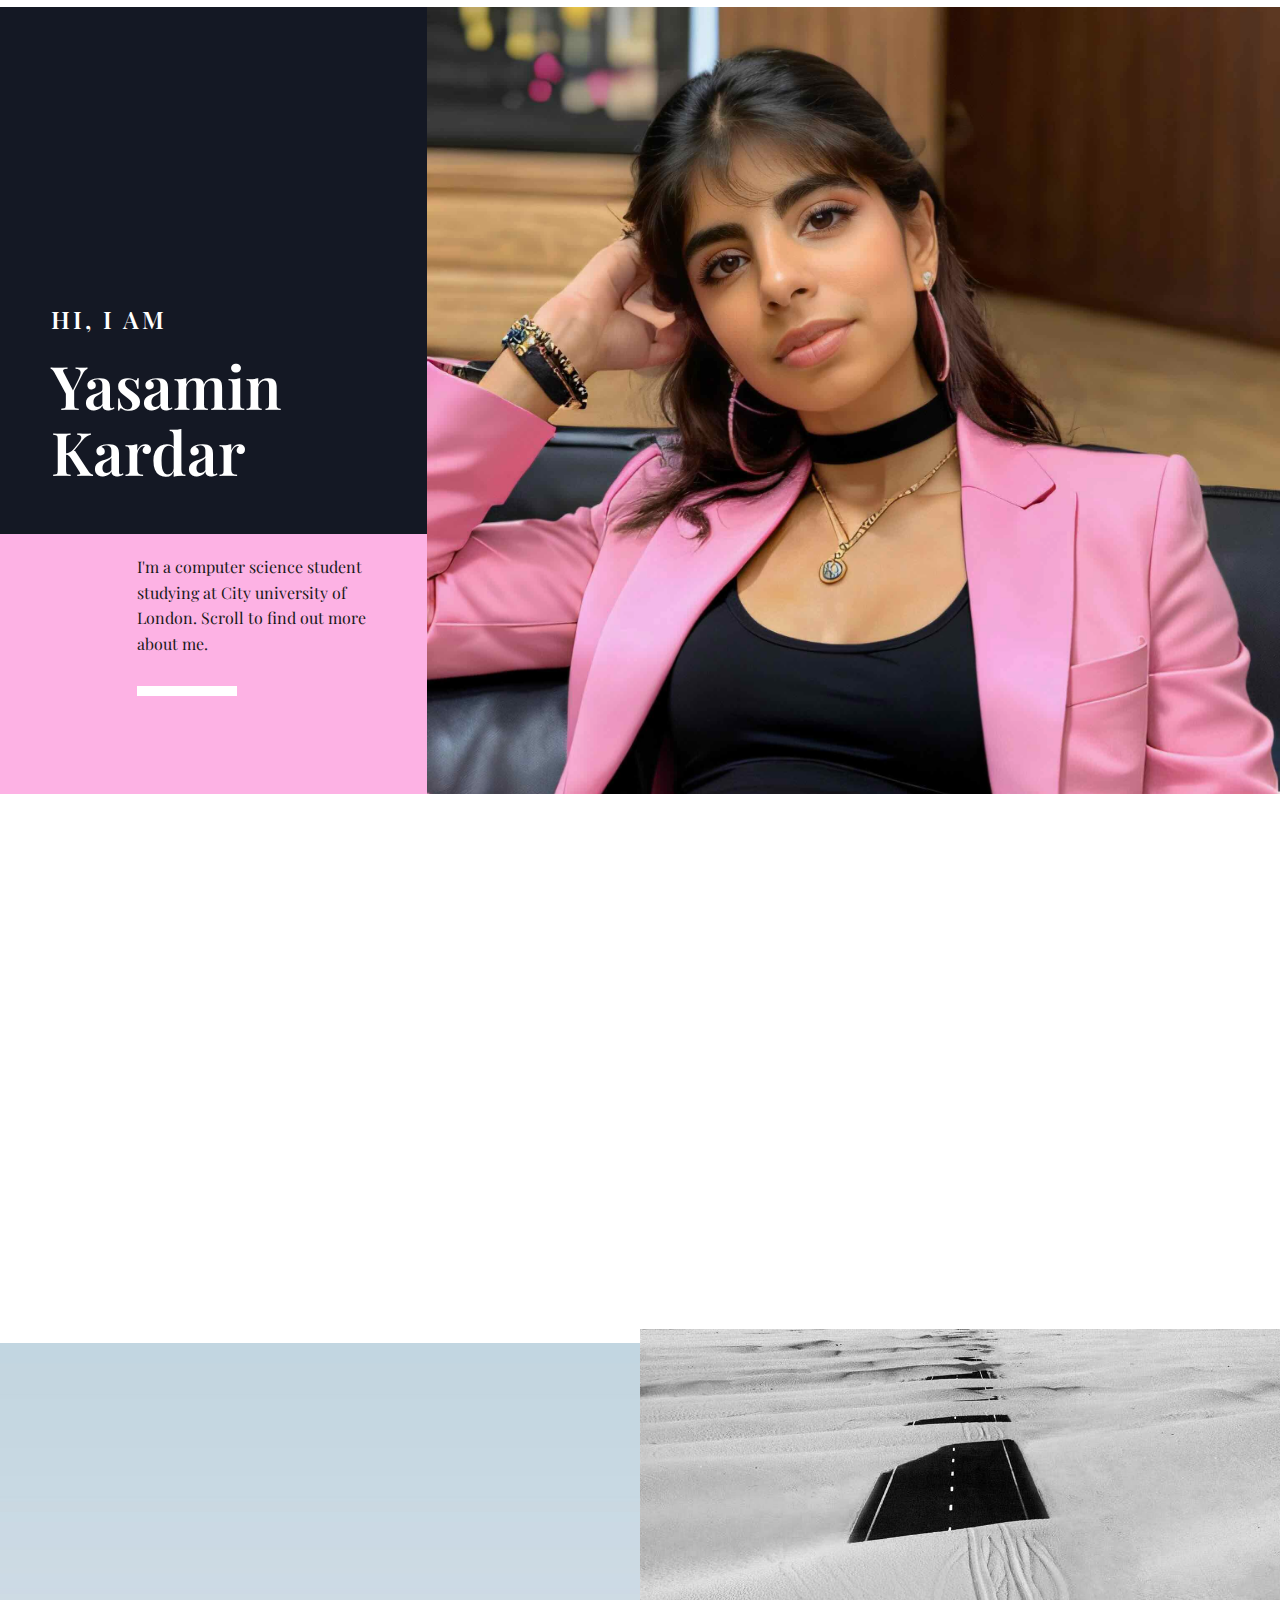
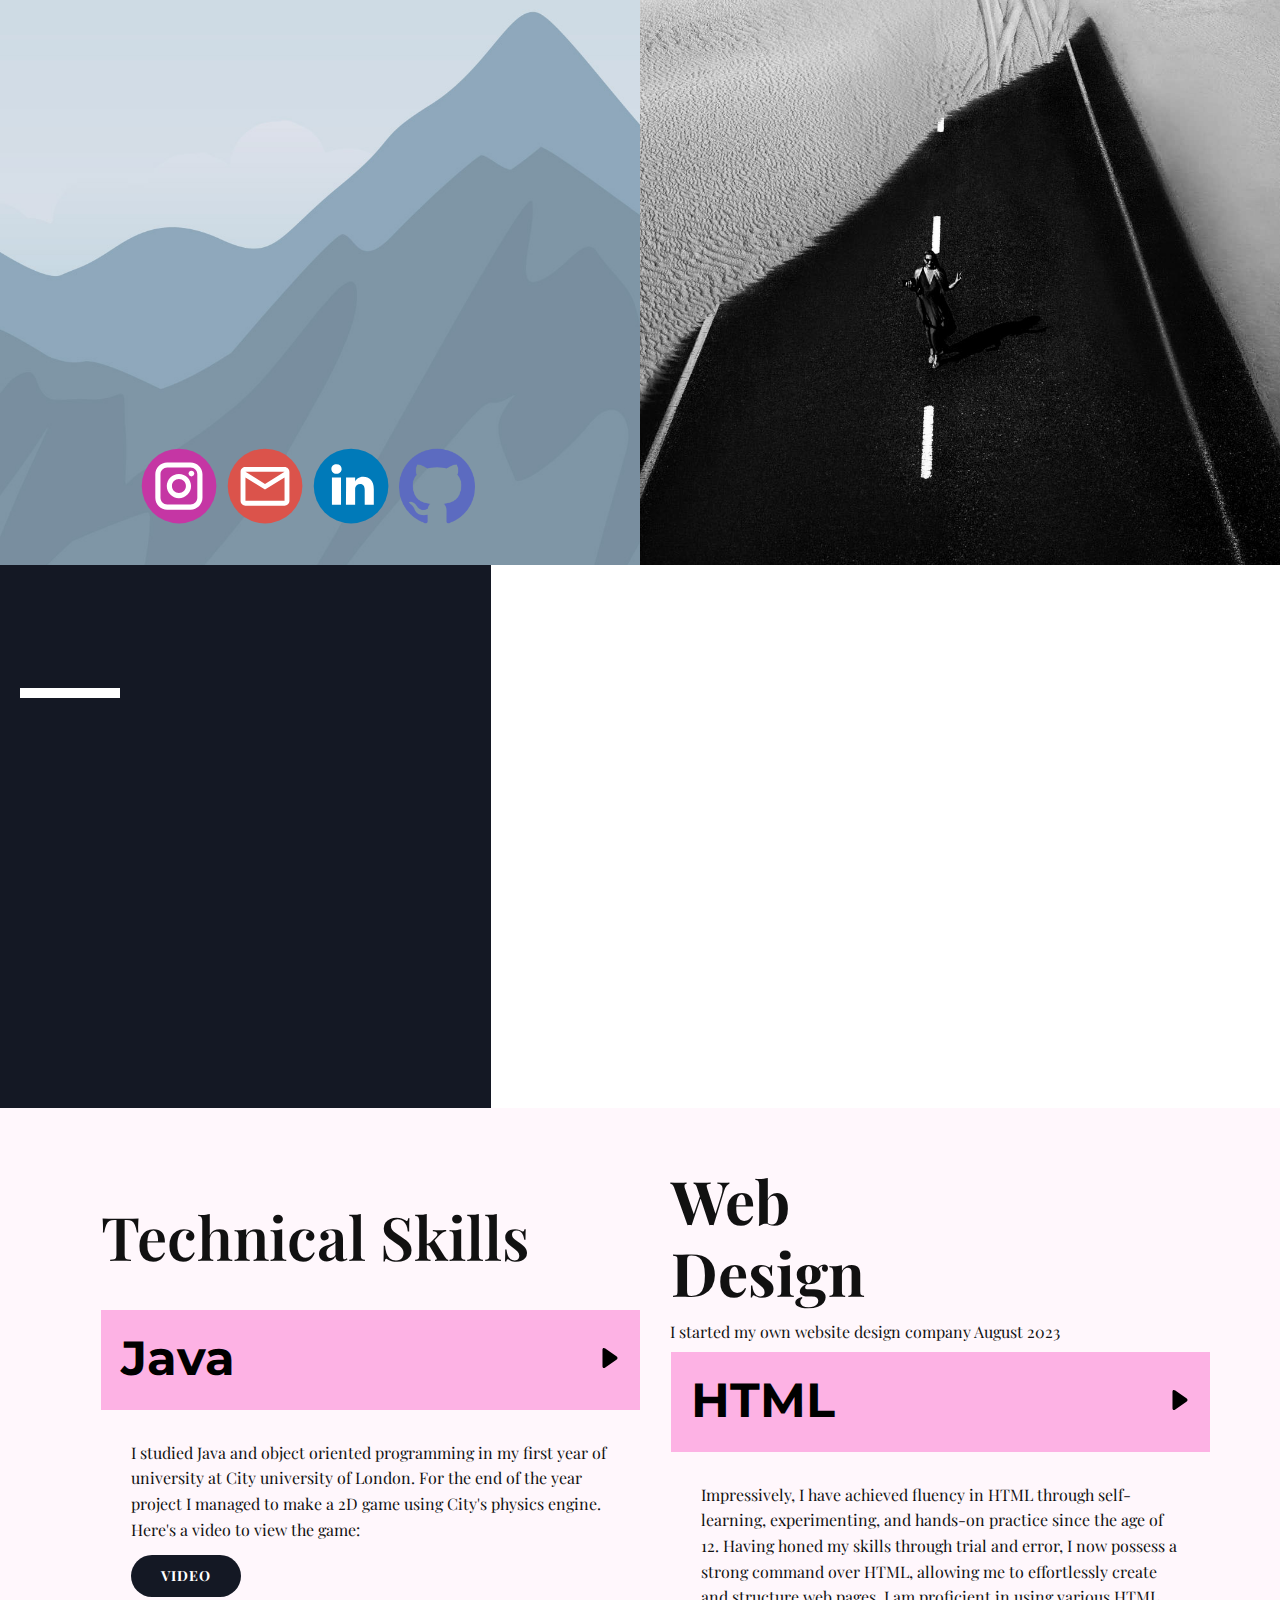
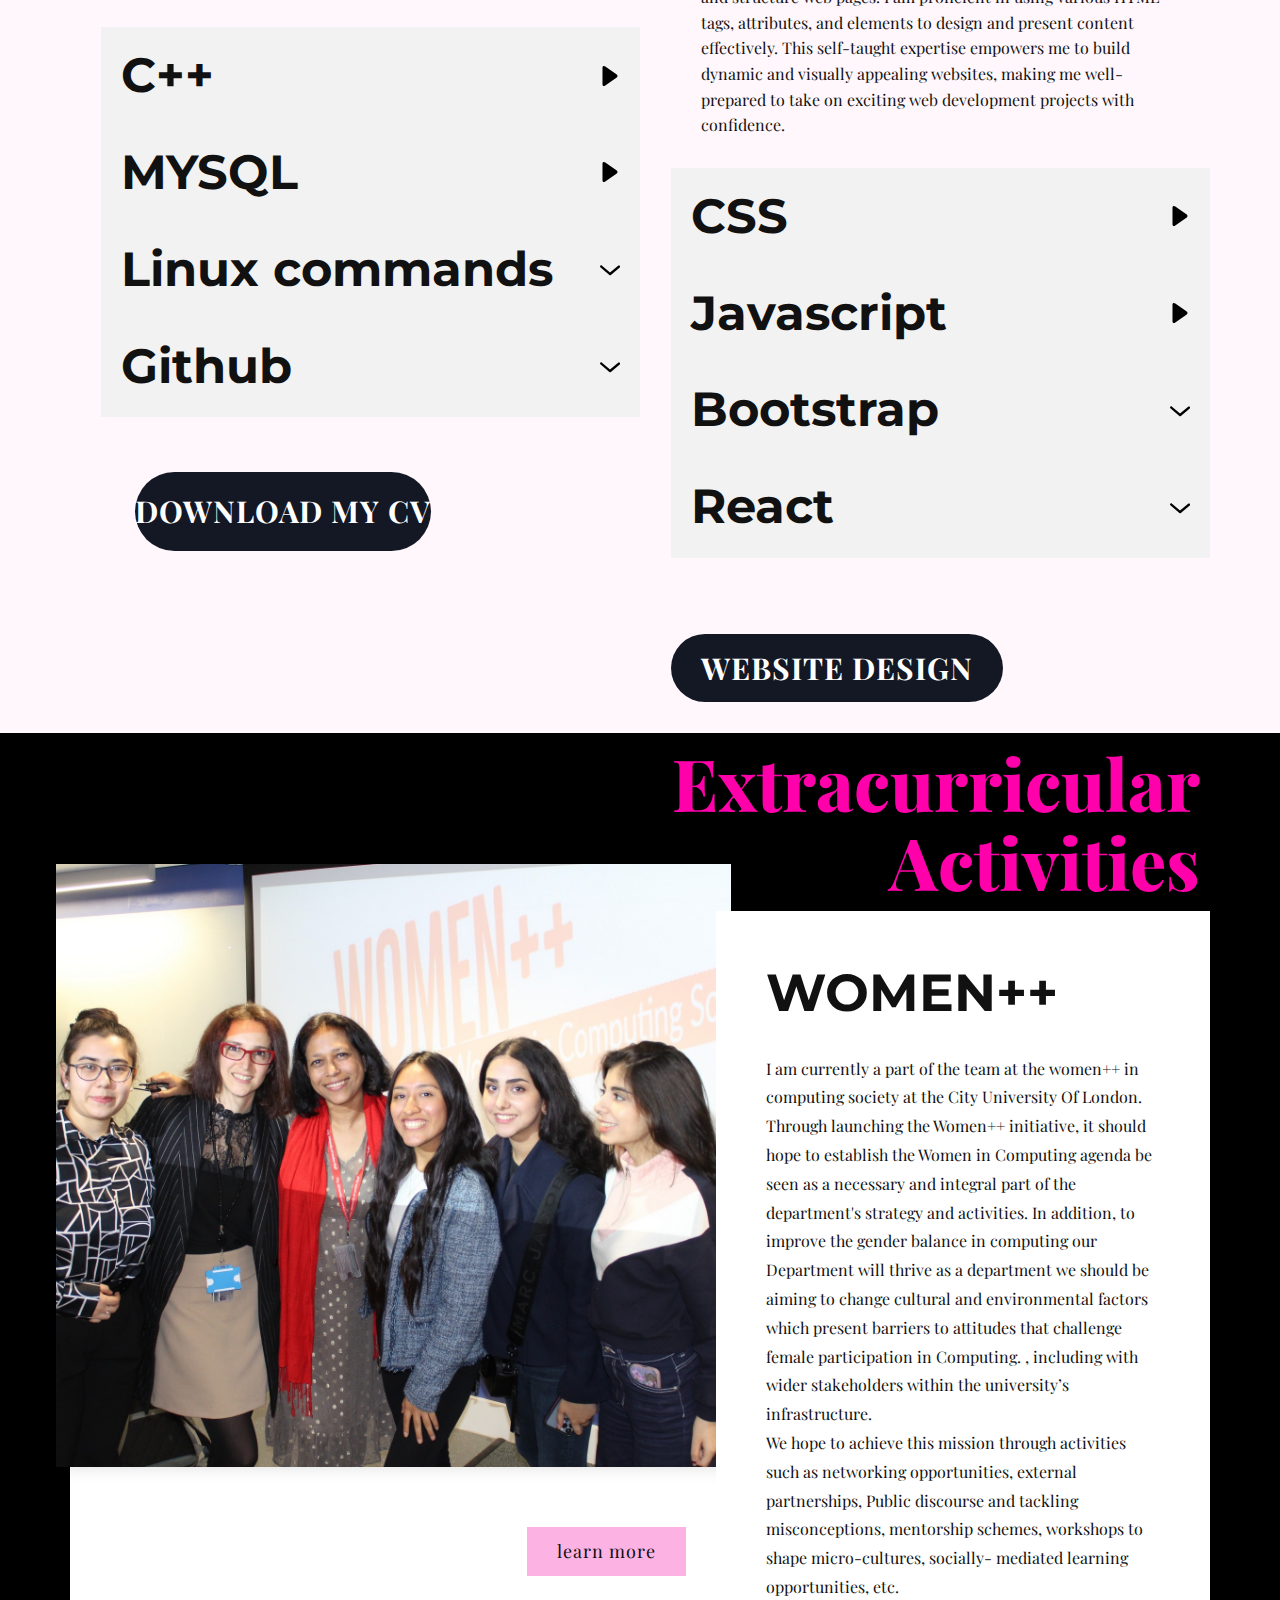
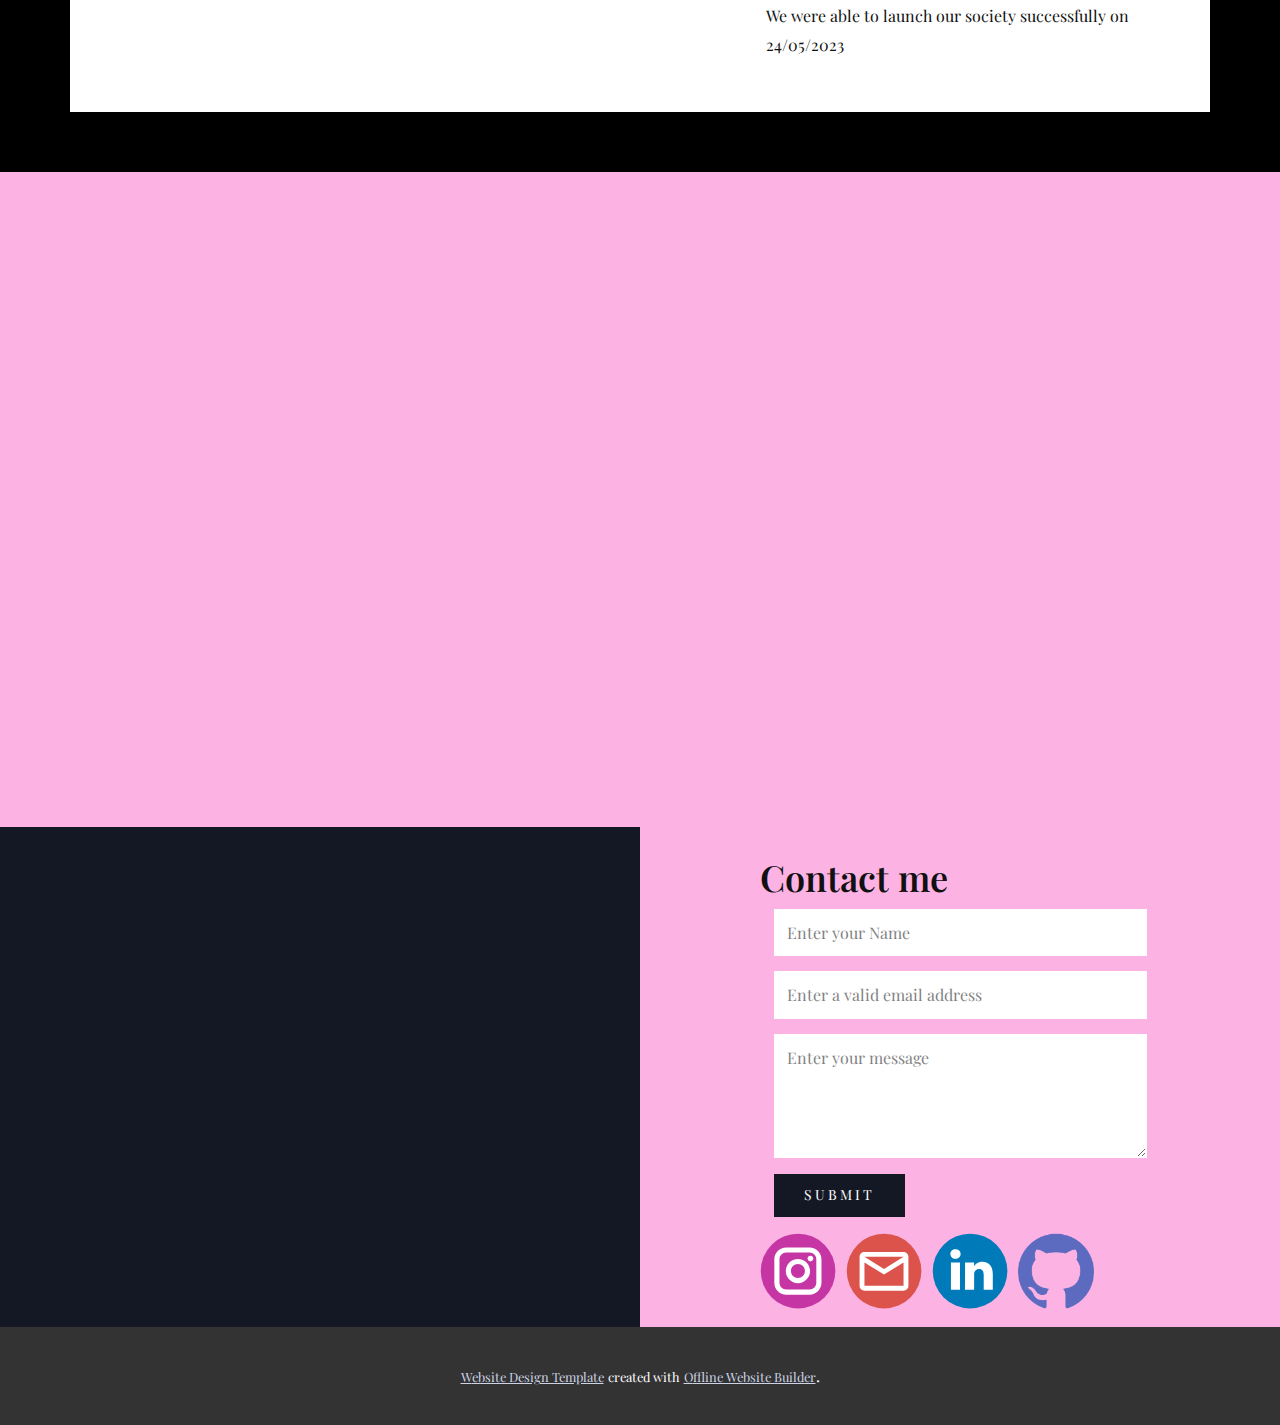
<file: Site4/index.html>
<!DOCTYPE html>
<html style="font-size: 16px;" lang="en"><head>
    <meta name="viewport" content="width=device-width, initial-scale=1.0">
    <meta charset="utf-8">
    <meta name="keywords" content="Photo Studio, Fighting Fashion Stereotypes, We believe that high-end fashion photography shouldn’t be exclusive to high-end fashion models., Get signed with a standout modelling portfolio, Portrait Photography, The artist creates, but the photographer reveals., Contact">
    <meta name="description" content="">
    <title>Home</title>
    <link rel="stylesheet" href="nicepage.css" media="screen">
<link rel="stylesheet" href="Home.css" media="screen">
    <script class="u-script" type="text/javascript" src="jquery.js" defer=""></script>
    <script class="u-script" type="text/javascript" src="nicepage.js" defer=""></script>
    <meta name="generator" content="Nicepage 5.13.1, nicepage.com">
    <meta name="referrer" content="origin">
    <link id="u-theme-google-font" rel="stylesheet" href="https://fonts.googleapis.com/css?family=Playfair+Display:400,400i,500,500i,600,600i,700,700i,800,800i,900,900i">
    <link id="u-page-google-font" rel="stylesheet" href="https://fonts.googleapis.com/css?family=Playfair+Display:400,400i,500,500i,600,600i,700,700i,800,800i,900,900i|Montserrat:100,100i,200,200i,300,300i,400,400i,500,500i,600,600i,700,700i,800,800i,900,900i|Montserrat:100,100i,200,200i,300,300i,400,400i,500,500i,600,600i,700,700i,800,800i,900,900i">
    
    
    
    
    
    
    
    
    
    <script type="application/ld+json">{
		"@context": "http://schema.org",
		"@type": "Organization",
		"name": ""
}</script>
    <meta name="theme-color" content="#141824">
    <meta property="og:title" content="Home">
    <meta property="og:type" content="website">
  <meta data-intl-tel-input-cdn-path="intlTelInput/"></head>
  <body data-home-page="Home.html" data-home-page-title="Home" class="u-body u-xl-mode" data-lang="en"> 
    <section class="u-clearfix u-section-1" id="sec-571c">
      <div class="u-clearfix u-expanded-width u-layout-wrap u-layout-wrap-1">
        <div class="u-layout">
          <div class="u-layout-row">
            <div class="u-size-20">
              <div class="u-layout-col">
                <div class="u-container-style u-layout-cell u-left-cell u-palette-1-base u-size-40 u-layout-cell-1">
                  <div class="u-container-layout u-valign-bottom u-container-layout-1">
                    <h2 class="u-heading-font u-subtitle u-text u-text-1">Hi, I am</h2>
                    <h1 class="u-heading-font u-text u-title u-text-2">Yasamin Kardar</h1>
                  </div>
                </div>
                <div class="u-container-style u-layout-cell u-left-cell u-palette-3-base u-size-40 u-layout-cell-2">
                  <div class="u-container-layout u-container-layout-2">
                    <p class="u-text u-text-grey-90 u-text-3">I'm a computer science student studying at City university of London. Scroll to find out more about me.</p>
                    <div class="u-border-10 u-border-white u-line u-line-horizontal u-line-1"></div>
                  </div>
                </div>
              </div>
            </div>
            <div class="u-size-40">
              <div class="u-layout-col">
                <div class="u-container-style u-image u-layout-cell u-right-cell u-size-50 u-image-1" data-image-width="2048" data-image-height="3072">
                  <div class="u-container-layout u-container-layout-3"></div>
                </div>
              </div>
            </div>
          </div>
        </div>
      </div>
    </section>
    <section class="u-clearfix u-valign-top u-section-2" id="sec-d360">
      <div class="u-clearfix u-expanded-width u-layout-wrap u-layout-wrap-1">
        <div class="u-layout">
          <div class="u-layout-row">
            <div class="u-container-style u-layout-cell u-left-cell u-size-20 u-layout-cell-1" data-animation-name="customAnimationIn" data-animation-duration="1000" data-animation-delay="1000">
              <div class="u-container-layout u-container-layout-1">
                <h5 class="u-text u-text-1">Technical skills</h5>
                <ul class="u-text u-text-body-color u-text-2">
                  <li> Java: I've passed the Java module in my course with 86%. In my final project I have made a 2D game using city's physics engine and object oriented programming.&nbsp;</li>
                  <li>Web Design: I've worked with websites for a few years before I started university. These are all the technical skills that I've exelled:<br>HTML, CSS, Bootstrap, React, Javascript, Jquery, SEO
                  </li>
                  <li>MYSQL</li>
                  <li>Linux Commands</li>
                  <li>Swift</li>
                  <li>C++</li>
                  <li>Github</li>
                </ul>
                <a href="Home.html#carousel_23b9" class="u-border-none u-btn u-btn-round u-button-style u-hover-palette-3-dark-1 u-radius-6 u-btn-1">Learn more</a>
              </div>
            </div>
            <div class="u-container-style u-layout-cell u-palette-1-base u-size-20 u-layout-cell-2" data-animation-name="customAnimationIn" data-animation-duration="1000" data-animation-delay="500">
              <div class="u-container-layout u-container-layout-2">
                <h5 class="u-text u-text-3">About me</h5>
                <h2 class="u-text u-text-4">
                  <a class="u-active-none u-border-none u-btn u-button-link u-button-style u-hover-none u-none u-text-hover-palette-3-light-2 u-text-white u-btn-2" href="https://www.city.ac.uk/prospective-students/courses/undergraduate/computer-science-msci" target="_blank">I'm studying Computer science with integrated master's (with Honours) at City university of London</a>
                </h2>
                <p class="u-text u-text-5">Graduating in 2026</p>
              </div>
            </div>
            <div class="u-container-style u-layout-cell u-palette-3-base u-right-cell u-size-20 u-layout-cell-3" data-animation-name="customAnimationIn" data-animation-duration="1000">
              <div class="u-container-layout u-container-layout-3">
                <p class="u-custom-font u-font-playfair-display u-text u-text-body-color u-text-6"> My Extracurriculars</p>
                <ul class="u-custom-font u-file-icon u-font-playfair-display u-text u-text-7">
                  <li>President and founder of the computer science society</li>
                  <li>Founding member of Women++ in computing society</li>
                  <li>Program representitive</li>
                  <li>University Ambassador&nbsp;</li>
                </ul>
                <div class="u-border-10 u-border-white u-line u-line-horizontal u-line-1"></div>
                <p class="u-custom-font u-font-playfair-display u-text u-text-body-color u-text-default u-text-8">It's worth to mention that I've also successed to pass with a 1:1 (above 80%) avarage grade so far.&nbsp;</p>
                <a href="Home.html#carousel_2050" class="u-btn u-btn-round u-button-style u-hover-palette-1-light-1 u-palette-1-base u-radius-6 u-btn-3">Learn more<br>
                </a>
              </div>
            </div>
          </div>
        </div>
      </div>
    </section>
    <section class="u-clearfix u-image u-section-3" id="sec-4ad6">
      <div class="u-clearfix u-expanded-width u-layout-wrap u-layout-wrap-1">
        <div class="u-gutter-0 u-layout">
          <div class="u-layout-row">
            <div class="u-size-30 u-size-60-md">
              <div class="u-layout-col">
                <div class="u-container-style u-layout-cell u-palette-3-base u-right-cell u-size-20 u-layout-cell-1" data-animation-name="customAnimationIn" data-animation-duration="1000" data-animation-delay="500">
                  <div class="u-container-layout u-valign-middle u-container-layout-1">
                    <p class="u-text u-text-1">I like to think that what makes me valuable is not my coding skills or how many awards I've won. I think it's important to judge a person on all of their qualities because real life is not social media and people are not rated based on how many followers and likes they have. Because technically you can assign a number to each person based on their year's of experience, their skills and their network. But I like to judge myself off of the road that I'm pacing. I like to turn around and look at where I've came from because when I was younger there was no way I could believe that I'm here today. And I like to look ahead at the road in front of me because I know that I'm going to enjoy every step in this way. Also if I've made it so far, I know I can make it.&nbsp;</p>
                  </div>
                </div>
                <div class="u-container-style u-layout-cell u-palette-1-base u-right-cell u-size-40 u-layout-cell-2" data-animation-name="customAnimationIn" data-animation-duration="1000" data-animation-delay="0">
                  <div class="u-container-layout u-container-layout-2">
                    <p class="u-text u-text-2">Full name: Yasamin Kardar<br>Birthday: 20/08/2003<br>Email:&nbsp; yasamin.kardar@city.ac.uk
                    </p>
                    <div class="u-border-10 u-border-white u-line u-line-horizontal u-line-1"></div>
                  </div>
                </div>
              </div>
            </div>
            <div class="u-size-30 u-size-60-md">
              <div class="u-layout-row">
                <div class="u-container-style u-effect-hover-slide u-image u-layout-cell u-left-cell u-size-60 u-image-1">
                  <div class="u-container-layout u-container-layout-3"></div>
                </div>
              </div>
            </div>
          </div>
        </div>
      </div>
    </section>
    <section class="u-clearfix u-valign-middle u-section-4" id="carousel_bc33">
      <div class="u-clearfix u-expanded-width u-layout-wrap u-layout-wrap-1">
        <div class="u-layout">
          <div class="u-layout-row">
            <div class="u-container-style u-layout-cell u-palette-1-base u-size-23 u-layout-cell-1">
              <div class="u-container-layout u-container-layout-1">
                <div class="u-border-10 u-border-white u-line u-line-horizontal u-line-1"></div>
                <img class="u-image u-image-contain u-image-default u-image-1" src="images/IMG_1927.png" alt="" data-image-width="3024" data-image-height="4032" data-animation-name="customAnimationIn" data-animation-duration="1000">
                <div class="u-social-icons u-spacing-10 u-social-icons-1">
                  <a class="u-social-url" title="instagram" target="_blank" href="https://instagram.com/thisisyasamin_"><span class="u-icon u-social-icon u-social-instagram u-icon-1"><svg class="u-svg-link" preserveAspectRatio="xMidYMin slice" viewBox="0 0 112 112" style=""><use xmlns:xlink="http://www.w3.org/1999/xlink" xlink:href="#svg-30bd"></use></svg><svg class="u-svg-content" viewBox="0 0 112 112" x="0" y="0" id="svg-30bd"><circle fill="currentColor" cx="56.1" cy="56.1" r="55"></circle><path fill="#FFFFFF" d="M55.9,38.2c-9.9,0-17.9,8-17.9,17.9C38,66,46,74,55.9,74c9.9,0,17.9-8,17.9-17.9C73.8,46.2,65.8,38.2,55.9,38.2
z M55.9,66.4c-5.7,0-10.3-4.6-10.3-10.3c-0.1-5.7,4.6-10.3,10.3-10.3c5.7,0,10.3,4.6,10.3,10.3C66.2,61.8,61.6,66.4,55.9,66.4z"></path><path fill="#FFFFFF" d="M74.3,33.5c-2.3,0-4.2,1.9-4.2,4.2s1.9,4.2,4.2,4.2s4.2-1.9,4.2-4.2S76.6,33.5,74.3,33.5z"></path><path fill="#FFFFFF" d="M73.1,21.3H38.6c-9.7,0-17.5,7.9-17.5,17.5v34.5c0,9.7,7.9,17.6,17.5,17.6h34.5c9.7,0,17.5-7.9,17.5-17.5V38.8
C90.6,29.1,82.7,21.3,73.1,21.3z M83,73.3c0,5.5-4.5,9.9-9.9,9.9H38.6c-5.5,0-9.9-4.5-9.9-9.9V38.8c0-5.5,4.5-9.9,9.9-9.9h34.5
c5.5,0,9.9,4.5,9.9,9.9V73.3z"></path></svg></span>
                  </a>
                  <a class="u-social-url" target="_blank" data-type="Email" title="Email" href="mailto:yasamin.kardar@city.ac.uk"><span class="u-icon u-social-email u-social-icon u-icon-2"><svg class="u-svg-link" preserveAspectRatio="xMidYMin slice" viewBox="0 0 112 112" style=""><use xmlns:xlink="http://www.w3.org/1999/xlink" xlink:href="#svg-fe02"></use></svg><svg class="u-svg-content" viewBox="0 0 112 112" x="0" y="0" id="svg-fe02"><circle fill="currentColor" cx="56.1" cy="56.1" r="55"></circle><path id="path3864" fill="#FFFFFF" d="M27.2,28h57.6c4,0,7.2,3.2,7.2,7.2l0,0v42.7c0,3.9-3.2,7.2-7.2,7.2l0,0H27.2
	c-4,0-7.2-3.2-7.2-7.2V35.2C20,31.1,23.2,28,27.2,28 M56,52.9l28.8-17.8H27.2L56,52.9 M27.2,77.7h57.6V43.5L56,61.3L27.2,43.5V77.7z
	"></path></svg></span>
                  </a>
                  <a class="u-social-url" target="_blank" data-type="LinkedIn" title="linkedin" href="www.linkedin.com/in/yasamin-kardar"><span class="u-icon u-social-icon u-social-linkedin u-icon-3"><svg class="u-svg-link" preserveAspectRatio="xMidYMin slice" viewBox="0 0 112 112" style=""><use xmlns:xlink="http://www.w3.org/1999/xlink" xlink:href="#svg-c2b3"></use></svg><svg class="u-svg-content" viewBox="0 0 112 112" x="0" y="0" id="svg-c2b3"><circle fill="currentColor" cx="56.1" cy="56.1" r="55"></circle><path fill="#FFFFFF" d="M41.3,83.7H27.9V43.4h13.4V83.7z M34.6,37.9L34.6,37.9c-4.6,0-7.5-3.1-7.5-7c0-4,3-7,7.6-7s7.4,3,7.5,7
      C42.2,34.8,39.2,37.9,34.6,37.9z M89.6,83.7H76.2V62.2c0-5.4-1.9-9.1-6.8-9.1c-3.7,0-5.9,2.5-6.9,4.9c-0.4,0.9-0.4,2.1-0.4,3.3v22.5
      H48.7c0,0,0.2-36.5,0-40.3h13.4v5.7c1.8-2.7,5-6.7,12.1-6.7c8.8,0,15.4,5.8,15.4,18.1V83.7z"></path></svg></span>
                  </a>
                  <a class="u-social-url" target="_blank" data-type="Custom" title="Custom" href="https://github.com/kardaryasamin"><span class="u-file-icon u-icon u-social-custom u-social-icon u-icon-4"><img src="images/733553.png" alt=""></span>
                  </a>
                </div>
              </div>
            </div>
            <div class="u-container-style u-layout-cell u-size-37 u-layout-cell-2">
              <div class="u-container-layout u-container-layout-2">
                <div class="u-expanded-width u-list u-list-1">
                  <div class="u-repeater u-repeater-1">
                    <div class="u-align-center-xs u-container-style u-list-item u-repeater-item u-list-item-1" data-animation-name="customAnimationIn" data-animation-duration="1000" data-animation-delay="2000">
                      <div class="u-container-layout u-similar-container u-container-layout-3">
                        <h3 class="u-custom-font u-font-montserrat u-text u-text-default u-text-1">2018</h3>
                        <div class="u-palette-3-base u-preserve-proportions u-shape u-shape-circle u-shape-1"></div>
                        <p class="u-text u-text-default u-text-grey-50 u-text-2">I managed to get into the special talent school in Tehran, Iran (Farzanegan) where I studied for math olympiads and managed to pass the national exam. Unfortunetly I had to move before the international exam</p>
                      </div>
                    </div>
                    <div class="u-align-center-xs u-container-style u-list-item u-repeater-item u-list-item-2" data-animation-name="customAnimationIn" data-animation-duration="1000" data-animation-delay="1000">
                      <div class="u-container-layout u-similar-container u-container-layout-4">
                        <h3 class="u-custom-font u-font-montserrat u-text u-text-default u-text-3">2020</h3>
                        <div class="u-palette-3-base u-preserve-proportions u-shape u-shape-circle u-shape-2"></div>
                        <p class="u-text u-text-default u-text-grey-50 u-text-4">I moved to Goteborg, Sweden, with my family. I entered International Highschool of goteborg region and started studying in IB (​international baccalaureate)</p>
                      </div>
                    </div>
                    <div class="u-align-center-xs u-container-style u-list-item u-repeater-item u-list-item-3" data-animation-name="customAnimationIn" data-animation-duration="1000">
                      <div class="u-container-layout u-similar-container u-container-layout-5">
                        <h3 class="u-custom-font u-font-montserrat u-text u-text-default u-text-5">2022</h3>
                        <div class="u-palette-3-base u-preserve-proportions u-shape u-shape-circle u-shape-3"></div>
                        <p class="u-text u-text-default u-text-grey-50 u-text-6">Graduated from IHGR with my&nbsp;international baccalaureate diploma</p>
                      </div>
                    </div>
                  </div>
                </div>
              </div>
            </div>
          </div>
        </div>
      </div>
    </section>
    <section class="u-align-center u-clearfix u-palette-3-light-3 u-section-5" id="carousel_23b9">
      <div class="u-clearfix u-sheet u-valign-middle u-sheet-1">
        <div class="u-clearfix u-expanded-width u-layout-wrap u-layout-wrap-1">
          <div class="u-layout">
            <div class="u-layout-row">
              <div class="u-align-left u-container-style u-layout-cell u-size-30 u-layout-cell-1">
                <div class="u-container-layout u-container-layout-1">
                  <h1 class="u-text u-text-default u-text-1">Technical Skills</h1>
                  <div class="u-accordion u-accordion-1">
                    <div class="u-accordion-item">
                      <a class="active u-accordion-link u-active-palette-3-base u-border-active-palette-3-base u-button-style u-custom-font u-font-montserrat u-grey-5 u-text-active-black u-text-body-color u-accordion-link-1" id="link-accordion-f752" aria-controls="accordion-f752" aria-selected="true">
                        <span class="u-accordion-link-text">Java</span><span class="u-accordion-link-icon u-icon u-text-black u-icon-1"><svg class="u-svg-link" preserveAspectRatio="xMidYMin slice" viewBox="0 0 494.148 494.148" style=""><use xmlns:xlink="http://www.w3.org/1999/xlink" xlink:href="#svg-7114"></use></svg><svg class="u-svg-content" viewBox="0 0 494.148 494.148" x="0px" y="0px" id="svg-7114" style="enable-background:new 0 0 494.148 494.148;"><g><g><path d="M405.284,201.188L130.804,13.28C118.128,4.596,105.356,0,94.74,0C74.216,0,61.52,16.472,61.52,44.044v406.124    c0,27.54,12.68,43.98,33.156,43.98c10.632,0,23.2-4.6,35.904-13.308l274.608-187.904c17.66-12.104,27.44-28.392,27.44-45.884    C432.632,229.572,422.964,213.288,405.284,201.188z"></path>
</g>
</g></svg></span>
                      </a>
                      <div class="u-accordion-active u-accordion-pane u-container-style u-accordion-pane-1" id="accordion-f752" aria-labelledby="link-accordion-f752">
                        <div class="u-container-layout u-container-layout-2">
                          <p class="u-text u-text-default u-text-2">I studied Java and object oriented programming in my first year of university at City university of London. For the end of the year project I managed to make a 2D game using City's physics engine.&nbsp;<br>Here's a video to view the game:<br>
                            <br>
                          </p>
                          <a href="https://cityuni-my.sharepoint.com/personal/yasamin_kardar_city_ac_uk/_layouts/15/stream.aspx?id=%2Fpersonal%2Fyasamin%5Fkardar%5Fcity%5Fac%5Fuk%2FDocuments%2FRecording%2D20230507%5F165407%2Ewebm" class="u-btn u-btn-round u-button-style u-hover-palette-1-light-1 u-palette-1-base u-radius-50 u-btn-1" target="_blank">Video<br>
                          </a>
                        </div>
                      </div>
                    </div>
                    <div class="u-accordion-item">
                      <a class="u-accordion-link u-active-palette-3-base u-border-active-palette-3-base u-button-style u-custom-font u-font-montserrat u-grey-5 u-text-active-black u-text-body-color u-accordion-link-2" id="link-accordion-c23a" aria-controls="accordion-c23a" aria-selected="false">
                        <span class="u-accordion-link-text">C++</span><span class="u-accordion-link-icon u-icon u-text-black u-icon-2"><svg class="u-svg-link" preserveAspectRatio="xMidYMin slice" viewBox="0 0 494.148 494.148" style=""><use xmlns:xlink="http://www.w3.org/1999/xlink" xlink:href="#svg-479a"></use></svg><svg class="u-svg-content" viewBox="0 0 494.148 494.148" x="0px" y="0px" id="svg-479a" style="enable-background:new 0 0 494.148 494.148;"><g><g><path d="M405.284,201.188L130.804,13.28C118.128,4.596,105.356,0,94.74,0C74.216,0,61.52,16.472,61.52,44.044v406.124    c0,27.54,12.68,43.98,33.156,43.98c10.632,0,23.2-4.6,35.904-13.308l274.608-187.904c17.66-12.104,27.44-28.392,27.44-45.884    C432.632,229.572,422.964,213.288,405.284,201.188z"></path>
</g>
</g></svg></span>
                      </a>
                      <div class="u-accordion-pane u-container-style u-accordion-pane-2" id="accordion-c23a" aria-labelledby="link-accordion-c23a">
                        <div class="u-container-layout u-container-layout-3">
                          <p class="u-text u-text-default u-text-3">I'm going to learn it fully next year</p>
                        </div>
                      </div>
                    </div>
                    <div class="u-accordion-item">
                      <a class="u-accordion-link u-active-palette-3-base u-border-active-palette-3-base u-button-style u-custom-font u-font-montserrat u-grey-5 u-text-active-black u-text-body-color u-accordion-link-3" id="link-accordion-aae7" aria-controls="accordion-aae7" aria-selected="false">
                        <span class="u-accordion-link-text">MYSQL</span><span class="u-accordion-link-icon u-icon u-text-black u-icon-3"><svg class="u-svg-link" preserveAspectRatio="xMidYMin slice" viewBox="0 0 494.148 494.148" style=""><use xmlns:xlink="http://www.w3.org/1999/xlink" xlink:href="#svg-e074"></use></svg><svg class="u-svg-content" viewBox="0 0 494.148 494.148" x="0px" y="0px" id="svg-e074" style="enable-background:new 0 0 494.148 494.148;"><g><g><path d="M405.284,201.188L130.804,13.28C118.128,4.596,105.356,0,94.74,0C74.216,0,61.52,16.472,61.52,44.044v406.124    c0,27.54,12.68,43.98,33.156,43.98c10.632,0,23.2-4.6,35.904-13.308l274.608-187.904c17.66-12.104,27.44-28.392,27.44-45.884    C432.632,229.572,422.964,213.288,405.284,201.188z"></path>
</g>
</g></svg></span>
                      </a>
                      <div class="u-accordion-pane u-container-style u-accordion-pane-3" id="accordion-aae7" aria-labelledby="link-accordion-aae7">
                        <div class="u-container-layout u-container-layout-4">
                          <p class="u-text u-text-default u-text-4"> After completing the databases class, I have gained a comprehensive understanding of MySQL. I now possess the skills to design efficient database schemas, execute complex queries, and ensure data integrity. This knowledge equips me to confidently work with real-world data scenarios and effectively handle various database-related tasks in my future projects or professional endeavors.</p>
                        </div>
                      </div>
                    </div>
                    <div class="u-accordion-item">
                      <a class="u-accordion-link u-active-palette-3-base u-border-active-palette-3-base u-button-style u-custom-font u-font-montserrat u-grey-5 u-text-active-black u-text-body-color u-accordion-link-4" id="link-d42b" aria-controls="d42b" aria-selected="false">
                        <span class="u-accordion-link-text">Linux commands</span><span class="u-accordion-link-icon u-icon u-text-black u-icon-4"><svg class="u-svg-link" preserveAspectRatio="xMidYMin slice" viewBox="0 0 16 16" style=""><use xmlns:xlink="http://www.w3.org/1999/xlink" xlink:href="#svg-0c85"></use></svg><svg class="u-svg-content" viewBox="0 0 16 16" x="0px" y="0px" id="svg-0c85"><path d="M8,10.7L1.6,5.3c-0.4-0.4-1-0.4-1.3,0c-0.4,0.4-0.4,0.9,0,1.3l7.2,6.1c0.1,0.1,0.4,0.2,0.6,0.2s0.4-0.1,0.6-0.2l7.1-6
	c0.4-0.4,0.4-0.9,0-1.3c-0.4-0.4-1-0.4-1.3,0L8,10.7z"></path></svg></span>
                      </a>
                      <div class="u-accordion-pane u-container-style u-accordion-pane-4" id="d42b" aria-labelledby="link-d42b">
                        <div class="u-container-layout u-container-layout-5">
                          <p class="u-text u-text-default u-text-5"> I am now proficient in utilizing various simple Linux commands. I have gained the ability to navigate the file system, manage files and directories, manipulate file content, and execute essential administrative tasks on a Linux system. This newfound knowledge empowers me to work efficiently in the Linux environment and accomplish basic tasks with ease.</p>
                        </div>
                      </div>
                    </div>
                    <div class="u-accordion-item">
                      <a class="u-accordion-link u-active-palette-3-base u-border-active-palette-3-base u-button-style u-custom-font u-font-montserrat u-grey-5 u-text-active-black u-text-body-color u-accordion-link-5" id="link-d919" aria-controls="d919" aria-selected="false">
                        <span class="u-accordion-link-text">Github</span><span class="u-accordion-link-icon u-icon u-text-black u-icon-5"><svg class="u-svg-link" preserveAspectRatio="xMidYMin slice" viewBox="0 0 16 16" style=""><use xmlns:xlink="http://www.w3.org/1999/xlink" xlink:href="#svg-1ded"></use></svg><svg class="u-svg-content" viewBox="0 0 16 16" x="0px" y="0px" id="svg-1ded"><path d="M8,10.7L1.6,5.3c-0.4-0.4-1-0.4-1.3,0c-0.4,0.4-0.4,0.9,0,1.3l7.2,6.1c0.1,0.1,0.4,0.2,0.6,0.2s0.4-0.1,0.6-0.2l7.1-6
	c0.4-0.4,0.4-0.9,0-1.3c-0.4-0.4-1-0.4-1.3,0L8,10.7z"></path></svg></span>
                      </a>
                      <div class="u-accordion-pane u-container-style u-accordion-pane-5" id="d919" aria-labelledby="link-d919">
                        <div class="u-container-layout u-container-layout-6">
                          <p class="u-text u-text-default u-text-6">You can check my projects on github in the link bellow:</p>
                          <a href="https://nicepage.com/k/membership-website-templates" class="u-btn u-btn-round u-button-style u-hover-palette-1-light-1 u-palette-1-base u-radius-50 u-btn-2">Github<br>
                          </a>
                        </div>
                      </div>
                    </div>
                  </div>
                  <a href="https://nicepage.com/html-website-builder" class="u-btn u-btn-round u-button-style u-hover-palette-1-light-1 u-palette-1-base u-radius-50 u-btn-3">Download my CV</a>
                </div>
              </div>
              <div class="u-container-style u-layout-cell u-size-30 u-layout-cell-2">
                <div class="u-container-layout u-container-layout-7">
                  <h3 class="u-text u-text-7">Web Design</h3>
                  <p class="u-text u-text-default u-text-8">I started my own website design company August 2023<span style="font-size: 1.25rem;"></span>
                  </p>
                  <div class="u-accordion u-accordion-2">
                    <div class="u-accordion-item">
                      <a class="active u-accordion-link u-active-palette-3-base u-border-active-palette-3-base u-button-style u-custom-font u-font-montserrat u-grey-5 u-text-active-black u-text-body-color u-accordion-link-6" id="link-accordion-f752" aria-controls="accordion-f752" aria-selected="true">
                        <span class="u-accordion-link-text">HTML</span><span class="u-accordion-link-icon u-icon u-text-black u-icon-6"><svg class="u-svg-link" preserveAspectRatio="xMidYMin slice" viewBox="0 0 494.148 494.148" style=""><use xmlns:xlink="http://www.w3.org/1999/xlink" xlink:href="#svg-66c9"></use></svg><svg class="u-svg-content" viewBox="0 0 494.148 494.148" x="0px" y="0px" id="svg-66c9" style="enable-background:new 0 0 494.148 494.148;"><g><g><path d="M405.284,201.188L130.804,13.28C118.128,4.596,105.356,0,94.74,0C74.216,0,61.52,16.472,61.52,44.044v406.124    c0,27.54,12.68,43.98,33.156,43.98c10.632,0,23.2-4.6,35.904-13.308l274.608-187.904c17.66-12.104,27.44-28.392,27.44-45.884    C432.632,229.572,422.964,213.288,405.284,201.188z"></path>
</g>
</g></svg></span>
                      </a>
                      <div class="u-accordion-active u-accordion-pane u-container-style u-accordion-pane-6" id="accordion-f752" aria-labelledby="link-accordion-f752">
                        <div class="u-container-layout u-container-layout-8">
                          <p class="u-text u-text-default u-text-9"> Impressively, I have achieved fluency in HTML through self-learning, experimenting, and hands-on practice since the age of 12. Having honed my skills through trial and error, I now possess a strong command over HTML, allowing me to effortlessly create and structure web pages. I am proficient in using various HTML tags, attributes, and elements to design and present content effectively. This self-taught expertise empowers me to build dynamic and visually appealing websites, making me well-prepared to take on exciting web development projects with confidence.<br>
                          </p>
                        </div>
                      </div>
                    </div>
                    <div class="u-accordion-item">
                      <a class="u-accordion-link u-active-palette-3-base u-border-active-palette-3-base u-button-style u-custom-font u-font-montserrat u-grey-5 u-text-active-black u-text-body-color u-accordion-link-7" id="link-accordion-c23a" aria-controls="accordion-c23a" aria-selected="false">
                        <span class="u-accordion-link-text">CSS</span><span class="u-accordion-link-icon u-icon u-text-black u-icon-7"><svg class="u-svg-link" preserveAspectRatio="xMidYMin slice" viewBox="0 0 494.148 494.148" style=""><use xmlns:xlink="http://www.w3.org/1999/xlink" xlink:href="#svg-d74b"></use></svg><svg class="u-svg-content" viewBox="0 0 494.148 494.148" x="0px" y="0px" id="svg-d74b" style="enable-background:new 0 0 494.148 494.148;"><g><g><path d="M405.284,201.188L130.804,13.28C118.128,4.596,105.356,0,94.74,0C74.216,0,61.52,16.472,61.52,44.044v406.124    c0,27.54,12.68,43.98,33.156,43.98c10.632,0,23.2-4.6,35.904-13.308l274.608-187.904c17.66-12.104,27.44-28.392,27.44-45.884    C432.632,229.572,422.964,213.288,405.284,201.188z"></path>
</g>
</g></svg></span>
                      </a>
                      <div class="u-accordion-pane u-container-style u-accordion-pane-7" id="accordion-c23a" aria-labelledby="link-accordion-c23a">
                        <div class="u-container-layout u-container-layout-9">
                          <p class="u-text u-text-default u-text-10"> I have acquired fluency in CSS and can seamlessly use it in conjunction with HTML to create stunning and visually captivating web designs. Through dedicated practice and self-learning, I have mastered the art of CSS styling, enabling me to customize the layout, colors, fonts, and overall appearance of web pages with ease. My proficiency in CSS empowers me to implement responsive design principles, ensuring that websites adapt flawlessly to various devices and screen sizes. With this skill set, I can bring life and creativity to web projects, making them not only functional but also aesthetically appealing. Whether it's building modern user interfaces or crafting engaging user experiences, my expertise in CSS allows me to leave a lasting impression in the digital landscape.</p>
                        </div>
                      </div>
                    </div>
                    <div class="u-accordion-item">
                      <a class="u-accordion-link u-active-palette-3-base u-border-active-palette-3-base u-button-style u-custom-font u-font-montserrat u-grey-5 u-text-active-black u-text-body-color u-accordion-link-8" id="link-accordion-aae7" aria-controls="accordion-aae7" aria-selected="false">
                        <span class="u-accordion-link-text">Javascript</span><span class="u-accordion-link-icon u-icon u-text-black u-icon-8"><svg class="u-svg-link" preserveAspectRatio="xMidYMin slice" viewBox="0 0 494.148 494.148" style=""><use xmlns:xlink="http://www.w3.org/1999/xlink" xlink:href="#svg-f4cc"></use></svg><svg class="u-svg-content" viewBox="0 0 494.148 494.148" x="0px" y="0px" id="svg-f4cc" style="enable-background:new 0 0 494.148 494.148;"><g><g><path d="M405.284,201.188L130.804,13.28C118.128,4.596,105.356,0,94.74,0C74.216,0,61.52,16.472,61.52,44.044v406.124    c0,27.54,12.68,43.98,33.156,43.98c10.632,0,23.2-4.6,35.904-13.308l274.608-187.904c17.66-12.104,27.44-28.392,27.44-45.884    C432.632,229.572,422.964,213.288,405.284,201.188z"></path>
</g>
</g></svg></span>
                      </a>
                      <div class="u-accordion-pane u-container-style u-accordion-pane-8" id="accordion-aae7" aria-labelledby="link-accordion-aae7">
                        <div class="u-container-layout u-container-layout-10">
                          <p class="u-text u-text-default u-text-11"> Having acquired a profound understanding of JavaScript during my studies in the International Baccalaureate (IB) program, I am now proficient in using this versatile programming language in conjunction with CSS and HTML. Through hands-on projects and extensive practice, I have mastered manipulating the Document Object Model (DOM), creating dynamic web elements, and handling events seamlessly. My expertise in JavaScript allows me to build interactive and responsive websites, implement complex functionalities, and create engaging user experiences. This well-rounded skill set empowers me to combine JavaScript with CSS and HTML effectively, enabling me to develop innovative and user-centric web applications that leave a lasting impact in the digital world.</p>
                        </div>
                      </div>
                    </div>
                    <div class="u-accordion-item">
                      <a class="u-accordion-link u-active-palette-3-base u-border-active-palette-3-base u-button-style u-custom-font u-font-montserrat u-grey-5 u-text-active-black u-text-body-color u-accordion-link-9" id="link-d42b" aria-controls="d42b" aria-selected="false">
                        <span class="u-accordion-link-text">Bootstrap</span><span class="u-accordion-link-icon u-icon u-text-black u-icon-9"><svg class="u-svg-link" preserveAspectRatio="xMidYMin slice" viewBox="0 0 16 16" style=""><use xmlns:xlink="http://www.w3.org/1999/xlink" xlink:href="#svg-1e41"></use></svg><svg class="u-svg-content" viewBox="0 0 16 16" x="0px" y="0px" id="svg-1e41"><path d="M8,10.7L1.6,5.3c-0.4-0.4-1-0.4-1.3,0c-0.4,0.4-0.4,0.9,0,1.3l7.2,6.1c0.1,0.1,0.4,0.2,0.6,0.2s0.4-0.1,0.6-0.2l7.1-6
	c0.4-0.4,0.4-0.9,0-1.3c-0.4-0.4-1-0.4-1.3,0L8,10.7z"></path></svg></span>
                      </a>
                      <div class="u-accordion-pane u-container-style u-accordion-pane-9" id="d42b" aria-labelledby="link-d42b">
                        <div class="u-container-layout u-container-layout-11">
                          <p class="u-text u-text-default u-text-12"> I am proficient in Bootstrap, using its pre-designed components and responsive grid system to create visually appealing and mobile-friendly websites efficiently. It streamlines the development process and ensures a consistent user experience across different devices, making it an indispensable tool in my web development toolkit.</p>
                        </div>
                      </div>
                    </div>
                    <div class="u-accordion-item">
                      <a class="u-accordion-link u-active-palette-3-base u-border-active-palette-3-base u-button-style u-custom-font u-font-montserrat u-grey-5 u-text-active-black u-text-body-color u-accordion-link-10" id="link-d919" aria-controls="d919" aria-selected="false">
                        <span class="u-accordion-link-text">React</span><span class="u-accordion-link-icon u-icon u-text-black u-icon-10"><svg class="u-svg-link" preserveAspectRatio="xMidYMin slice" viewBox="0 0 16 16" style=""><use xmlns:xlink="http://www.w3.org/1999/xlink" xlink:href="#svg-35ca"></use></svg><svg class="u-svg-content" viewBox="0 0 16 16" x="0px" y="0px" id="svg-35ca"><path d="M8,10.7L1.6,5.3c-0.4-0.4-1-0.4-1.3,0c-0.4,0.4-0.4,0.9,0,1.3l7.2,6.1c0.1,0.1,0.4,0.2,0.6,0.2s0.4-0.1,0.6-0.2l7.1-6
	c0.4-0.4,0.4-0.9,0-1.3c-0.4-0.4-1-0.4-1.3,0L8,10.7z"></path></svg></span>
                      </a>
                      <div class="u-accordion-pane u-container-style u-accordion-pane-10" id="d919" aria-labelledby="link-d919">
                        <div class="u-container-layout u-container-layout-12">
                          <p class="u-text u-text-default u-text-13"> my React proficiency enables me to create dynamic user interfaces and high-performance web applications. I build reusable components, manage state efficiently, and deliver seamless user experiences with React's virtual DOM.</p>
                        </div>
                      </div>
                    </div>
                  </div>
                  <a href="https://nicepage.com/k/birthday-html-templates" class="u-btn u-btn-round u-button-style u-hover-palette-1-light-1 u-palette-1-base u-radius-50 u-btn-4">Website design<br>
                  </a>
                </div>
              </div>
            </div>
          </div>
        </div>
      </div>
    </section>
    <section class="u-align-center u-black u-clearfix u-section-6" id="carousel_2050">
      <div class="u-clearfix u-sheet u-sheet-1">
        <h1 class="u-align-right u-text u-text-custom-color-1 u-text-1"> Extracurricular Activities</h1>
        <div class="u-clearfix u-expanded-width u-gutter-0 u-layout-wrap u-layout-wrap-1">
          <div class="u-layout" style="">
            <div class="u-layout-row" style="">
              <div class="u-align-center u-container-style u-layout-cell u-left-cell u-size-34 u-size-xs-60 u-white u-layout-cell-1" src="">
                <div class="u-container-layout u-container-layout-1" src="">
                  <img src="images/IMG_2430.jpg" alt="" class="u-image u-image-default u-image-1" data-image-width="5184" data-image-height="3456">
                  <a href="https://nicepage.com/html-website-builder" class="u-border-none u-btn u-button-style u-palette-3-base u-btn-1">learn more</a>
                </div>
              </div>
              <div class="u-align-left u-container-style u-layout-cell u-right-cell u-size-26 u-size-xs-60 u-white u-layout-cell-2">
                <div class="u-container-layout u-container-layout-2">
                  <h3 class="u-text u-text-2">women++</h3>
                  <p class="u-text u-text-3"> I am currently a part of the team at the women++ in computing society at the City University Of London. Through launching the Women++ initiative, it should hope to establish the Women in Computing agenda be seen as a necessary and integral part of the department's strategy and activities. In addition, to improve the gender balance in computing our Department will thrive as a department we should be aiming to change cultural and environmental factors which present barriers to attitudes that challenge female participation in Computing. , including with wider stakeholders within the university’s infrastructure.<br>We hope to achieve this mission through activities such as networking opportunities, external partnerships, Public discourse and tackling misconceptions, mentorship schemes, workshops to shape micro-cultures, socially- mediated learning opportunities, etc. <br>We were able to launch our society successfully on 24/05/2023
                  </p>
                </div>
              </div>
            </div>
          </div>
        </div>
      </div>
    </section>
    <section class="u-clearfix u-palette-3-base u-section-7" id="sec-38d0">
      <div class="u-clearfix u-gutter-0 u-layout-wrap u-layout-wrap-1">
        <div class="u-layout" style="">
          <div class="u-layout-row" style="">
            <div class="u-container-style u-layout-cell u-left-cell u-palette-3-base u-size-30 u-size-xs-60 u-layout-cell-1" src="" data-animation-name="customAnimationIn" data-animation-duration="500">
              <div class="u-container-layout u-valign-middle u-container-layout-1">
                <h2 class="u-align-center u-text u-text-default u-text-1">Computer science society</h2>
                <p class="u-align-left u-text u-text-2"> Co-Founded the Computer Science society in my first term now consisting of over 75 paid members with a dual president system, successfully managed a team of committee members delegating tasks and responsibilities to ensure that all aspects of the society were running smoothly and efficiently.<br>▪ Organized and hosted various successful events including tournaments, movie nights, tech talks with lecturers, and revision sessions with an average attendance rate of 50% which is within the top 3% at City.<br>▪ Finalised a faculty deal to secure additional funding for the society in-exchange for the assistance and promotion of future faculty led events which led to a 60% increase in attendance for said events.<br>▪ Actively promoted diversity and inclusion within the Computer Science society, working to create a welcoming and supportive environment for members from all backgrounds.<br>→ Attended the Royal Hackaway V6 at Royal Holloway, University of London with fellow society members.
                </p>
                <a href="" class="u-btn u-button-style u-hover-palette-1-dark-1 u-palette-1-base u-btn-1">learn more</a>
              </div>
            </div>
            <div class="u-align-center u-container-style u-image u-layout-cell u-right-cell u-size-30 u-size-xs-60 u-image-1" src="" data-image-width="1042" data-image-height="1280" data-animation-name="customAnimationIn" data-animation-duration="500" data-animation-delay="500">
              <div class="u-container-layout u-valign-middle u-container-layout-2" src=""></div>
            </div>
          </div>
        </div>
      </div>
    </section>
    <section class="u-clearfix u-section-8" id="carousel_e8d9">
      <div class="u-clearfix u-expanded-width u-layout-wrap u-palette-1-base u-layout-wrap-1">
        <div class="u-layout">
          <div class="u-layout-row">
            <div class="u-container-style u-layout-cell u-left-cell u-size-30 u-video u-video-contain u-video-1">
              <div class="u-absolute-hcenter u-background-video u-expanded" style="">
                <div class="embed-responsive embed-responsive-1">
                  <iframe style="position: absolute;top: 0;left: 0;width: 100%;height: 100%;" class="embed-responsive-item" src="https://www.youtube.com/embed/9CN-4cY9pfM?playlist=9CN-4cY9pfM&amp;loop=1&amp;mute=1&amp;showinfo=0&amp;controls=0&amp;start=0&amp;autoplay=1" data-autoplay="1" frameborder="0" allowfullscreen=""></iframe>
                </div>
                <div class="u-video-shading"></div>
              </div>
              <div class="u-container-layout u-container-layout-1"></div>
            </div>
            <div class="u-container-style u-layout-cell u-palette-3-base u-right-cell u-size-30 u-layout-cell-2">
              <div class="u-container-layout u-container-layout-2">
                <h2 class="u-text u-text-default u-text-1">Contact me</h2>
                <div class="u-form u-form-1">
                  <form action="https://forms.nicepagesrv.com/v2/form/process" class="u-block-330f-20 u-clearfix u-form-spacing-15 u-form-vertical u-inner-form" source="email"><!-- hidden inputs for siteId and pageId -->
                    <div class="u-form-group u-form-name">
                      <label for="name-3f33" class="u-form-control-hidden u-label">Name</label>
                      <input type="text" placeholder="Enter your Name" id="name-3f33" name="name" class="u-border-white u-input u-input-rectangle" required="">
                    </div><!-- always visible -->
                    <div class="u-form-email u-form-group">
                      <label for="email-3f33" class="u-form-control-hidden u-label">Email</label>
                      <input type="email" placeholder="Enter a valid email address" id="email-3f33" name="email" class="u-border-white u-input u-input-rectangle" required="">
                    </div>
                    <div class="u-form-group u-form-message">
                      <label for="message-3f33" class="u-form-control-hidden u-label">Message</label>
                      <textarea placeholder="Enter your message" rows="4" cols="50" id="message-3f33" name="message" class="u-border-white u-input u-input-rectangle" required=""></textarea>
                    </div>
                    <div class="u-form-group u-form-submit">
                      <a href="#" class="u-btn u-btn-submit u-button-style u-palette-1-base u-btn-1">Submit</a>
                      <input type="submit" value="submit" class="u-form-control-hidden">
                    </div>
                    <div class="u-form-send-message u-form-send-success"> Thank you! Your message has been sent. </div>
                    <div class="u-form-send-error u-form-send-message"> Unable to send your message. Please fix errors then try again. </div>
                    <input type="hidden" name="formServices" value="0b1ec2e16897c9f89f6596006bcbd600">
                  </form>
                </div>
                <div class="u-social-icons u-spacing-10 u-social-icons-1">
                  <a class="u-social-url" title="instagram" target="_blank" href="https://instagram.com/thisisyasamin_"><span class="u-icon u-social-icon u-social-instagram u-icon-1"><svg class="u-svg-link" preserveAspectRatio="xMidYMin slice" viewBox="0 0 112 112" style=""><use xmlns:xlink="http://www.w3.org/1999/xlink" xlink:href="#svg-9785"></use></svg><svg class="u-svg-content" viewBox="0 0 112 112" x="0" y="0" id="svg-9785"><circle fill="currentColor" cx="56.1" cy="56.1" r="55"></circle><path fill="#FFFFFF" d="M55.9,38.2c-9.9,0-17.9,8-17.9,17.9C38,66,46,74,55.9,74c9.9,0,17.9-8,17.9-17.9C73.8,46.2,65.8,38.2,55.9,38.2
z M55.9,66.4c-5.7,0-10.3-4.6-10.3-10.3c-0.1-5.7,4.6-10.3,10.3-10.3c5.7,0,10.3,4.6,10.3,10.3C66.2,61.8,61.6,66.4,55.9,66.4z"></path><path fill="#FFFFFF" d="M74.3,33.5c-2.3,0-4.2,1.9-4.2,4.2s1.9,4.2,4.2,4.2s4.2-1.9,4.2-4.2S76.6,33.5,74.3,33.5z"></path><path fill="#FFFFFF" d="M73.1,21.3H38.6c-9.7,0-17.5,7.9-17.5,17.5v34.5c0,9.7,7.9,17.6,17.5,17.6h34.5c9.7,0,17.5-7.9,17.5-17.5V38.8
C90.6,29.1,82.7,21.3,73.1,21.3z M83,73.3c0,5.5-4.5,9.9-9.9,9.9H38.6c-5.5,0-9.9-4.5-9.9-9.9V38.8c0-5.5,4.5-9.9,9.9-9.9h34.5
c5.5,0,9.9,4.5,9.9,9.9V73.3z"></path></svg></span>
                  </a>
                  <a class="u-social-url" target="_blank" data-type="Email" title="Email" href="mailto:yasamin.kardar@city.ac.uk"><span class="u-icon u-social-email u-social-icon u-icon-2"><svg class="u-svg-link" preserveAspectRatio="xMidYMin slice" viewBox="0 0 112 112" style=""><use xmlns:xlink="http://www.w3.org/1999/xlink" xlink:href="#svg-d0bf"></use></svg><svg class="u-svg-content" viewBox="0 0 112 112" x="0" y="0" id="svg-d0bf"><circle fill="currentColor" cx="56.1" cy="56.1" r="55"></circle><path id="path3864" fill="#FFFFFF" d="M27.2,28h57.6c4,0,7.2,3.2,7.2,7.2l0,0v42.7c0,3.9-3.2,7.2-7.2,7.2l0,0H27.2
	c-4,0-7.2-3.2-7.2-7.2V35.2C20,31.1,23.2,28,27.2,28 M56,52.9l28.8-17.8H27.2L56,52.9 M27.2,77.7h57.6V43.5L56,61.3L27.2,43.5V77.7z
	"></path></svg></span>
                  </a>
                  <a class="u-social-url" target="_blank" data-type="LinkedIn" title="linkedin" href="www.linkedin.com/in/yasamin-kardar"><span class="u-icon u-social-icon u-social-linkedin u-icon-3"><svg class="u-svg-link" preserveAspectRatio="xMidYMin slice" viewBox="0 0 112 112" style=""><use xmlns:xlink="http://www.w3.org/1999/xlink" xlink:href="#svg-b9d7"></use></svg><svg class="u-svg-content" viewBox="0 0 112 112" x="0" y="0" id="svg-b9d7"><circle fill="currentColor" cx="56.1" cy="56.1" r="55"></circle><path fill="#FFFFFF" d="M41.3,83.7H27.9V43.4h13.4V83.7z M34.6,37.9L34.6,37.9c-4.6,0-7.5-3.1-7.5-7c0-4,3-7,7.6-7s7.4,3,7.5,7
      C42.2,34.8,39.2,37.9,34.6,37.9z M89.6,83.7H76.2V62.2c0-5.4-1.9-9.1-6.8-9.1c-3.7,0-5.9,2.5-6.9,4.9c-0.4,0.9-0.4,2.1-0.4,3.3v22.5
      H48.7c0,0,0.2-36.5,0-40.3h13.4v5.7c1.8-2.7,5-6.7,12.1-6.7c8.8,0,15.4,5.8,15.4,18.1V83.7z"></path></svg></span>
                  </a>
                  <a class="u-social-url" target="_blank" data-type="Custom" title="Custom" href="https://github.com/kardaryasamin"><span class="u-file-icon u-icon u-social-custom u-social-icon u-icon-4"><img src="images/733553.png" alt=""></span>
                  </a>
                </div>
              </div>
            </div>
          </div>
        </div>
      </div>
    </section>
    
    
    
    <section class="u-backlink u-clearfix u-grey-80">
      <a class="u-link" href="https://nicepage.com/website-design" target="_blank">
        <span>Website Design Template</span>
      </a>
      <p class="u-text">
        <span>created with</span>
      </p>
      <a class="u-link" href="" target="_blank">
        <span>Offline Website Builder</span>
      </a>. 
    </section>
  
</body></html>
</file>
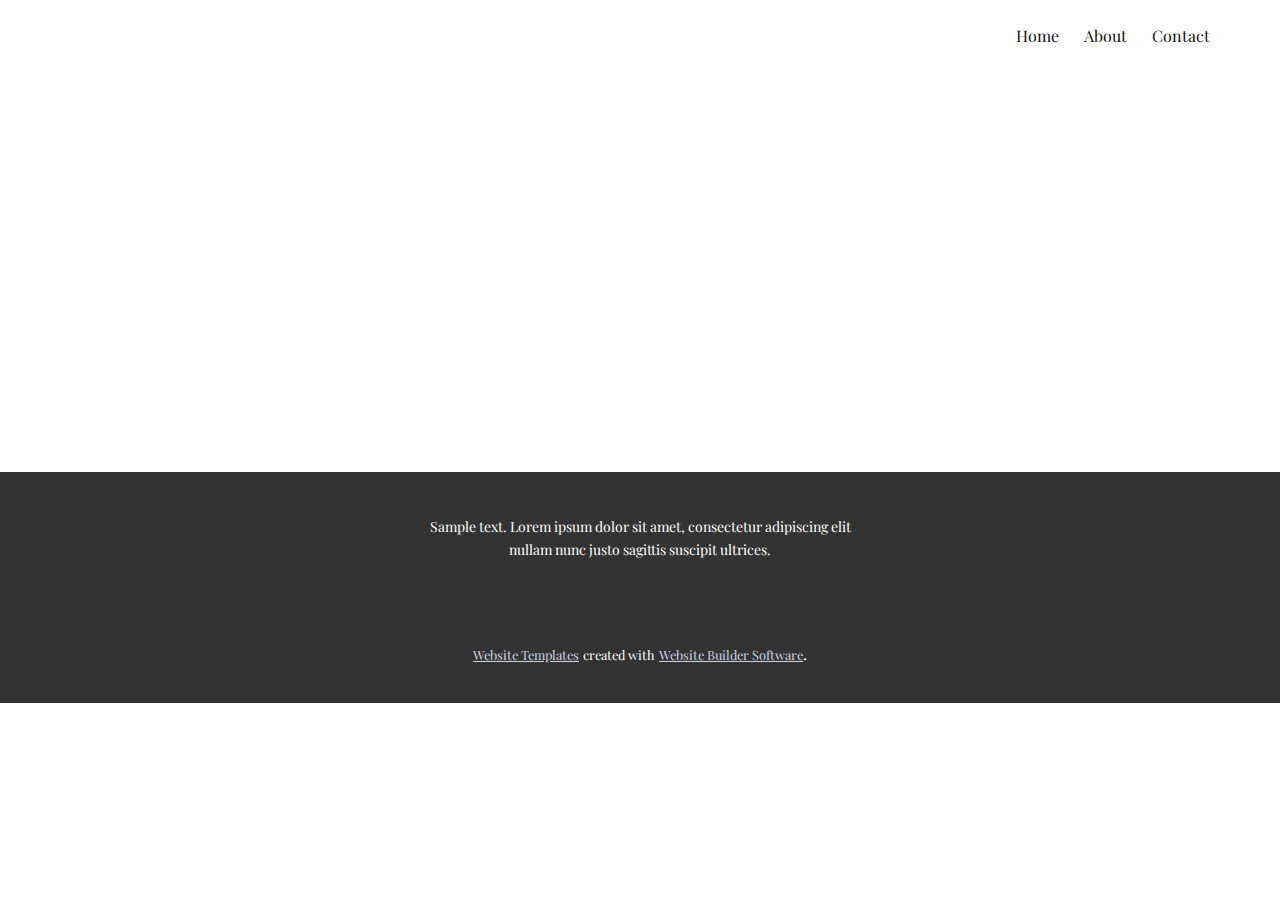
<file: About.html>
<!DOCTYPE html>
<html style="font-size: 16px;" lang="en"><head>
    <meta name="viewport" content="width=device-width, initial-scale=1.0">
    <meta charset="utf-8">
    <meta name="keywords" content="">
    <meta name="description" content="">
    <title>About</title>
    <link rel="stylesheet" href="nicepage.css" media="screen">
<link rel="stylesheet" href="About.css" media="screen">
    <script class="u-script" type="text/javascript" src="jquery.js" defer=""></script>
    <script class="u-script" type="text/javascript" src="nicepage.js" defer=""></script>
    <meta name="generator" content="Nicepage 5.13.1, nicepage.com">
    <link id="u-theme-google-font" rel="stylesheet" href="https://fonts.googleapis.com/css?family=Playfair+Display:400,400i,500,500i,600,600i,700,700i,800,800i,900,900i">
    
    
    <script type="application/ld+json">{
		"@context": "http://schema.org",
		"@type": "Organization",
		"name": "",
		"logo": "images/default-logo.png"
}</script>
    <meta name="theme-color" content="#141824">
    <meta property="og:title" content="About">
    <meta property="og:type" content="website">
  <meta data-intl-tel-input-cdn-path="intlTelInput/"></head>
  <body class="u-body u-xl-mode" data-lang="en"><header class="u-clearfix u-header u-header" id="sec-685a"><div class="u-clearfix u-sheet u-sheet-1">
        <nav class="u-align-left u-font-size-14 u-menu u-menu-dropdown u-nav-spacing-25 u-offcanvas u-menu-1">
          <div class="menu-collapse">
            <a class="u-button-style u-nav-link" href="#" style="padding: 4px 0px; font-size: calc(1em + 8px);">
              <svg class="u-svg-link" preserveAspectRatio="xMidYMin slice" viewBox="0 0 302 302" style="undefined"><use xmlns:xlink="http://www.w3.org/1999/xlink" xlink:href="#svg-7b92"></use></svg>
              <svg xmlns="http://www.w3.org/2000/svg" xmlns:xlink="http://www.w3.org/1999/xlink" version="1.1" id="svg-7b92" x="0px" y="0px" viewBox="0 0 302 302" style="enable-background:new 0 0 302 302;" xml:space="preserve" class="u-svg-content"><g><rect y="36" width="302" height="30"></rect><rect y="236" width="302" height="30"></rect><rect y="136" width="302" height="30"></rect>
</g><g></g><g></g><g></g><g></g><g></g><g></g><g></g><g></g><g></g><g></g><g></g><g></g><g></g><g></g><g></g></svg>
            </a>
          </div>
          <div class="u-nav-container">
            <ul class="u-nav u-spacing-25 u-unstyled"><li class="u-nav-item"><a class="u-button-style u-nav-link" href="Home.html" style="padding: 8px 0px;">Home</a>
</li><li class="u-nav-item"><a class="u-button-style u-nav-link" href="About.html" style="padding: 8px 0px;">About</a>
</li><li class="u-nav-item"><a class="u-button-style u-nav-link" href="Contact.html" style="padding: 8px 0px;">Contact</a>
</li></ul>
          </div>
          <div class="u-nav-container-collapse">
            <div class="u-align-center u-black u-container-style u-inner-container-layout u-opacity u-opacity-95 u-sidenav">
              <div class="u-inner-container-layout u-sidenav-overflow">
                <div class="u-menu-close"></div>
                <ul class="u-align-center u-nav u-popupmenu-items u-unstyled u-nav-2"><li class="u-nav-item"><a class="u-button-style u-nav-link" href="Home.html">Home</a>
</li><li class="u-nav-item"><a class="u-button-style u-nav-link" href="About.html">About</a>
</li><li class="u-nav-item"><a class="u-button-style u-nav-link" href="Contact.html">Contact</a>
</li></ul>
              </div>
            </div>
            <div class="u-black u-menu-overlay u-opacity u-opacity-70"></div>
          </div>
        </nav>
        <a href="#" class="u-image u-logo u-image-1" src="">
          <img src="images/default-logo.png" class="u-logo-image u-logo-image-1">
        </a>
      </div></header>
    <section class="u-clearfix u-section-1" id="sec-ef1b">
      <div class="u-clearfix u-sheet u-sheet-1"></div>
    </section>
    
    
    <footer class="u-clearfix u-footer u-grey-80" id="sec-0c8a"><div class="u-clearfix u-sheet u-sheet-1">
        <div class="u-align-center u-container-style u-group u-group-1">
          <div class="u-container-layout u-valign-middle u-container-layout-1">
            <p class="u-small-text u-text u-text-variant u-text-1">Sample text. Lorem ipsum dolor sit amet, consectetur adipiscing elit nullam nunc justo sagittis suscipit ultrices.</p>
          </div>
        </div>
      </div></footer>
    <section class="u-backlink u-clearfix u-grey-80">
      <a class="u-link" href="https://nicepage.com/website-templates" target="_blank">
        <span>Website Templates</span>
      </a>
      <p class="u-text">
        <span>created with</span>
      </p>
      <a class="u-link" href="" target="_blank">
        <span>Website Builder Software</span>
      </a>. 
    </section>
  
</body></html>
</file>
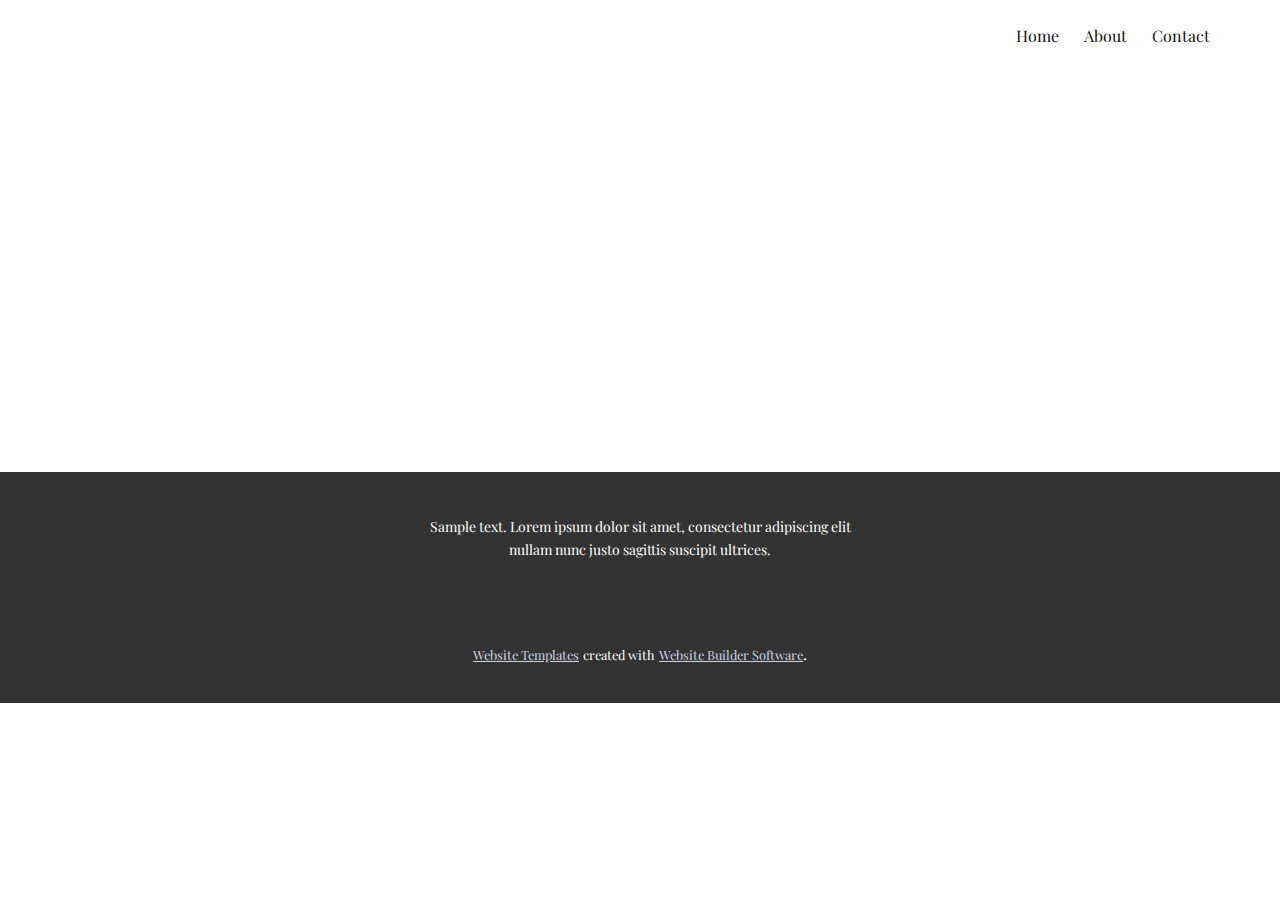
<file: Contact.html>
<!DOCTYPE html>
<html style="font-size: 16px;" lang="en"><head>
    <meta name="viewport" content="width=device-width, initial-scale=1.0">
    <meta charset="utf-8">
    <meta name="keywords" content="">
    <meta name="description" content="">
    <title>Contact</title>
    <link rel="stylesheet" href="nicepage.css" media="screen">
<link rel="stylesheet" href="Contact.css" media="screen">
    <script class="u-script" type="text/javascript" src="jquery.js" defer=""></script>
    <script class="u-script" type="text/javascript" src="nicepage.js" defer=""></script>
    <meta name="generator" content="Nicepage 5.13.1, nicepage.com">
    <link id="u-theme-google-font" rel="stylesheet" href="https://fonts.googleapis.com/css?family=Playfair+Display:400,400i,500,500i,600,600i,700,700i,800,800i,900,900i">
    
    
    <script type="application/ld+json">{
		"@context": "http://schema.org",
		"@type": "Organization",
		"name": "",
		"logo": "images/default-logo.png"
}</script>
    <meta name="theme-color" content="#141824">
    <meta property="og:title" content="Contact">
    <meta property="og:type" content="website">
  <meta data-intl-tel-input-cdn-path="intlTelInput/"></head>
  <body class="u-body u-xl-mode" data-lang="en"><header class="u-clearfix u-header u-header" id="sec-685a"><div class="u-clearfix u-sheet u-sheet-1">
        <nav class="u-align-left u-font-size-14 u-menu u-menu-dropdown u-nav-spacing-25 u-offcanvas u-menu-1">
          <div class="menu-collapse">
            <a class="u-button-style u-nav-link" href="#" style="padding: 4px 0px; font-size: calc(1em + 8px);">
              <svg class="u-svg-link" preserveAspectRatio="xMidYMin slice" viewBox="0 0 302 302" style="undefined"><use xmlns:xlink="http://www.w3.org/1999/xlink" xlink:href="#svg-7b92"></use></svg>
              <svg xmlns="http://www.w3.org/2000/svg" xmlns:xlink="http://www.w3.org/1999/xlink" version="1.1" id="svg-7b92" x="0px" y="0px" viewBox="0 0 302 302" style="enable-background:new 0 0 302 302;" xml:space="preserve" class="u-svg-content"><g><rect y="36" width="302" height="30"></rect><rect y="236" width="302" height="30"></rect><rect y="136" width="302" height="30"></rect>
</g><g></g><g></g><g></g><g></g><g></g><g></g><g></g><g></g><g></g><g></g><g></g><g></g><g></g><g></g><g></g></svg>
            </a>
          </div>
          <div class="u-nav-container">
            <ul class="u-nav u-spacing-25 u-unstyled"><li class="u-nav-item"><a class="u-button-style u-nav-link" href="Home.html" style="padding: 8px 0px;">Home</a>
</li><li class="u-nav-item"><a class="u-button-style u-nav-link" href="About.html" style="padding: 8px 0px;">About</a>
</li><li class="u-nav-item"><a class="u-button-style u-nav-link" href="Contact.html" style="padding: 8px 0px;">Contact</a>
</li></ul>
          </div>
          <div class="u-nav-container-collapse">
            <div class="u-align-center u-black u-container-style u-inner-container-layout u-opacity u-opacity-95 u-sidenav">
              <div class="u-inner-container-layout u-sidenav-overflow">
                <div class="u-menu-close"></div>
                <ul class="u-align-center u-nav u-popupmenu-items u-unstyled u-nav-2"><li class="u-nav-item"><a class="u-button-style u-nav-link" href="Home.html">Home</a>
</li><li class="u-nav-item"><a class="u-button-style u-nav-link" href="About.html">About</a>
</li><li class="u-nav-item"><a class="u-button-style u-nav-link" href="Contact.html">Contact</a>
</li></ul>
              </div>
            </div>
            <div class="u-black u-menu-overlay u-opacity u-opacity-70"></div>
          </div>
        </nav>
        <a href="#" class="u-image u-logo u-image-1" src="">
          <img src="images/default-logo.png" class="u-logo-image u-logo-image-1">
        </a>
      </div></header>
    <section class="u-clearfix u-section-1" id="sec-47a6">
      <div class="u-clearfix u-sheet u-sheet-1"></div>
    </section>
    
    
    <footer class="u-clearfix u-footer u-grey-80" id="sec-0c8a"><div class="u-clearfix u-sheet u-sheet-1">
        <div class="u-align-center u-container-style u-group u-group-1">
          <div class="u-container-layout u-valign-middle u-container-layout-1">
            <p class="u-small-text u-text u-text-variant u-text-1">Sample text. Lorem ipsum dolor sit amet, consectetur adipiscing elit nullam nunc justo sagittis suscipit ultrices.</p>
          </div>
        </div>
      </div></footer>
    <section class="u-backlink u-clearfix u-grey-80">
      <a class="u-link" href="https://nicepage.com/website-templates" target="_blank">
        <span>Website Templates</span>
      </a>
      <p class="u-text">
        <span>created with</span>
      </p>
      <a class="u-link" href="" target="_blank">
        <span>Website Builder Software</span>
      </a>. 
    </section>
  
</body></html>
</file>
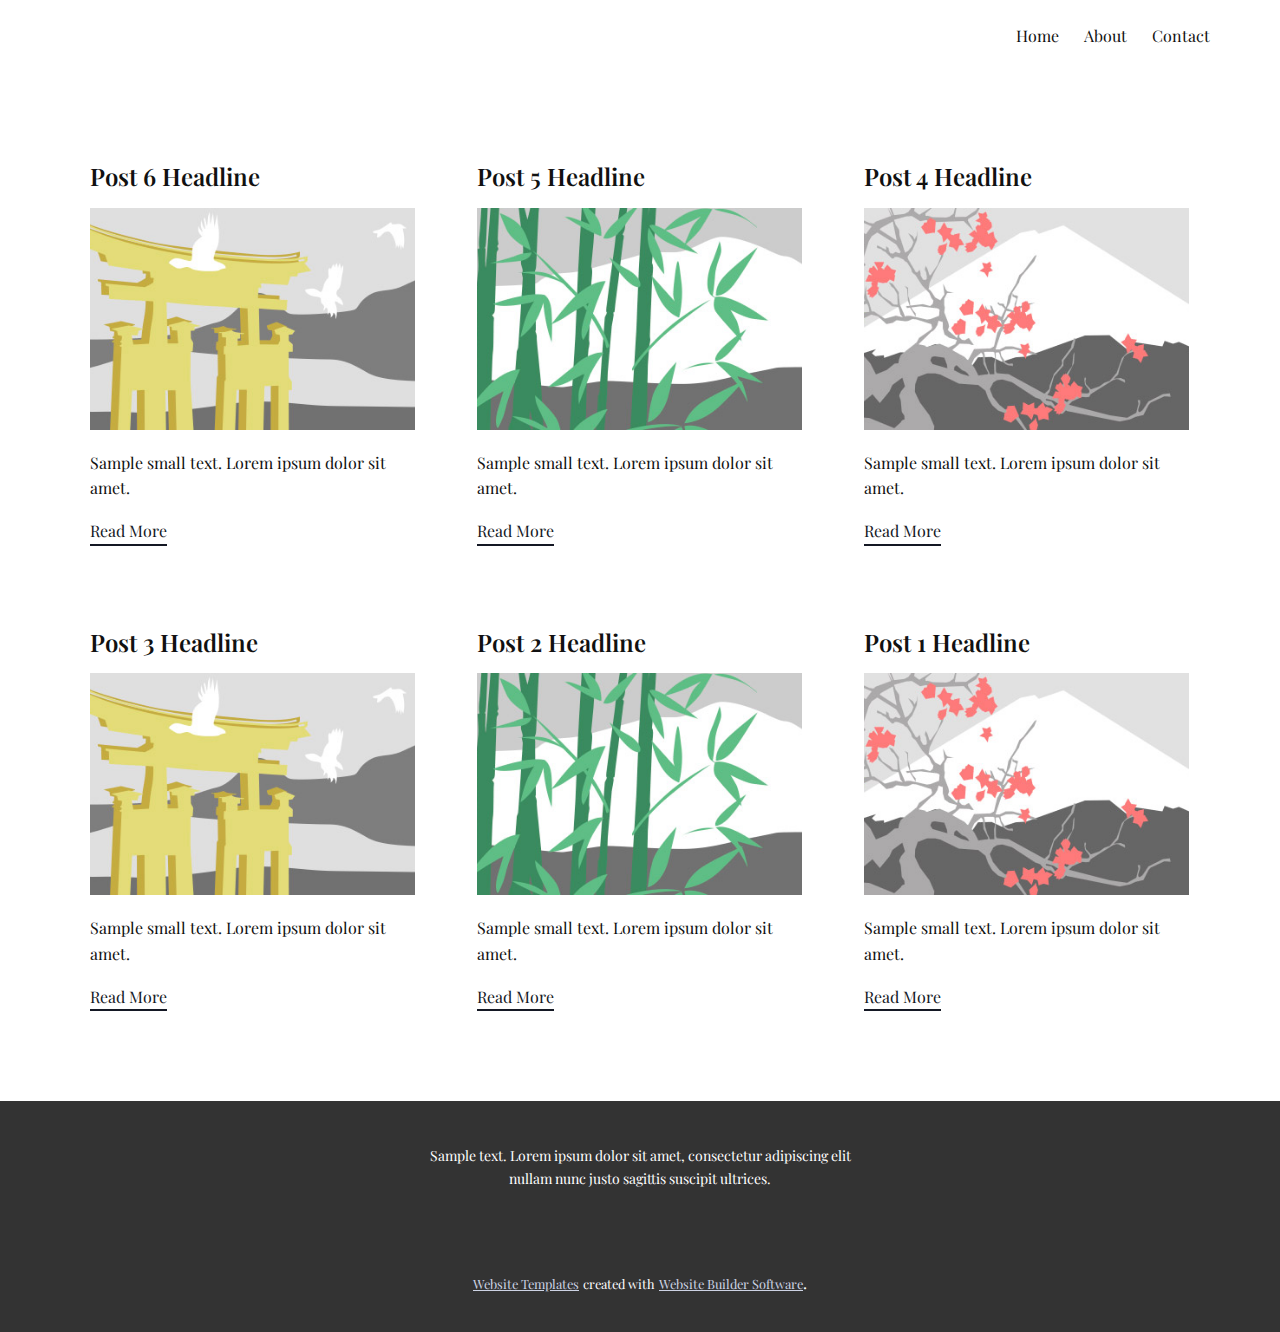
<file: blog/blog.html>
<!DOCTYPE html>
<html style="font-size: 16px;" lang="en"><head>
    <meta name="viewport" content="width=device-width, initial-scale=1.0">
    <meta charset="utf-8">
    <meta name="keywords" content="">
    <meta name="description" content="">
    <title>Blog Template</title>
    <link rel="stylesheet" href="../nicepage.css" media="screen">
<link rel="stylesheet" href="../Blog-Template.css" media="screen">
    <script class="u-script" type="text/javascript" src="../jquery.js" defer=""></script>
    <script class="u-script" type="text/javascript" src="../nicepage.js" defer=""></script>
    <meta name="generator" content="Nicepage 5.13.1, nicepage.com">
    <link id="u-theme-google-font" rel="stylesheet" href="https://fonts.googleapis.com/css?family=Playfair+Display:400,400i,500,500i,600,600i,700,700i,800,800i,900,900i">
    
    
    <script type="application/ld+json">{
		"@context": "http://schema.org",
		"@type": "Organization",
		"name": "",
		"logo": "images/default-logo.png"
}</script>
    <meta name="theme-color" content="#141824">
  <meta data-intl-tel-input-cdn-path="intlTelInput/"></head>
  <body class="u-body u-xl-mode" data-lang="en"><header class="u-clearfix u-header u-header" id="sec-685a"><div class="u-clearfix u-sheet u-sheet-1">
        <nav class="u-align-left u-font-size-14 u-menu u-menu-dropdown u-nav-spacing-25 u-offcanvas u-menu-1">
          <div class="menu-collapse">
            <a class="u-button-style u-nav-link" href="#" style="padding: 4px 0px; font-size: calc(1em + 8px);">
              <svg class="u-svg-link" preserveAspectRatio="xMidYMin slice" viewBox="0 0 302 302" style="undefined"><use xmlns:xlink="http://www.w3.org/1999/xlink" xlink:href="#svg-7b92"></use></svg>
              <svg xmlns="http://www.w3.org/2000/svg" xmlns:xlink="http://www.w3.org/1999/xlink" version="1.1" id="svg-7b92" x="0px" y="0px" viewBox="0 0 302 302" style="enable-background:new 0 0 302 302;" xml:space="preserve" class="u-svg-content"><g><rect y="36" width="302" height="30"></rect><rect y="236" width="302" height="30"></rect><rect y="136" width="302" height="30"></rect>
</g><g></g><g></g><g></g><g></g><g></g><g></g><g></g><g></g><g></g><g></g><g></g><g></g><g></g><g></g><g></g></svg>
            </a>
          </div>
          <div class="u-nav-container">
            <ul class="u-nav u-spacing-25 u-unstyled"><li class="u-nav-item"><a class="u-button-style u-nav-link" href="../Home.html" style="padding: 8px 0px;">Home</a>
</li><li class="u-nav-item"><a class="u-button-style u-nav-link" href="../About.html" style="padding: 8px 0px;">About</a>
</li><li class="u-nav-item"><a class="u-button-style u-nav-link" href="../Contact.html" style="padding: 8px 0px;">Contact</a>
</li></ul>
          </div>
          <div class="u-nav-container-collapse">
            <div class="u-align-center u-black u-container-style u-inner-container-layout u-opacity u-opacity-95 u-sidenav">
              <div class="u-inner-container-layout u-sidenav-overflow">
                <div class="u-menu-close"></div>
                <ul class="u-align-center u-nav u-popupmenu-items u-unstyled u-nav-2"><li class="u-nav-item"><a class="u-button-style u-nav-link" href="../Home.html">Home</a>
</li><li class="u-nav-item"><a class="u-button-style u-nav-link" href="../About.html">About</a>
</li><li class="u-nav-item"><a class="u-button-style u-nav-link" href="../Contact.html">Contact</a>
</li></ul>
              </div>
            </div>
            <div class="u-black u-menu-overlay u-opacity u-opacity-70"></div>
          </div>
        </nav>
        <a href="#" class="u-image u-logo u-image-1" src="">
          <img src="../images/default-logo.png" class="u-logo-image u-logo-image-1">
        </a>
      </div></header>
    <section class="u-clearfix u-section-1" id="sec-7b97">
      <div class="u-clearfix u-sheet u-valign-middle u-sheet-1"><!--blog--><!--blog_options_json--><!--{"type":"Recent","source":"","tags":"","count":""}--><!--/blog_options_json-->
        <div class="u-blog u-expanded-width u-repeater u-repeater-1"><!--blog_post-->
          <div class="u-blog-post u-container-style u-repeater-item u-white u-repeater-item-1">
            <div class="u-container-layout u-similar-container u-valign-top u-container-layout-1"><!--blog_post_header-->
              <h4 class="u-blog-control u-text u-text-1">
                <a class="u-post-header-link" href="../blog/post-5.html">Post 6 Headline</a>
              </h4><!--/blog_post_header--><!--blog_post_image-->
              <a class="u-post-header-link" href="../blog/post-5.html"><img alt="" class="u-blog-control u-expanded-width u-image u-image-default u-image-1" src="../images/8ad73f3c.jpeg"></a><!--/blog_post_image--><!--blog_post_content-->
              <div class="u-blog-control u-post-content u-text u-text-2 fr-view">Sample small text. Lorem ipsum dolor sit amet.</div><!--/blog_post_content--><!--blog_post_readmore-->
              <a href="../blog/post-5.html" class="u-blog-control u-border-2 u-border-palette-1-base u-btn u-btn-rectangle u-button-style u-none u-btn-1"><!--blog_post_readmore_content--><!--options_json--><!--{"content":"","defaultValue":"Read More"}--><!--/options_json-->Read More<!--/blog_post_readmore_content--></a><!--/blog_post_readmore-->
            </div>
          </div><div class="u-blog-post u-container-style u-repeater-item u-video-cover u-white">
            <div class="u-container-layout u-similar-container u-valign-top u-container-layout-2"><!--blog_post_header-->
              <h4 class="u-blog-control u-text u-text-3">
                <a class="u-post-header-link" href="../blog/post-4.html">Post 5 Headline</a>
              </h4><!--/blog_post_header--><!--blog_post_image-->
              <a class="u-post-header-link" href="../blog/post-4.html"><img alt="" class="u-blog-control u-expanded-width u-image u-image-default u-image-2" src="../images/68f64b9d.jpeg"></a><!--/blog_post_image--><!--blog_post_content-->
              <div class="u-blog-control u-post-content u-text u-text-4 fr-view">Sample small text. Lorem ipsum dolor sit amet.</div><!--/blog_post_content--><!--blog_post_readmore-->
              <a href="../blog/post-4.html" class="u-blog-control u-border-2 u-border-palette-1-base u-btn u-btn-rectangle u-button-style u-none u-btn-2"><!--blog_post_readmore_content--><!--options_json--><!--{"content":"","defaultValue":"Read More"}--><!--/options_json-->Read More<!--/blog_post_readmore_content--></a><!--/blog_post_readmore-->
            </div>
          </div><div class="u-blog-post u-container-style u-repeater-item u-video-cover u-white">
            <div class="u-container-layout u-similar-container u-valign-top u-container-layout-3"><!--blog_post_header-->
              <h4 class="u-blog-control u-text u-text-5">
                <a class="u-post-header-link" href="../blog/post-3.html">Post 4 Headline</a>
              </h4><!--/blog_post_header--><!--blog_post_image-->
              <a class="u-post-header-link" href="../blog/post-3.html"><img alt="" class="u-blog-control u-expanded-width u-image u-image-default u-image-3" src="../images/0fd3416c.jpeg"></a><!--/blog_post_image--><!--blog_post_content-->
              <div class="u-blog-control u-post-content u-text u-text-6 fr-view">Sample small text. Lorem ipsum dolor sit amet.</div><!--/blog_post_content--><!--blog_post_readmore-->
              <a href="../blog/post-3.html" class="u-blog-control u-border-2 u-border-palette-1-base u-btn u-btn-rectangle u-button-style u-none u-btn-3"><!--blog_post_readmore_content--><!--options_json--><!--{"content":"","defaultValue":"Read More"}--><!--/options_json-->Read More<!--/blog_post_readmore_content--></a><!--/blog_post_readmore-->
            </div>
          </div><div class="u-blog-post u-container-style u-repeater-item u-white u-repeater-item-1">
            <div class="u-container-layout u-similar-container u-valign-top u-container-layout-1"><!--blog_post_header-->
              <h4 class="u-blog-control u-text u-text-1">
                <a class="u-post-header-link" href="../blog/post-2.html">Post 3 Headline</a>
              </h4><!--/blog_post_header--><!--blog_post_image-->
              <a class="u-post-header-link" href="../blog/post-2.html"><img alt="" class="u-blog-control u-expanded-width u-image u-image-default u-image-1" src="../images/8ad73f3c.jpeg"></a><!--/blog_post_image--><!--blog_post_content-->
              <div class="u-blog-control u-post-content u-text u-text-2 fr-view">Sample small text. Lorem ipsum dolor sit amet.</div><!--/blog_post_content--><!--blog_post_readmore-->
              <a href="../blog/post-2.html" class="u-blog-control u-border-2 u-border-palette-1-base u-btn u-btn-rectangle u-button-style u-none u-btn-1"><!--blog_post_readmore_content--><!--options_json--><!--{"content":"","defaultValue":"Read More"}--><!--/options_json-->Read More<!--/blog_post_readmore_content--></a><!--/blog_post_readmore-->
            </div>
          </div><div class="u-blog-post u-container-style u-repeater-item u-video-cover u-white">
            <div class="u-container-layout u-similar-container u-valign-top u-container-layout-2"><!--blog_post_header-->
              <h4 class="u-blog-control u-text u-text-3">
                <a class="u-post-header-link" href="../blog/post-1.html">Post 2 Headline</a>
              </h4><!--/blog_post_header--><!--blog_post_image-->
              <a class="u-post-header-link" href="../blog/post-1.html"><img alt="" class="u-blog-control u-expanded-width u-image u-image-default u-image-2" src="../images/68f64b9d.jpeg"></a><!--/blog_post_image--><!--blog_post_content-->
              <div class="u-blog-control u-post-content u-text u-text-4 fr-view">Sample small text. Lorem ipsum dolor sit amet.</div><!--/blog_post_content--><!--blog_post_readmore-->
              <a href="../blog/post-1.html" class="u-blog-control u-border-2 u-border-palette-1-base u-btn u-btn-rectangle u-button-style u-none u-btn-2"><!--blog_post_readmore_content--><!--options_json--><!--{"content":"","defaultValue":"Read More"}--><!--/options_json-->Read More<!--/blog_post_readmore_content--></a><!--/blog_post_readmore-->
            </div>
          </div><div class="u-blog-post u-container-style u-repeater-item u-video-cover u-white">
            <div class="u-container-layout u-similar-container u-valign-top u-container-layout-3"><!--blog_post_header-->
              <h4 class="u-blog-control u-text u-text-5">
                <a class="u-post-header-link" href="../blog/post.html">Post 1 Headline</a>
              </h4><!--/blog_post_header--><!--blog_post_image-->
              <a class="u-post-header-link" href="../blog/post.html"><img alt="" class="u-blog-control u-expanded-width u-image u-image-default u-image-3" src="../images/0fd3416c.jpeg"></a><!--/blog_post_image--><!--blog_post_content-->
              <div class="u-blog-control u-post-content u-text u-text-6 fr-view">Sample small text. Lorem ipsum dolor sit amet.</div><!--/blog_post_content--><!--blog_post_readmore-->
              <a href="../blog/post.html" class="u-blog-control u-border-2 u-border-palette-1-base u-btn u-btn-rectangle u-button-style u-none u-btn-3"><!--blog_post_readmore_content--><!--options_json--><!--{"content":"","defaultValue":"Read More"}--><!--/options_json-->Read More<!--/blog_post_readmore_content--></a><!--/blog_post_readmore-->
            </div>
          </div><!--/blog_post--><!--blog_post-->
          <!--/blog_post--><!--blog_post-->
          <!--/blog_post-->
        </div><!--/blog-->
      </div>
    </section>
    
    
    <footer class="u-clearfix u-footer u-grey-80" id="sec-0c8a"><div class="u-clearfix u-sheet u-sheet-1">
        <div class="u-align-center u-container-style u-group u-group-1">
          <div class="u-container-layout u-valign-middle u-container-layout-1">
            <p class="u-small-text u-text u-text-variant u-text-1">Sample text. Lorem ipsum dolor sit amet, consectetur adipiscing elit nullam nunc justo sagittis suscipit ultrices.</p>
          </div>
        </div>
      </div></footer>
    <section class="u-backlink u-clearfix u-grey-80">
      <a class="u-link" href="https://nicepage.com/website-templates" target="_blank">
        <span>Website Templates</span>
      </a>
      <p class="u-text">
        <span>created with</span>
      </p>
      <a class="u-link" href="" target="_blank">
        <span>Website Builder Software</span>
      </a>. 
    </section>
  
</body></html>
</file>
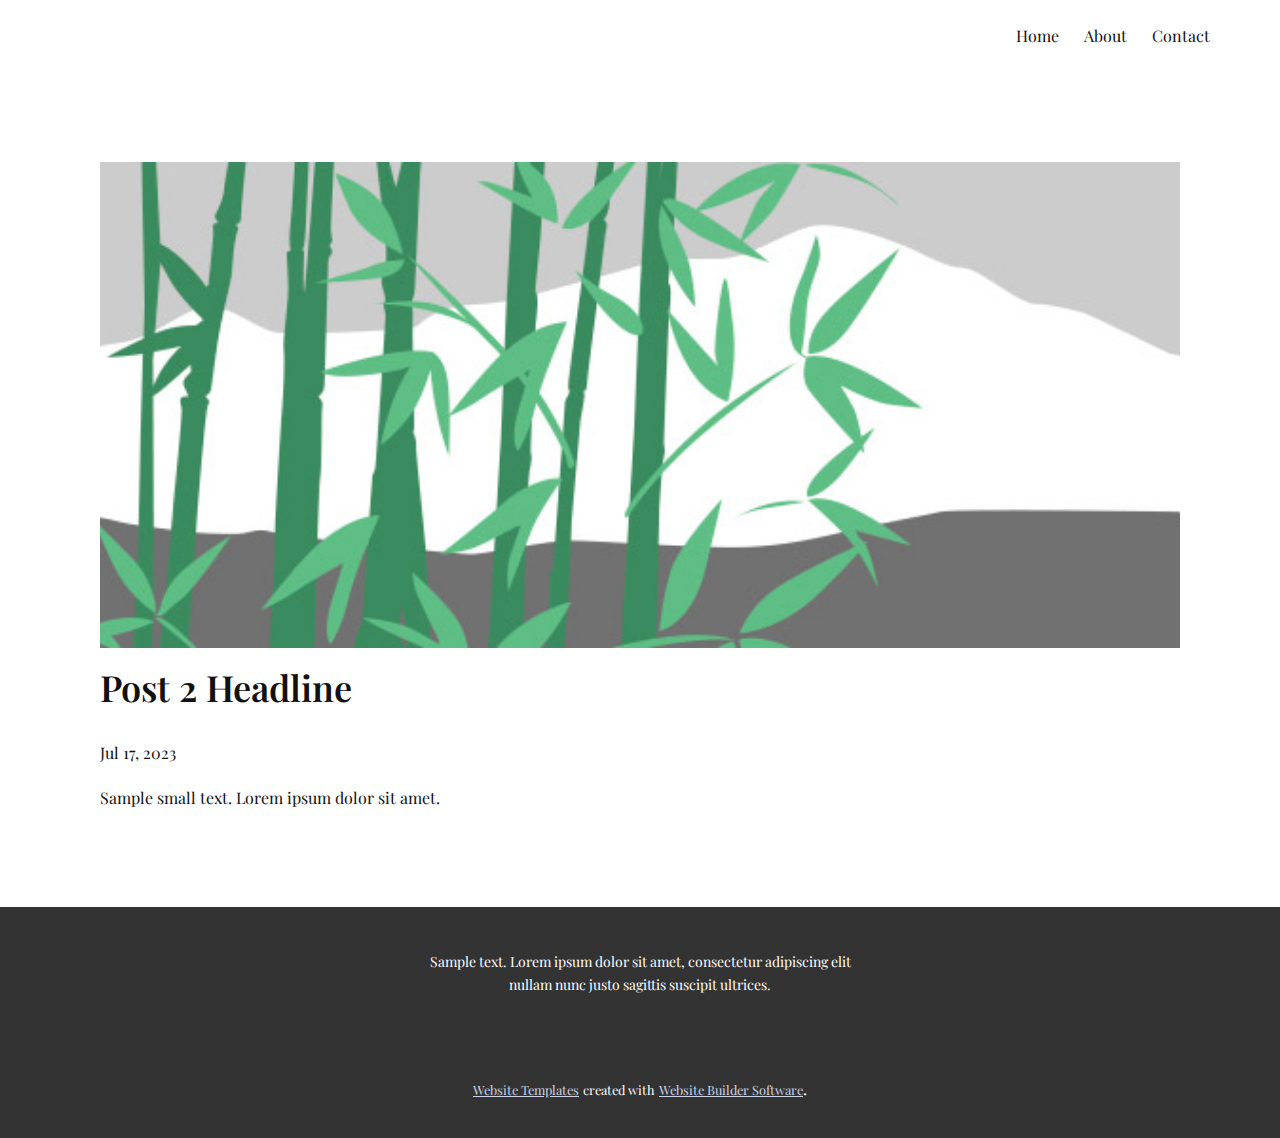
<file: blog/post-1.html>
<!DOCTYPE html>
<html style="font-size: 16px;" lang="en"><head>
    <meta name="viewport" content="width=device-width, initial-scale=1.0">
    <meta charset="utf-8">
    <meta name="keywords" content="Post 1 Headline">
    <meta name="description" content="">
    <title>Post 2 Headline</title>
    <link rel="stylesheet" href="../nicepage.css" media="screen">
<link rel="stylesheet" href="../Post-Template.css" media="screen">
    <script class="u-script" type="text/javascript" src="../jquery.js" defer=""></script>
    <script class="u-script" type="text/javascript" src="../nicepage.js" defer=""></script>
    <meta name="generator" content="Nicepage 5.13.1, nicepage.com">
    <link id="u-theme-google-font" rel="stylesheet" href="https://fonts.googleapis.com/css?family=Playfair+Display:400,400i,500,500i,600,600i,700,700i,800,800i,900,900i">
    
    
    <script type="application/ld+json">{
		"@context": "http://schema.org",
		"@type": "Organization",
		"name": "",
		"logo": "images/default-logo.png"
}</script>
    <meta name="theme-color" content="#141824">
  <meta data-intl-tel-input-cdn-path="intlTelInput/"></head>
  <body class="u-body u-xl-mode" data-lang="en"><header class="u-clearfix u-header u-header" id="sec-685a"><div class="u-clearfix u-sheet u-sheet-1">
        <nav class="u-align-left u-font-size-14 u-menu u-menu-dropdown u-nav-spacing-25 u-offcanvas u-menu-1">
          <div class="menu-collapse">
            <a class="u-button-style u-nav-link" href="#" style="padding: 4px 0px; font-size: calc(1em + 8px);">
              <svg class="u-svg-link" preserveAspectRatio="xMidYMin slice" viewBox="0 0 302 302" style="undefined"><use xmlns:xlink="http://www.w3.org/1999/xlink" xlink:href="#svg-7b92"></use></svg>
              <svg xmlns="http://www.w3.org/2000/svg" xmlns:xlink="http://www.w3.org/1999/xlink" version="1.1" id="svg-7b92" x="0px" y="0px" viewBox="0 0 302 302" style="enable-background:new 0 0 302 302;" xml:space="preserve" class="u-svg-content"><g><rect y="36" width="302" height="30"></rect><rect y="236" width="302" height="30"></rect><rect y="136" width="302" height="30"></rect>
</g><g></g><g></g><g></g><g></g><g></g><g></g><g></g><g></g><g></g><g></g><g></g><g></g><g></g><g></g><g></g></svg>
            </a>
          </div>
          <div class="u-nav-container">
            <ul class="u-nav u-spacing-25 u-unstyled"><li class="u-nav-item"><a class="u-button-style u-nav-link" href="../Home.html" style="padding: 8px 0px;">Home</a>
</li><li class="u-nav-item"><a class="u-button-style u-nav-link" href="../About.html" style="padding: 8px 0px;">About</a>
</li><li class="u-nav-item"><a class="u-button-style u-nav-link" href="../Contact.html" style="padding: 8px 0px;">Contact</a>
</li></ul>
          </div>
          <div class="u-nav-container-collapse">
            <div class="u-align-center u-black u-container-style u-inner-container-layout u-opacity u-opacity-95 u-sidenav">
              <div class="u-inner-container-layout u-sidenav-overflow">
                <div class="u-menu-close"></div>
                <ul class="u-align-center u-nav u-popupmenu-items u-unstyled u-nav-2"><li class="u-nav-item"><a class="u-button-style u-nav-link" href="../Home.html">Home</a>
</li><li class="u-nav-item"><a class="u-button-style u-nav-link" href="../About.html">About</a>
</li><li class="u-nav-item"><a class="u-button-style u-nav-link" href="../Contact.html">Contact</a>
</li></ul>
              </div>
            </div>
            <div class="u-black u-menu-overlay u-opacity u-opacity-70"></div>
          </div>
        </nav>
        <a href="#" class="u-image u-logo u-image-1" src="">
          <img src="../images/default-logo.png" class="u-logo-image u-logo-image-1">
        </a>
      </div></header>
    <section class="u-align-center u-clearfix u-section-1" id="sec-61f0">
      <div class="u-clearfix u-sheet u-valign-middle-md u-valign-middle-sm u-valign-middle-xs u-sheet-1"><!--post_details--><!--post_details_options_json--><!--{"source":""}--><!--/post_details_options_json--><!--blog_post-->
        <div class="u-container-style u-expanded-width u-post-details u-post-details-1">
          <div class="u-container-layout u-valign-middle u-container-layout-1"><!--blog_post_image-->
            <img alt="" class="u-blog-control u-expanded-width u-image u-image-default u-image-1" src="../images/68f64b9d.jpeg"><!--/blog_post_image--><!--blog_post_header-->
            <h2 class="u-blog-control u-text u-text-1">Post 2 Headline</h2><!--/blog_post_header--><!--blog_post_metadata-->
            <div class="u-blog-control u-metadata u-metadata-1"><!--blog_post_metadata_date-->
              <span class="u-meta-date u-meta-icon">Jul 17, 2023</span><!--/blog_post_metadata_date--><!--blog_post_metadata_category-->
              <!--/blog_post_metadata_category--><!--blog_post_metadata_comments-->
              <!--/blog_post_metadata_comments-->
            </div><!--/blog_post_metadata--><!--blog_post_content-->
            <div class="u-align-justify u-blog-control u-post-content u-text u-text-2 fr-view">
  Sample small text. Lorem ipsum dolor sit amet.
  </div><!--/blog_post_content-->
          </div>
        </div><!--/blog_post--><!--/post_details-->
      </div>
    </section>
    
    
    <footer class="u-clearfix u-footer u-grey-80" id="sec-0c8a"><div class="u-clearfix u-sheet u-sheet-1">
        <div class="u-align-center u-container-style u-group u-group-1">
          <div class="u-container-layout u-valign-middle u-container-layout-1">
            <p class="u-small-text u-text u-text-variant u-text-1">Sample text. Lorem ipsum dolor sit amet, consectetur adipiscing elit nullam nunc justo sagittis suscipit ultrices.</p>
          </div>
        </div>
      </div></footer>
    <section class="u-backlink u-clearfix u-grey-80">
      <a class="u-link" href="https://nicepage.com/website-templates" target="_blank">
        <span>Website Templates</span>
      </a>
      <p class="u-text">
        <span>created with</span>
      </p>
      <a class="u-link" href="" target="_blank">
        <span>Website Builder Software</span>
      </a>. 
    </section>
  
</body></html>
</file>
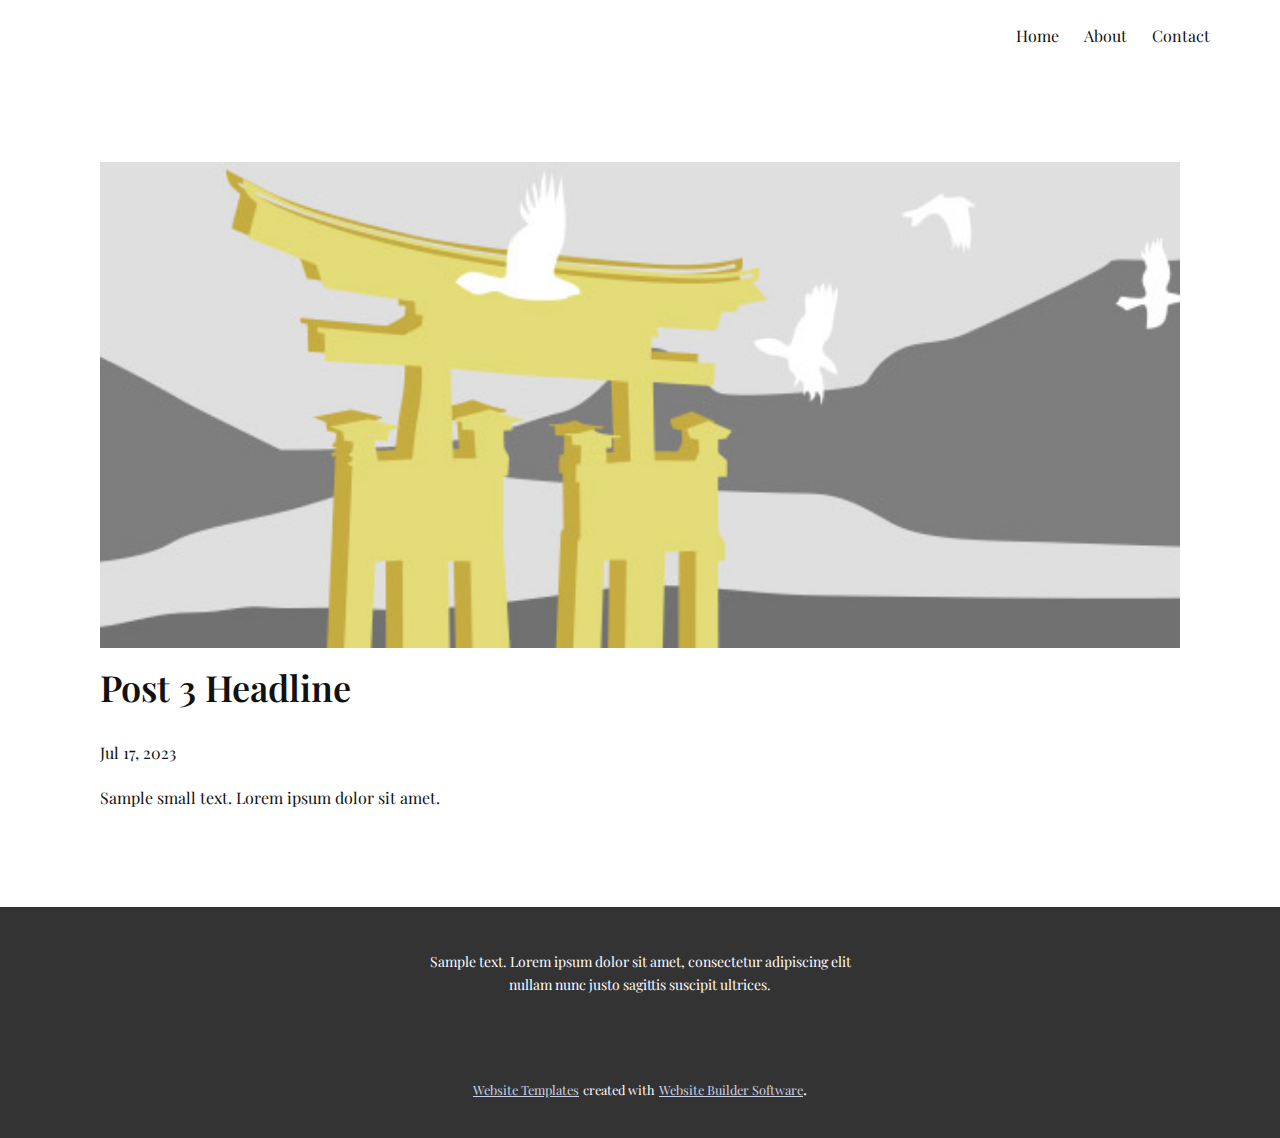
<file: blog/post-2.html>
<!DOCTYPE html>
<html style="font-size: 16px;" lang="en"><head>
    <meta name="viewport" content="width=device-width, initial-scale=1.0">
    <meta charset="utf-8">
    <meta name="keywords" content="Post 1 Headline">
    <meta name="description" content="">
    <title>Post 3 Headline</title>
    <link rel="stylesheet" href="../nicepage.css" media="screen">
<link rel="stylesheet" href="../Post-Template.css" media="screen">
    <script class="u-script" type="text/javascript" src="../jquery.js" defer=""></script>
    <script class="u-script" type="text/javascript" src="../nicepage.js" defer=""></script>
    <meta name="generator" content="Nicepage 5.13.1, nicepage.com">
    <link id="u-theme-google-font" rel="stylesheet" href="https://fonts.googleapis.com/css?family=Playfair+Display:400,400i,500,500i,600,600i,700,700i,800,800i,900,900i">
    
    
    <script type="application/ld+json">{
		"@context": "http://schema.org",
		"@type": "Organization",
		"name": "",
		"logo": "images/default-logo.png"
}</script>
    <meta name="theme-color" content="#141824">
  <meta data-intl-tel-input-cdn-path="intlTelInput/"></head>
  <body class="u-body u-xl-mode" data-lang="en"><header class="u-clearfix u-header u-header" id="sec-685a"><div class="u-clearfix u-sheet u-sheet-1">
        <nav class="u-align-left u-font-size-14 u-menu u-menu-dropdown u-nav-spacing-25 u-offcanvas u-menu-1">
          <div class="menu-collapse">
            <a class="u-button-style u-nav-link" href="#" style="padding: 4px 0px; font-size: calc(1em + 8px);">
              <svg class="u-svg-link" preserveAspectRatio="xMidYMin slice" viewBox="0 0 302 302" style="undefined"><use xmlns:xlink="http://www.w3.org/1999/xlink" xlink:href="#svg-7b92"></use></svg>
              <svg xmlns="http://www.w3.org/2000/svg" xmlns:xlink="http://www.w3.org/1999/xlink" version="1.1" id="svg-7b92" x="0px" y="0px" viewBox="0 0 302 302" style="enable-background:new 0 0 302 302;" xml:space="preserve" class="u-svg-content"><g><rect y="36" width="302" height="30"></rect><rect y="236" width="302" height="30"></rect><rect y="136" width="302" height="30"></rect>
</g><g></g><g></g><g></g><g></g><g></g><g></g><g></g><g></g><g></g><g></g><g></g><g></g><g></g><g></g><g></g></svg>
            </a>
          </div>
          <div class="u-nav-container">
            <ul class="u-nav u-spacing-25 u-unstyled"><li class="u-nav-item"><a class="u-button-style u-nav-link" href="../Home.html" style="padding: 8px 0px;">Home</a>
</li><li class="u-nav-item"><a class="u-button-style u-nav-link" href="../About.html" style="padding: 8px 0px;">About</a>
</li><li class="u-nav-item"><a class="u-button-style u-nav-link" href="../Contact.html" style="padding: 8px 0px;">Contact</a>
</li></ul>
          </div>
          <div class="u-nav-container-collapse">
            <div class="u-align-center u-black u-container-style u-inner-container-layout u-opacity u-opacity-95 u-sidenav">
              <div class="u-inner-container-layout u-sidenav-overflow">
                <div class="u-menu-close"></div>
                <ul class="u-align-center u-nav u-popupmenu-items u-unstyled u-nav-2"><li class="u-nav-item"><a class="u-button-style u-nav-link" href="../Home.html">Home</a>
</li><li class="u-nav-item"><a class="u-button-style u-nav-link" href="../About.html">About</a>
</li><li class="u-nav-item"><a class="u-button-style u-nav-link" href="../Contact.html">Contact</a>
</li></ul>
              </div>
            </div>
            <div class="u-black u-menu-overlay u-opacity u-opacity-70"></div>
          </div>
        </nav>
        <a href="#" class="u-image u-logo u-image-1" src="">
          <img src="../images/default-logo.png" class="u-logo-image u-logo-image-1">
        </a>
      </div></header>
    <section class="u-align-center u-clearfix u-section-1" id="sec-61f0">
      <div class="u-clearfix u-sheet u-valign-middle-md u-valign-middle-sm u-valign-middle-xs u-sheet-1"><!--post_details--><!--post_details_options_json--><!--{"source":""}--><!--/post_details_options_json--><!--blog_post-->
        <div class="u-container-style u-expanded-width u-post-details u-post-details-1">
          <div class="u-container-layout u-valign-middle u-container-layout-1"><!--blog_post_image-->
            <img alt="" class="u-blog-control u-expanded-width u-image u-image-default u-image-1" src="../images/8ad73f3c.jpeg"><!--/blog_post_image--><!--blog_post_header-->
            <h2 class="u-blog-control u-text u-text-1">Post 3 Headline</h2><!--/blog_post_header--><!--blog_post_metadata-->
            <div class="u-blog-control u-metadata u-metadata-1"><!--blog_post_metadata_date-->
              <span class="u-meta-date u-meta-icon">Jul 17, 2023</span><!--/blog_post_metadata_date--><!--blog_post_metadata_category-->
              <!--/blog_post_metadata_category--><!--blog_post_metadata_comments-->
              <!--/blog_post_metadata_comments-->
            </div><!--/blog_post_metadata--><!--blog_post_content-->
            <div class="u-align-justify u-blog-control u-post-content u-text u-text-2 fr-view">
  Sample small text. Lorem ipsum dolor sit amet.
  </div><!--/blog_post_content-->
          </div>
        </div><!--/blog_post--><!--/post_details-->
      </div>
    </section>
    
    
    <footer class="u-clearfix u-footer u-grey-80" id="sec-0c8a"><div class="u-clearfix u-sheet u-sheet-1">
        <div class="u-align-center u-container-style u-group u-group-1">
          <div class="u-container-layout u-valign-middle u-container-layout-1">
            <p class="u-small-text u-text u-text-variant u-text-1">Sample text. Lorem ipsum dolor sit amet, consectetur adipiscing elit nullam nunc justo sagittis suscipit ultrices.</p>
          </div>
        </div>
      </div></footer>
    <section class="u-backlink u-clearfix u-grey-80">
      <a class="u-link" href="https://nicepage.com/website-templates" target="_blank">
        <span>Website Templates</span>
      </a>
      <p class="u-text">
        <span>created with</span>
      </p>
      <a class="u-link" href="" target="_blank">
        <span>Website Builder Software</span>
      </a>. 
    </section>
  
</body></html>
</file>
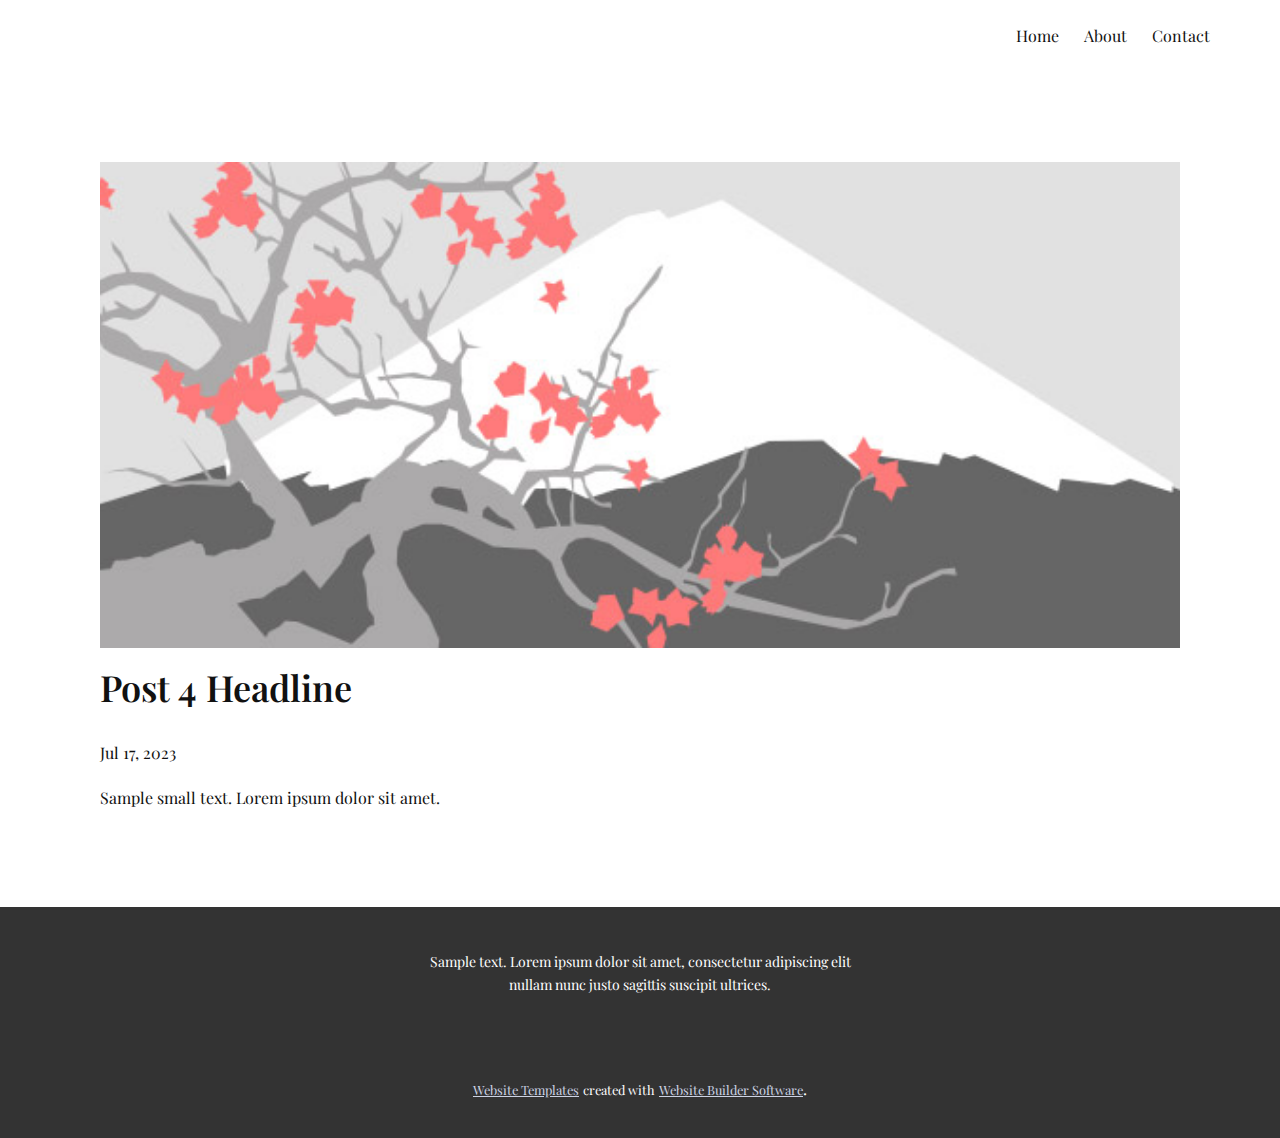
<file: blog/post-3.html>
<!DOCTYPE html>
<html style="font-size: 16px;" lang="en"><head>
    <meta name="viewport" content="width=device-width, initial-scale=1.0">
    <meta charset="utf-8">
    <meta name="keywords" content="Post 1 Headline">
    <meta name="description" content="">
    <title>Post 4 Headline</title>
    <link rel="stylesheet" href="../nicepage.css" media="screen">
<link rel="stylesheet" href="../Post-Template.css" media="screen">
    <script class="u-script" type="text/javascript" src="../jquery.js" defer=""></script>
    <script class="u-script" type="text/javascript" src="../nicepage.js" defer=""></script>
    <meta name="generator" content="Nicepage 5.13.1, nicepage.com">
    <link id="u-theme-google-font" rel="stylesheet" href="https://fonts.googleapis.com/css?family=Playfair+Display:400,400i,500,500i,600,600i,700,700i,800,800i,900,900i">
    
    
    <script type="application/ld+json">{
		"@context": "http://schema.org",
		"@type": "Organization",
		"name": "",
		"logo": "images/default-logo.png"
}</script>
    <meta name="theme-color" content="#141824">
  <meta data-intl-tel-input-cdn-path="intlTelInput/"></head>
  <body class="u-body u-xl-mode" data-lang="en"><header class="u-clearfix u-header u-header" id="sec-685a"><div class="u-clearfix u-sheet u-sheet-1">
        <nav class="u-align-left u-font-size-14 u-menu u-menu-dropdown u-nav-spacing-25 u-offcanvas u-menu-1">
          <div class="menu-collapse">
            <a class="u-button-style u-nav-link" href="#" style="padding: 4px 0px; font-size: calc(1em + 8px);">
              <svg class="u-svg-link" preserveAspectRatio="xMidYMin slice" viewBox="0 0 302 302" style="undefined"><use xmlns:xlink="http://www.w3.org/1999/xlink" xlink:href="#svg-7b92"></use></svg>
              <svg xmlns="http://www.w3.org/2000/svg" xmlns:xlink="http://www.w3.org/1999/xlink" version="1.1" id="svg-7b92" x="0px" y="0px" viewBox="0 0 302 302" style="enable-background:new 0 0 302 302;" xml:space="preserve" class="u-svg-content"><g><rect y="36" width="302" height="30"></rect><rect y="236" width="302" height="30"></rect><rect y="136" width="302" height="30"></rect>
</g><g></g><g></g><g></g><g></g><g></g><g></g><g></g><g></g><g></g><g></g><g></g><g></g><g></g><g></g><g></g></svg>
            </a>
          </div>
          <div class="u-nav-container">
            <ul class="u-nav u-spacing-25 u-unstyled"><li class="u-nav-item"><a class="u-button-style u-nav-link" href="../Home.html" style="padding: 8px 0px;">Home</a>
</li><li class="u-nav-item"><a class="u-button-style u-nav-link" href="../About.html" style="padding: 8px 0px;">About</a>
</li><li class="u-nav-item"><a class="u-button-style u-nav-link" href="../Contact.html" style="padding: 8px 0px;">Contact</a>
</li></ul>
          </div>
          <div class="u-nav-container-collapse">
            <div class="u-align-center u-black u-container-style u-inner-container-layout u-opacity u-opacity-95 u-sidenav">
              <div class="u-inner-container-layout u-sidenav-overflow">
                <div class="u-menu-close"></div>
                <ul class="u-align-center u-nav u-popupmenu-items u-unstyled u-nav-2"><li class="u-nav-item"><a class="u-button-style u-nav-link" href="../Home.html">Home</a>
</li><li class="u-nav-item"><a class="u-button-style u-nav-link" href="../About.html">About</a>
</li><li class="u-nav-item"><a class="u-button-style u-nav-link" href="../Contact.html">Contact</a>
</li></ul>
              </div>
            </div>
            <div class="u-black u-menu-overlay u-opacity u-opacity-70"></div>
          </div>
        </nav>
        <a href="#" class="u-image u-logo u-image-1" src="">
          <img src="../images/default-logo.png" class="u-logo-image u-logo-image-1">
        </a>
      </div></header>
    <section class="u-align-center u-clearfix u-section-1" id="sec-61f0">
      <div class="u-clearfix u-sheet u-valign-middle-md u-valign-middle-sm u-valign-middle-xs u-sheet-1"><!--post_details--><!--post_details_options_json--><!--{"source":""}--><!--/post_details_options_json--><!--blog_post-->
        <div class="u-container-style u-expanded-width u-post-details u-post-details-1">
          <div class="u-container-layout u-valign-middle u-container-layout-1"><!--blog_post_image-->
            <img alt="" class="u-blog-control u-expanded-width u-image u-image-default u-image-1" src="../images/0fd3416c.jpeg"><!--/blog_post_image--><!--blog_post_header-->
            <h2 class="u-blog-control u-text u-text-1">Post 4 Headline</h2><!--/blog_post_header--><!--blog_post_metadata-->
            <div class="u-blog-control u-metadata u-metadata-1"><!--blog_post_metadata_date-->
              <span class="u-meta-date u-meta-icon">Jul 17, 2023</span><!--/blog_post_metadata_date--><!--blog_post_metadata_category-->
              <!--/blog_post_metadata_category--><!--blog_post_metadata_comments-->
              <!--/blog_post_metadata_comments-->
            </div><!--/blog_post_metadata--><!--blog_post_content-->
            <div class="u-align-justify u-blog-control u-post-content u-text u-text-2 fr-view">
  Sample small text. Lorem ipsum dolor sit amet.
  </div><!--/blog_post_content-->
          </div>
        </div><!--/blog_post--><!--/post_details-->
      </div>
    </section>
    
    
    <footer class="u-clearfix u-footer u-grey-80" id="sec-0c8a"><div class="u-clearfix u-sheet u-sheet-1">
        <div class="u-align-center u-container-style u-group u-group-1">
          <div class="u-container-layout u-valign-middle u-container-layout-1">
            <p class="u-small-text u-text u-text-variant u-text-1">Sample text. Lorem ipsum dolor sit amet, consectetur adipiscing elit nullam nunc justo sagittis suscipit ultrices.</p>
          </div>
        </div>
      </div></footer>
    <section class="u-backlink u-clearfix u-grey-80">
      <a class="u-link" href="https://nicepage.com/website-templates" target="_blank">
        <span>Website Templates</span>
      </a>
      <p class="u-text">
        <span>created with</span>
      </p>
      <a class="u-link" href="" target="_blank">
        <span>Website Builder Software</span>
      </a>. 
    </section>
  
</body></html>
</file>
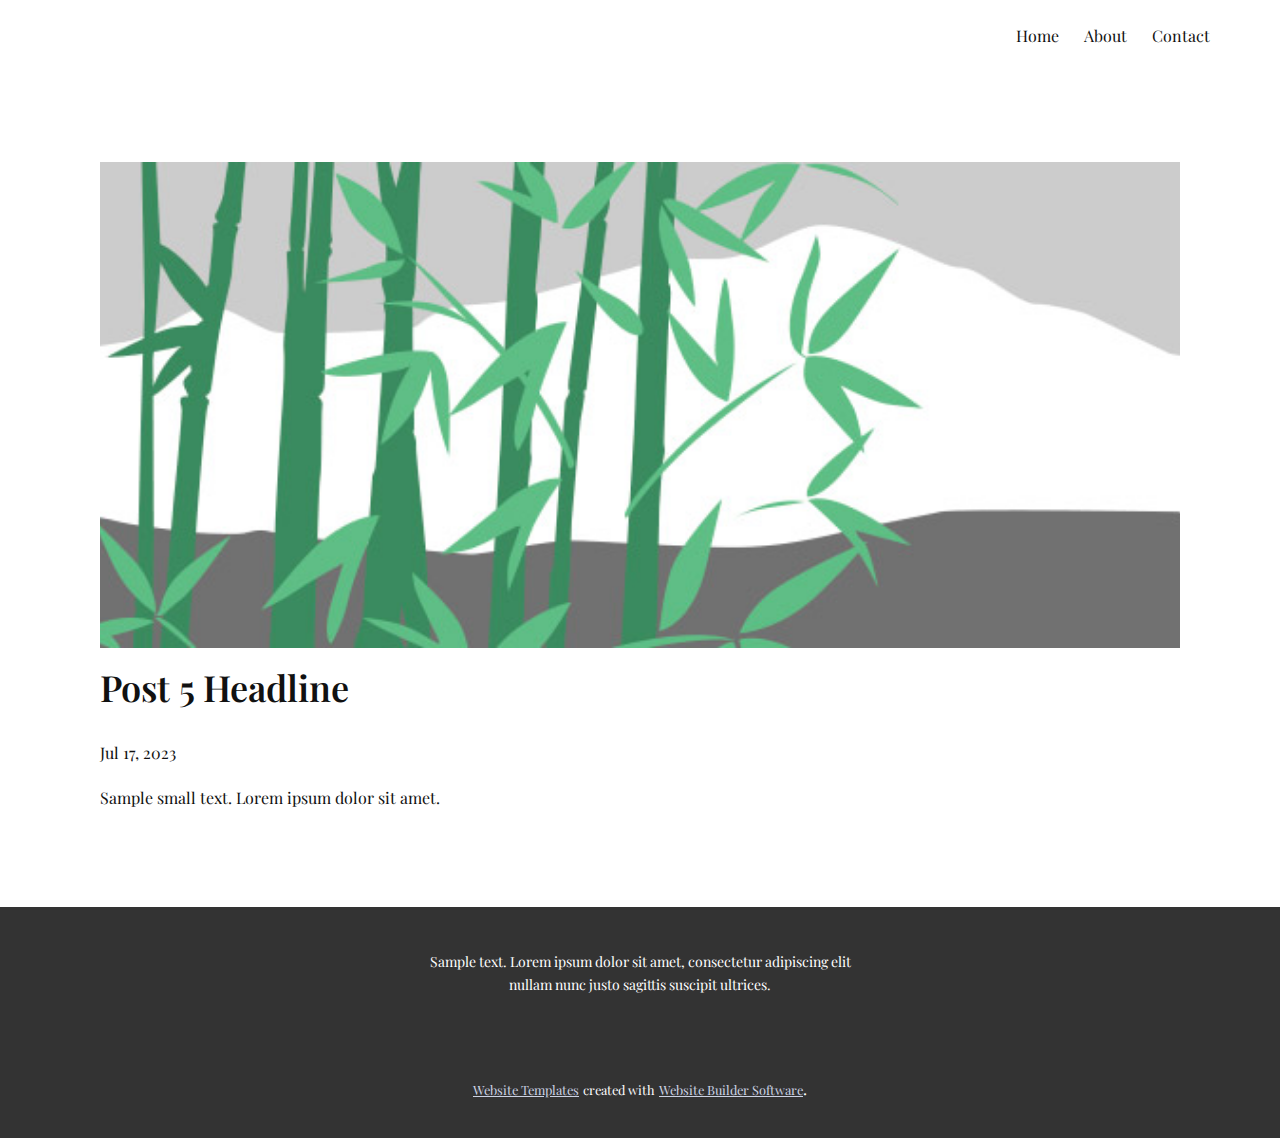
<file: blog/post-4.html>
<!DOCTYPE html>
<html style="font-size: 16px;" lang="en"><head>
    <meta name="viewport" content="width=device-width, initial-scale=1.0">
    <meta charset="utf-8">
    <meta name="keywords" content="Post 1 Headline">
    <meta name="description" content="">
    <title>Post 5 Headline</title>
    <link rel="stylesheet" href="../nicepage.css" media="screen">
<link rel="stylesheet" href="../Post-Template.css" media="screen">
    <script class="u-script" type="text/javascript" src="../jquery.js" defer=""></script>
    <script class="u-script" type="text/javascript" src="../nicepage.js" defer=""></script>
    <meta name="generator" content="Nicepage 5.13.1, nicepage.com">
    <link id="u-theme-google-font" rel="stylesheet" href="https://fonts.googleapis.com/css?family=Playfair+Display:400,400i,500,500i,600,600i,700,700i,800,800i,900,900i">
    
    
    <script type="application/ld+json">{
		"@context": "http://schema.org",
		"@type": "Organization",
		"name": "",
		"logo": "images/default-logo.png"
}</script>
    <meta name="theme-color" content="#141824">
  <meta data-intl-tel-input-cdn-path="intlTelInput/"></head>
  <body class="u-body u-xl-mode" data-lang="en"><header class="u-clearfix u-header u-header" id="sec-685a"><div class="u-clearfix u-sheet u-sheet-1">
        <nav class="u-align-left u-font-size-14 u-menu u-menu-dropdown u-nav-spacing-25 u-offcanvas u-menu-1">
          <div class="menu-collapse">
            <a class="u-button-style u-nav-link" href="#" style="padding: 4px 0px; font-size: calc(1em + 8px);">
              <svg class="u-svg-link" preserveAspectRatio="xMidYMin slice" viewBox="0 0 302 302" style="undefined"><use xmlns:xlink="http://www.w3.org/1999/xlink" xlink:href="#svg-7b92"></use></svg>
              <svg xmlns="http://www.w3.org/2000/svg" xmlns:xlink="http://www.w3.org/1999/xlink" version="1.1" id="svg-7b92" x="0px" y="0px" viewBox="0 0 302 302" style="enable-background:new 0 0 302 302;" xml:space="preserve" class="u-svg-content"><g><rect y="36" width="302" height="30"></rect><rect y="236" width="302" height="30"></rect><rect y="136" width="302" height="30"></rect>
</g><g></g><g></g><g></g><g></g><g></g><g></g><g></g><g></g><g></g><g></g><g></g><g></g><g></g><g></g><g></g></svg>
            </a>
          </div>
          <div class="u-nav-container">
            <ul class="u-nav u-spacing-25 u-unstyled"><li class="u-nav-item"><a class="u-button-style u-nav-link" href="../Home.html" style="padding: 8px 0px;">Home</a>
</li><li class="u-nav-item"><a class="u-button-style u-nav-link" href="../About.html" style="padding: 8px 0px;">About</a>
</li><li class="u-nav-item"><a class="u-button-style u-nav-link" href="../Contact.html" style="padding: 8px 0px;">Contact</a>
</li></ul>
          </div>
          <div class="u-nav-container-collapse">
            <div class="u-align-center u-black u-container-style u-inner-container-layout u-opacity u-opacity-95 u-sidenav">
              <div class="u-inner-container-layout u-sidenav-overflow">
                <div class="u-menu-close"></div>
                <ul class="u-align-center u-nav u-popupmenu-items u-unstyled u-nav-2"><li class="u-nav-item"><a class="u-button-style u-nav-link" href="../Home.html">Home</a>
</li><li class="u-nav-item"><a class="u-button-style u-nav-link" href="../About.html">About</a>
</li><li class="u-nav-item"><a class="u-button-style u-nav-link" href="../Contact.html">Contact</a>
</li></ul>
              </div>
            </div>
            <div class="u-black u-menu-overlay u-opacity u-opacity-70"></div>
          </div>
        </nav>
        <a href="#" class="u-image u-logo u-image-1" src="">
          <img src="../images/default-logo.png" class="u-logo-image u-logo-image-1">
        </a>
      </div></header>
    <section class="u-align-center u-clearfix u-section-1" id="sec-61f0">
      <div class="u-clearfix u-sheet u-valign-middle-md u-valign-middle-sm u-valign-middle-xs u-sheet-1"><!--post_details--><!--post_details_options_json--><!--{"source":""}--><!--/post_details_options_json--><!--blog_post-->
        <div class="u-container-style u-expanded-width u-post-details u-post-details-1">
          <div class="u-container-layout u-valign-middle u-container-layout-1"><!--blog_post_image-->
            <img alt="" class="u-blog-control u-expanded-width u-image u-image-default u-image-1" src="../images/68f64b9d.jpeg"><!--/blog_post_image--><!--blog_post_header-->
            <h2 class="u-blog-control u-text u-text-1">Post 5 Headline</h2><!--/blog_post_header--><!--blog_post_metadata-->
            <div class="u-blog-control u-metadata u-metadata-1"><!--blog_post_metadata_date-->
              <span class="u-meta-date u-meta-icon">Jul 17, 2023</span><!--/blog_post_metadata_date--><!--blog_post_metadata_category-->
              <!--/blog_post_metadata_category--><!--blog_post_metadata_comments-->
              <!--/blog_post_metadata_comments-->
            </div><!--/blog_post_metadata--><!--blog_post_content-->
            <div class="u-align-justify u-blog-control u-post-content u-text u-text-2 fr-view">
  Sample small text. Lorem ipsum dolor sit amet.
  </div><!--/blog_post_content-->
          </div>
        </div><!--/blog_post--><!--/post_details-->
      </div>
    </section>
    
    
    <footer class="u-clearfix u-footer u-grey-80" id="sec-0c8a"><div class="u-clearfix u-sheet u-sheet-1">
        <div class="u-align-center u-container-style u-group u-group-1">
          <div class="u-container-layout u-valign-middle u-container-layout-1">
            <p class="u-small-text u-text u-text-variant u-text-1">Sample text. Lorem ipsum dolor sit amet, consectetur adipiscing elit nullam nunc justo sagittis suscipit ultrices.</p>
          </div>
        </div>
      </div></footer>
    <section class="u-backlink u-clearfix u-grey-80">
      <a class="u-link" href="https://nicepage.com/website-templates" target="_blank">
        <span>Website Templates</span>
      </a>
      <p class="u-text">
        <span>created with</span>
      </p>
      <a class="u-link" href="" target="_blank">
        <span>Website Builder Software</span>
      </a>. 
    </section>
  
</body></html>
</file>
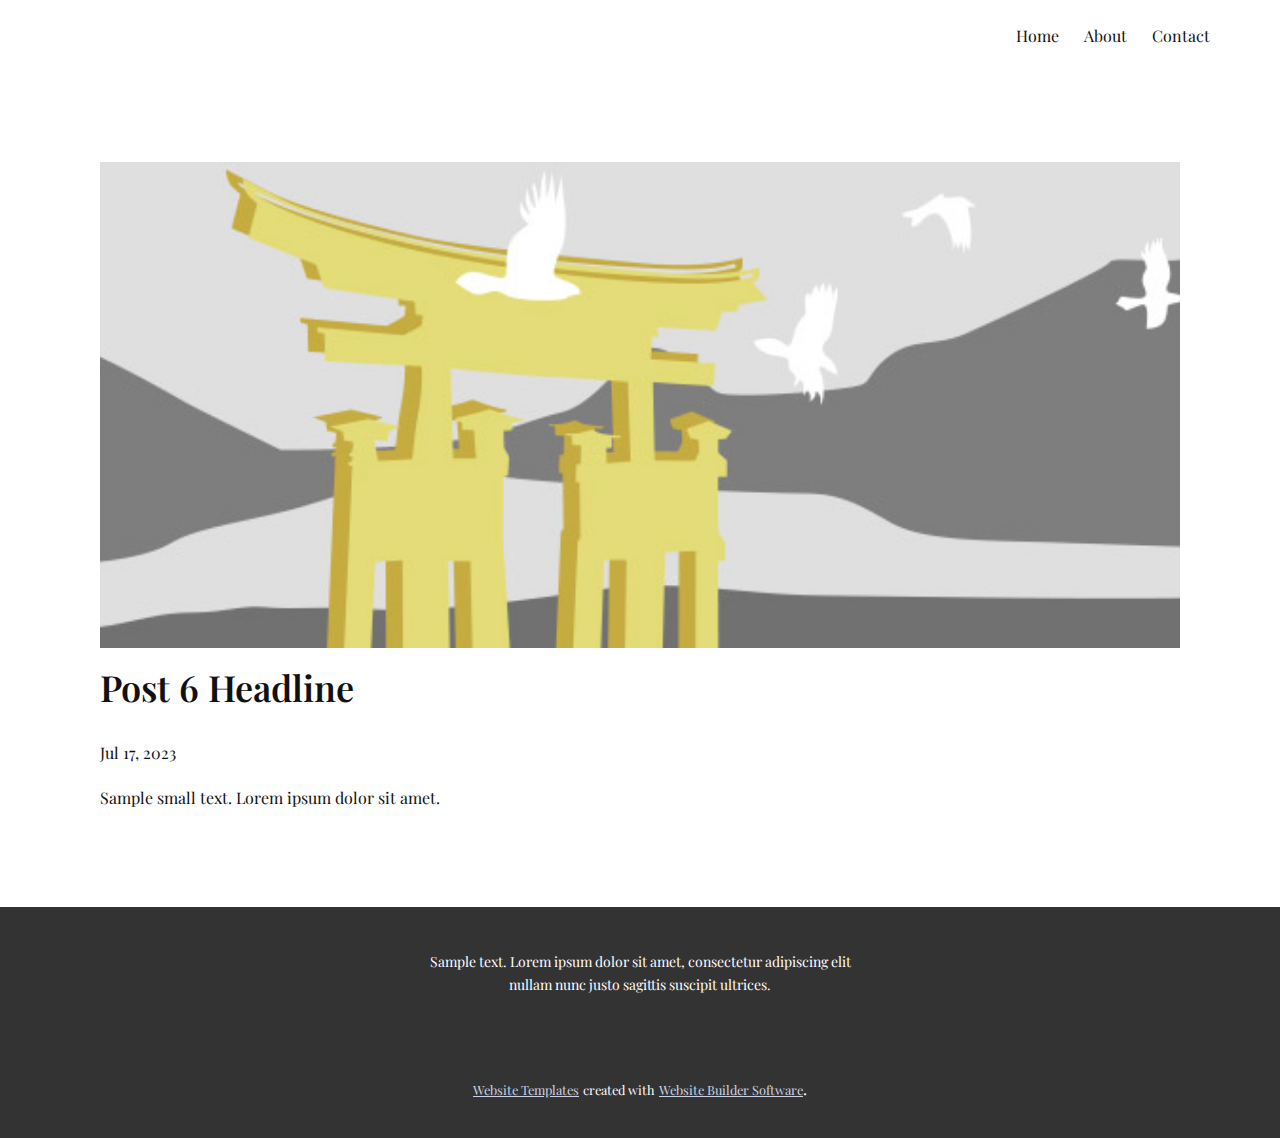
<file: blog/post-5.html>
<!DOCTYPE html>
<html style="font-size: 16px;" lang="en"><head>
    <meta name="viewport" content="width=device-width, initial-scale=1.0">
    <meta charset="utf-8">
    <meta name="keywords" content="Post 1 Headline">
    <meta name="description" content="">
    <title>Post 6 Headline</title>
    <link rel="stylesheet" href="../nicepage.css" media="screen">
<link rel="stylesheet" href="../Post-Template.css" media="screen">
    <script class="u-script" type="text/javascript" src="../jquery.js" defer=""></script>
    <script class="u-script" type="text/javascript" src="../nicepage.js" defer=""></script>
    <meta name="generator" content="Nicepage 5.13.1, nicepage.com">
    <link id="u-theme-google-font" rel="stylesheet" href="https://fonts.googleapis.com/css?family=Playfair+Display:400,400i,500,500i,600,600i,700,700i,800,800i,900,900i">
    
    
    <script type="application/ld+json">{
		"@context": "http://schema.org",
		"@type": "Organization",
		"name": "",
		"logo": "images/default-logo.png"
}</script>
    <meta name="theme-color" content="#141824">
  <meta data-intl-tel-input-cdn-path="intlTelInput/"></head>
  <body class="u-body u-xl-mode" data-lang="en"><header class="u-clearfix u-header u-header" id="sec-685a"><div class="u-clearfix u-sheet u-sheet-1">
        <nav class="u-align-left u-font-size-14 u-menu u-menu-dropdown u-nav-spacing-25 u-offcanvas u-menu-1">
          <div class="menu-collapse">
            <a class="u-button-style u-nav-link" href="#" style="padding: 4px 0px; font-size: calc(1em + 8px);">
              <svg class="u-svg-link" preserveAspectRatio="xMidYMin slice" viewBox="0 0 302 302" style="undefined"><use xmlns:xlink="http://www.w3.org/1999/xlink" xlink:href="#svg-7b92"></use></svg>
              <svg xmlns="http://www.w3.org/2000/svg" xmlns:xlink="http://www.w3.org/1999/xlink" version="1.1" id="svg-7b92" x="0px" y="0px" viewBox="0 0 302 302" style="enable-background:new 0 0 302 302;" xml:space="preserve" class="u-svg-content"><g><rect y="36" width="302" height="30"></rect><rect y="236" width="302" height="30"></rect><rect y="136" width="302" height="30"></rect>
</g><g></g><g></g><g></g><g></g><g></g><g></g><g></g><g></g><g></g><g></g><g></g><g></g><g></g><g></g><g></g></svg>
            </a>
          </div>
          <div class="u-nav-container">
            <ul class="u-nav u-spacing-25 u-unstyled"><li class="u-nav-item"><a class="u-button-style u-nav-link" href="../Home.html" style="padding: 8px 0px;">Home</a>
</li><li class="u-nav-item"><a class="u-button-style u-nav-link" href="../About.html" style="padding: 8px 0px;">About</a>
</li><li class="u-nav-item"><a class="u-button-style u-nav-link" href="../Contact.html" style="padding: 8px 0px;">Contact</a>
</li></ul>
          </div>
          <div class="u-nav-container-collapse">
            <div class="u-align-center u-black u-container-style u-inner-container-layout u-opacity u-opacity-95 u-sidenav">
              <div class="u-inner-container-layout u-sidenav-overflow">
                <div class="u-menu-close"></div>
                <ul class="u-align-center u-nav u-popupmenu-items u-unstyled u-nav-2"><li class="u-nav-item"><a class="u-button-style u-nav-link" href="../Home.html">Home</a>
</li><li class="u-nav-item"><a class="u-button-style u-nav-link" href="../About.html">About</a>
</li><li class="u-nav-item"><a class="u-button-style u-nav-link" href="../Contact.html">Contact</a>
</li></ul>
              </div>
            </div>
            <div class="u-black u-menu-overlay u-opacity u-opacity-70"></div>
          </div>
        </nav>
        <a href="#" class="u-image u-logo u-image-1" src="">
          <img src="../images/default-logo.png" class="u-logo-image u-logo-image-1">
        </a>
      </div></header>
    <section class="u-align-center u-clearfix u-section-1" id="sec-61f0">
      <div class="u-clearfix u-sheet u-valign-middle-md u-valign-middle-sm u-valign-middle-xs u-sheet-1"><!--post_details--><!--post_details_options_json--><!--{"source":""}--><!--/post_details_options_json--><!--blog_post-->
        <div class="u-container-style u-expanded-width u-post-details u-post-details-1">
          <div class="u-container-layout u-valign-middle u-container-layout-1"><!--blog_post_image-->
            <img alt="" class="u-blog-control u-expanded-width u-image u-image-default u-image-1" src="../images/8ad73f3c.jpeg"><!--/blog_post_image--><!--blog_post_header-->
            <h2 class="u-blog-control u-text u-text-1">Post 6 Headline</h2><!--/blog_post_header--><!--blog_post_metadata-->
            <div class="u-blog-control u-metadata u-metadata-1"><!--blog_post_metadata_date-->
              <span class="u-meta-date u-meta-icon">Jul 17, 2023</span><!--/blog_post_metadata_date--><!--blog_post_metadata_category-->
              <!--/blog_post_metadata_category--><!--blog_post_metadata_comments-->
              <!--/blog_post_metadata_comments-->
            </div><!--/blog_post_metadata--><!--blog_post_content-->
            <div class="u-align-justify u-blog-control u-post-content u-text u-text-2 fr-view">
  Sample small text. Lorem ipsum dolor sit amet.
  </div><!--/blog_post_content-->
          </div>
        </div><!--/blog_post--><!--/post_details-->
      </div>
    </section>
    
    
    <footer class="u-clearfix u-footer u-grey-80" id="sec-0c8a"><div class="u-clearfix u-sheet u-sheet-1">
        <div class="u-align-center u-container-style u-group u-group-1">
          <div class="u-container-layout u-valign-middle u-container-layout-1">
            <p class="u-small-text u-text u-text-variant u-text-1">Sample text. Lorem ipsum dolor sit amet, consectetur adipiscing elit nullam nunc justo sagittis suscipit ultrices.</p>
          </div>
        </div>
      </div></footer>
    <section class="u-backlink u-clearfix u-grey-80">
      <a class="u-link" href="https://nicepage.com/website-templates" target="_blank">
        <span>Website Templates</span>
      </a>
      <p class="u-text">
        <span>created with</span>
      </p>
      <a class="u-link" href="" target="_blank">
        <span>Website Builder Software</span>
      </a>. 
    </section>
  
</body></html>
</file>
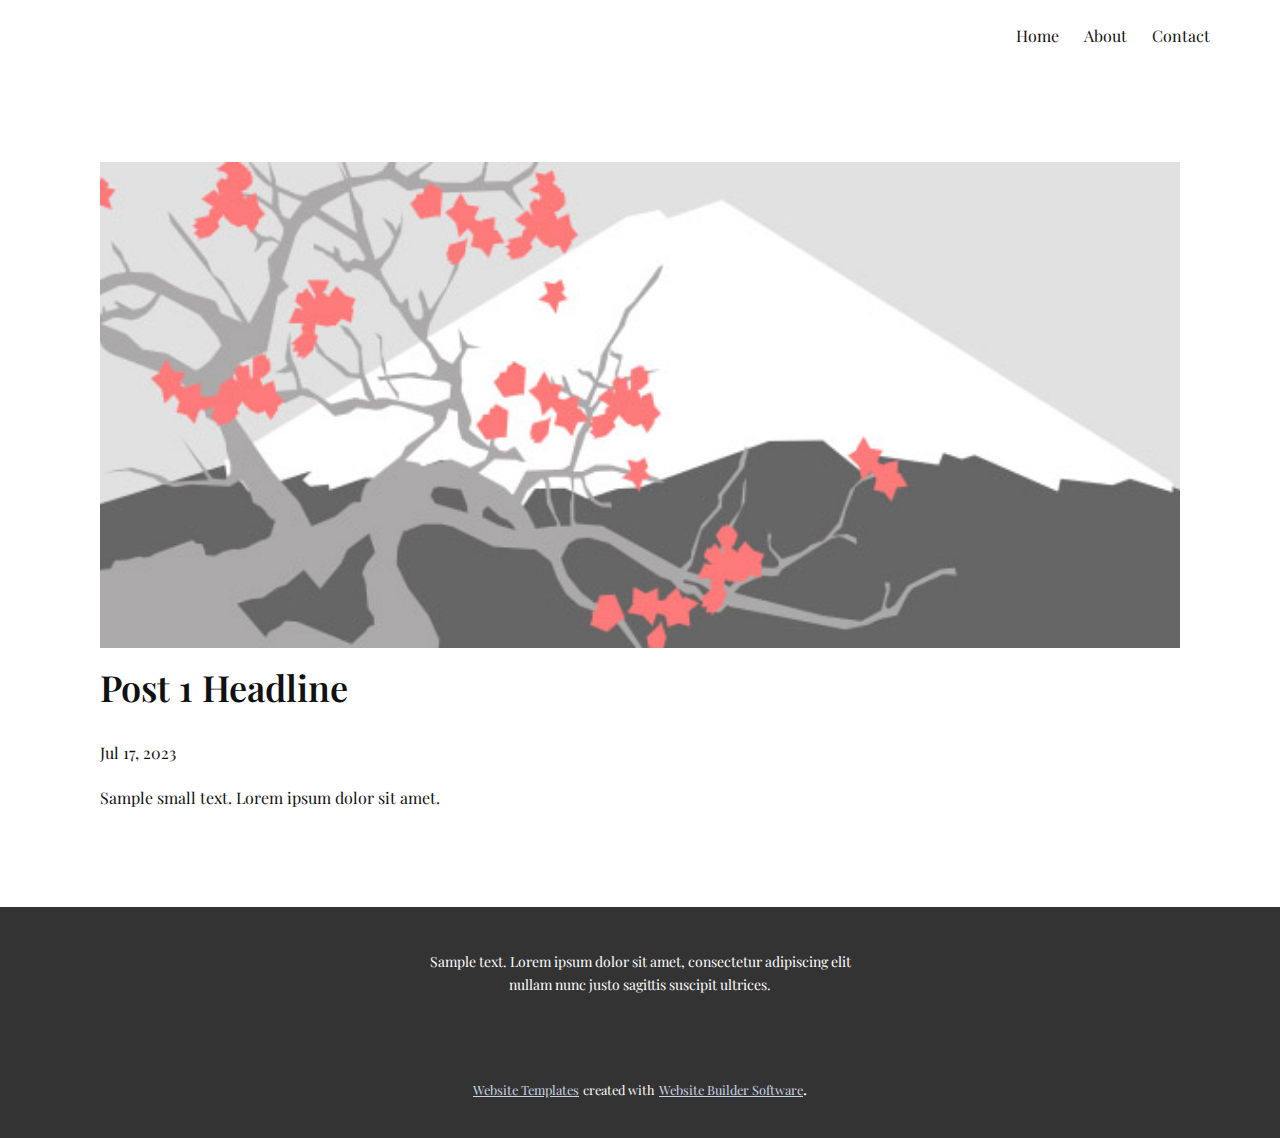
<file: blog/post.html>
<!DOCTYPE html>
<html style="font-size: 16px;" lang="en"><head>
    <meta name="viewport" content="width=device-width, initial-scale=1.0">
    <meta charset="utf-8">
    <meta name="keywords" content="Post 1 Headline">
    <meta name="description" content="">
    <title>Post 1 Headline</title>
    <link rel="stylesheet" href="../nicepage.css" media="screen">
<link rel="stylesheet" href="../Post-Template.css" media="screen">
    <script class="u-script" type="text/javascript" src="../jquery.js" defer=""></script>
    <script class="u-script" type="text/javascript" src="../nicepage.js" defer=""></script>
    <meta name="generator" content="Nicepage 5.13.1, nicepage.com">
    <link id="u-theme-google-font" rel="stylesheet" href="https://fonts.googleapis.com/css?family=Playfair+Display:400,400i,500,500i,600,600i,700,700i,800,800i,900,900i">
    
    
    <script type="application/ld+json">{
		"@context": "http://schema.org",
		"@type": "Organization",
		"name": "",
		"logo": "images/default-logo.png"
}</script>
    <meta name="theme-color" content="#141824">
  <meta data-intl-tel-input-cdn-path="intlTelInput/"></head>
  <body class="u-body u-xl-mode" data-lang="en"><header class="u-clearfix u-header u-header" id="sec-685a"><div class="u-clearfix u-sheet u-sheet-1">
        <nav class="u-align-left u-font-size-14 u-menu u-menu-dropdown u-nav-spacing-25 u-offcanvas u-menu-1">
          <div class="menu-collapse">
            <a class="u-button-style u-nav-link" href="#" style="padding: 4px 0px; font-size: calc(1em + 8px);">
              <svg class="u-svg-link" preserveAspectRatio="xMidYMin slice" viewBox="0 0 302 302" style="undefined"><use xmlns:xlink="http://www.w3.org/1999/xlink" xlink:href="#svg-7b92"></use></svg>
              <svg xmlns="http://www.w3.org/2000/svg" xmlns:xlink="http://www.w3.org/1999/xlink" version="1.1" id="svg-7b92" x="0px" y="0px" viewBox="0 0 302 302" style="enable-background:new 0 0 302 302;" xml:space="preserve" class="u-svg-content"><g><rect y="36" width="302" height="30"></rect><rect y="236" width="302" height="30"></rect><rect y="136" width="302" height="30"></rect>
</g><g></g><g></g><g></g><g></g><g></g><g></g><g></g><g></g><g></g><g></g><g></g><g></g><g></g><g></g><g></g></svg>
            </a>
          </div>
          <div class="u-nav-container">
            <ul class="u-nav u-spacing-25 u-unstyled"><li class="u-nav-item"><a class="u-button-style u-nav-link" href="../Home.html" style="padding: 8px 0px;">Home</a>
</li><li class="u-nav-item"><a class="u-button-style u-nav-link" href="../About.html" style="padding: 8px 0px;">About</a>
</li><li class="u-nav-item"><a class="u-button-style u-nav-link" href="../Contact.html" style="padding: 8px 0px;">Contact</a>
</li></ul>
          </div>
          <div class="u-nav-container-collapse">
            <div class="u-align-center u-black u-container-style u-inner-container-layout u-opacity u-opacity-95 u-sidenav">
              <div class="u-inner-container-layout u-sidenav-overflow">
                <div class="u-menu-close"></div>
                <ul class="u-align-center u-nav u-popupmenu-items u-unstyled u-nav-2"><li class="u-nav-item"><a class="u-button-style u-nav-link" href="../Home.html">Home</a>
</li><li class="u-nav-item"><a class="u-button-style u-nav-link" href="../About.html">About</a>
</li><li class="u-nav-item"><a class="u-button-style u-nav-link" href="../Contact.html">Contact</a>
</li></ul>
              </div>
            </div>
            <div class="u-black u-menu-overlay u-opacity u-opacity-70"></div>
          </div>
        </nav>
        <a href="#" class="u-image u-logo u-image-1" src="">
          <img src="../images/default-logo.png" class="u-logo-image u-logo-image-1">
        </a>
      </div></header>
    <section class="u-align-center u-clearfix u-section-1" id="sec-61f0">
      <div class="u-clearfix u-sheet u-valign-middle-md u-valign-middle-sm u-valign-middle-xs u-sheet-1"><!--post_details--><!--post_details_options_json--><!--{"source":""}--><!--/post_details_options_json--><!--blog_post-->
        <div class="u-container-style u-expanded-width u-post-details u-post-details-1">
          <div class="u-container-layout u-valign-middle u-container-layout-1"><!--blog_post_image-->
            <img alt="" class="u-blog-control u-expanded-width u-image u-image-default u-image-1" src="../images/0fd3416c.jpeg"><!--/blog_post_image--><!--blog_post_header-->
            <h2 class="u-blog-control u-text u-text-1">Post 1 Headline</h2><!--/blog_post_header--><!--blog_post_metadata-->
            <div class="u-blog-control u-metadata u-metadata-1"><!--blog_post_metadata_date-->
              <span class="u-meta-date u-meta-icon">Jul 17, 2023</span><!--/blog_post_metadata_date--><!--blog_post_metadata_category-->
              <!--/blog_post_metadata_category--><!--blog_post_metadata_comments-->
              <!--/blog_post_metadata_comments-->
            </div><!--/blog_post_metadata--><!--blog_post_content-->
            <div class="u-align-justify u-blog-control u-post-content u-text u-text-2 fr-view">
  Sample small text. Lorem ipsum dolor sit amet.
  </div><!--/blog_post_content-->
          </div>
        </div><!--/blog_post--><!--/post_details-->
      </div>
    </section>
    
    
    <footer class="u-clearfix u-footer u-grey-80" id="sec-0c8a"><div class="u-clearfix u-sheet u-sheet-1">
        <div class="u-align-center u-container-style u-group u-group-1">
          <div class="u-container-layout u-valign-middle u-container-layout-1">
            <p class="u-small-text u-text u-text-variant u-text-1">Sample text. Lorem ipsum dolor sit amet, consectetur adipiscing elit nullam nunc justo sagittis suscipit ultrices.</p>
          </div>
        </div>
      </div></footer>
    <section class="u-backlink u-clearfix u-grey-80">
      <a class="u-link" href="https://nicepage.com/website-templates" target="_blank">
        <span>Website Templates</span>
      </a>
      <p class="u-text">
        <span>created with</span>
      </p>
      <a class="u-link" href="" target="_blank">
        <span>Website Builder Software</span>
      </a>. 
    </section>
  
</body></html>
</file>
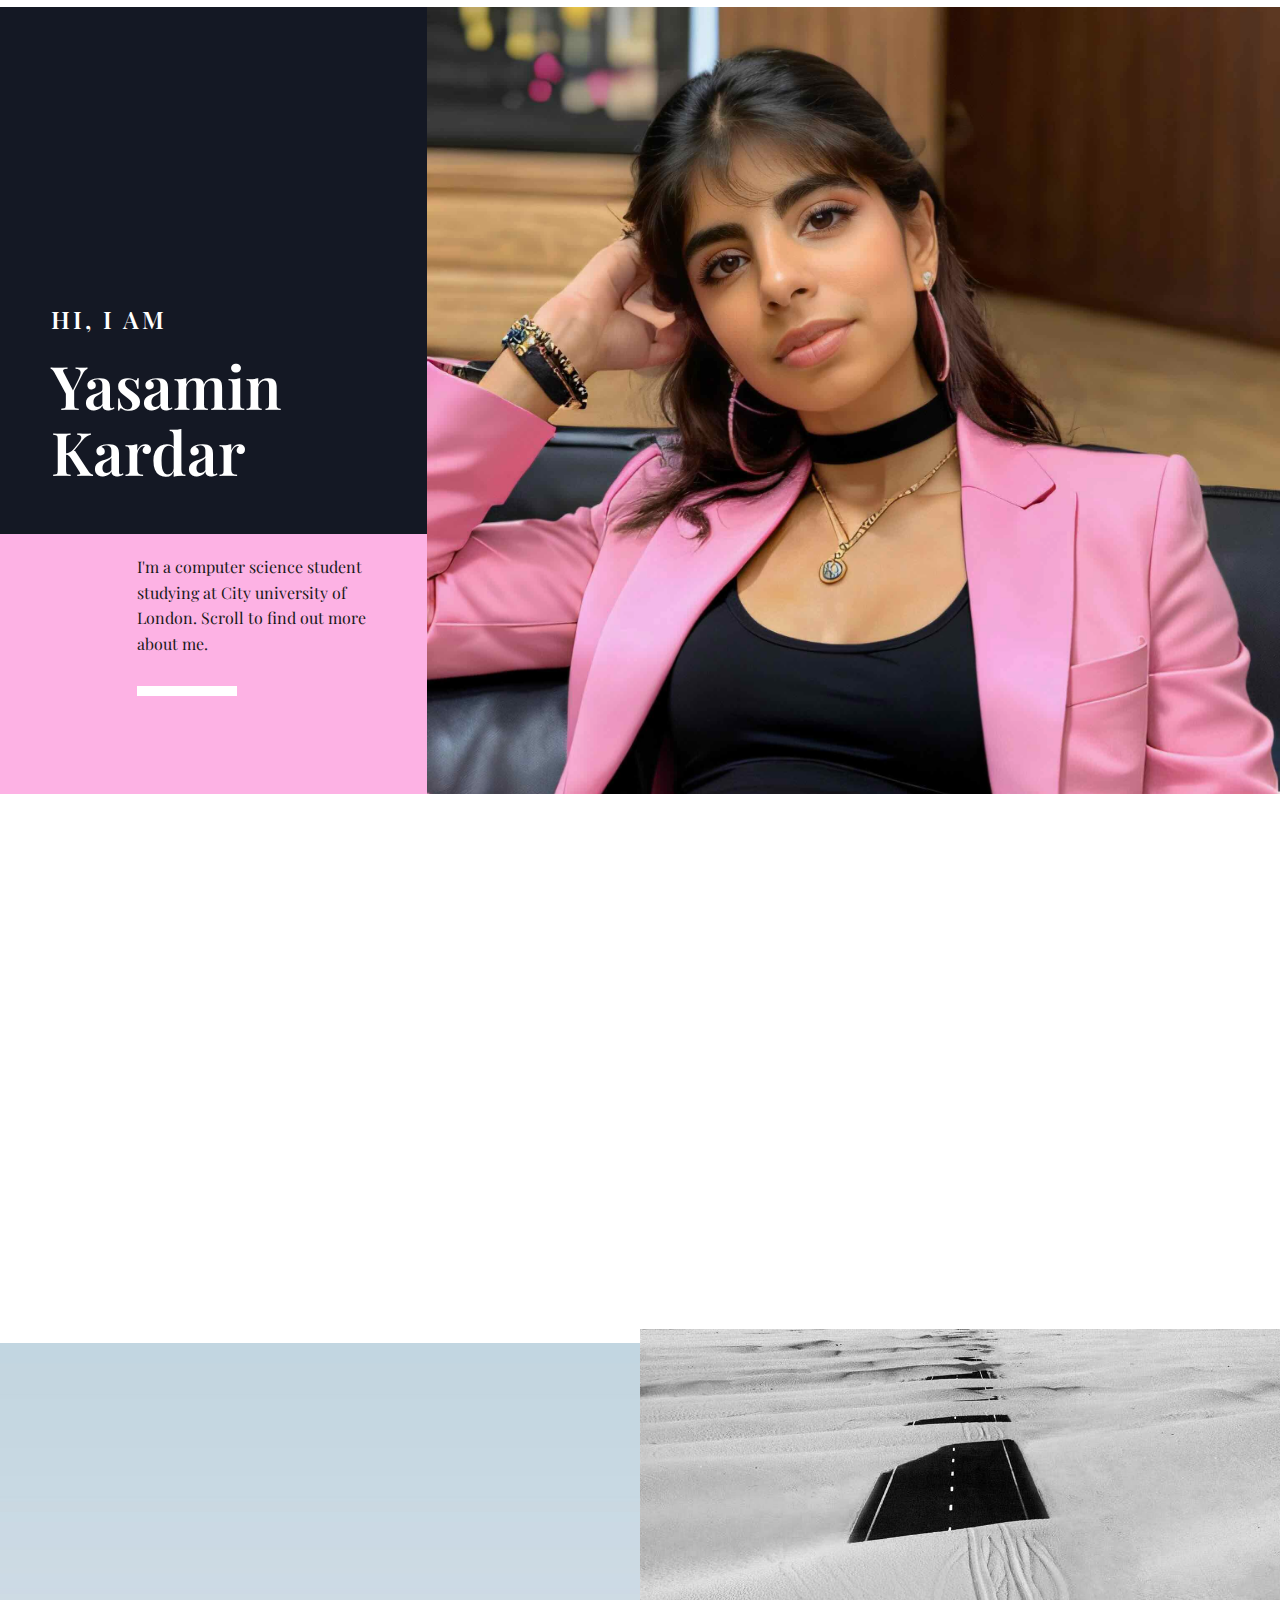
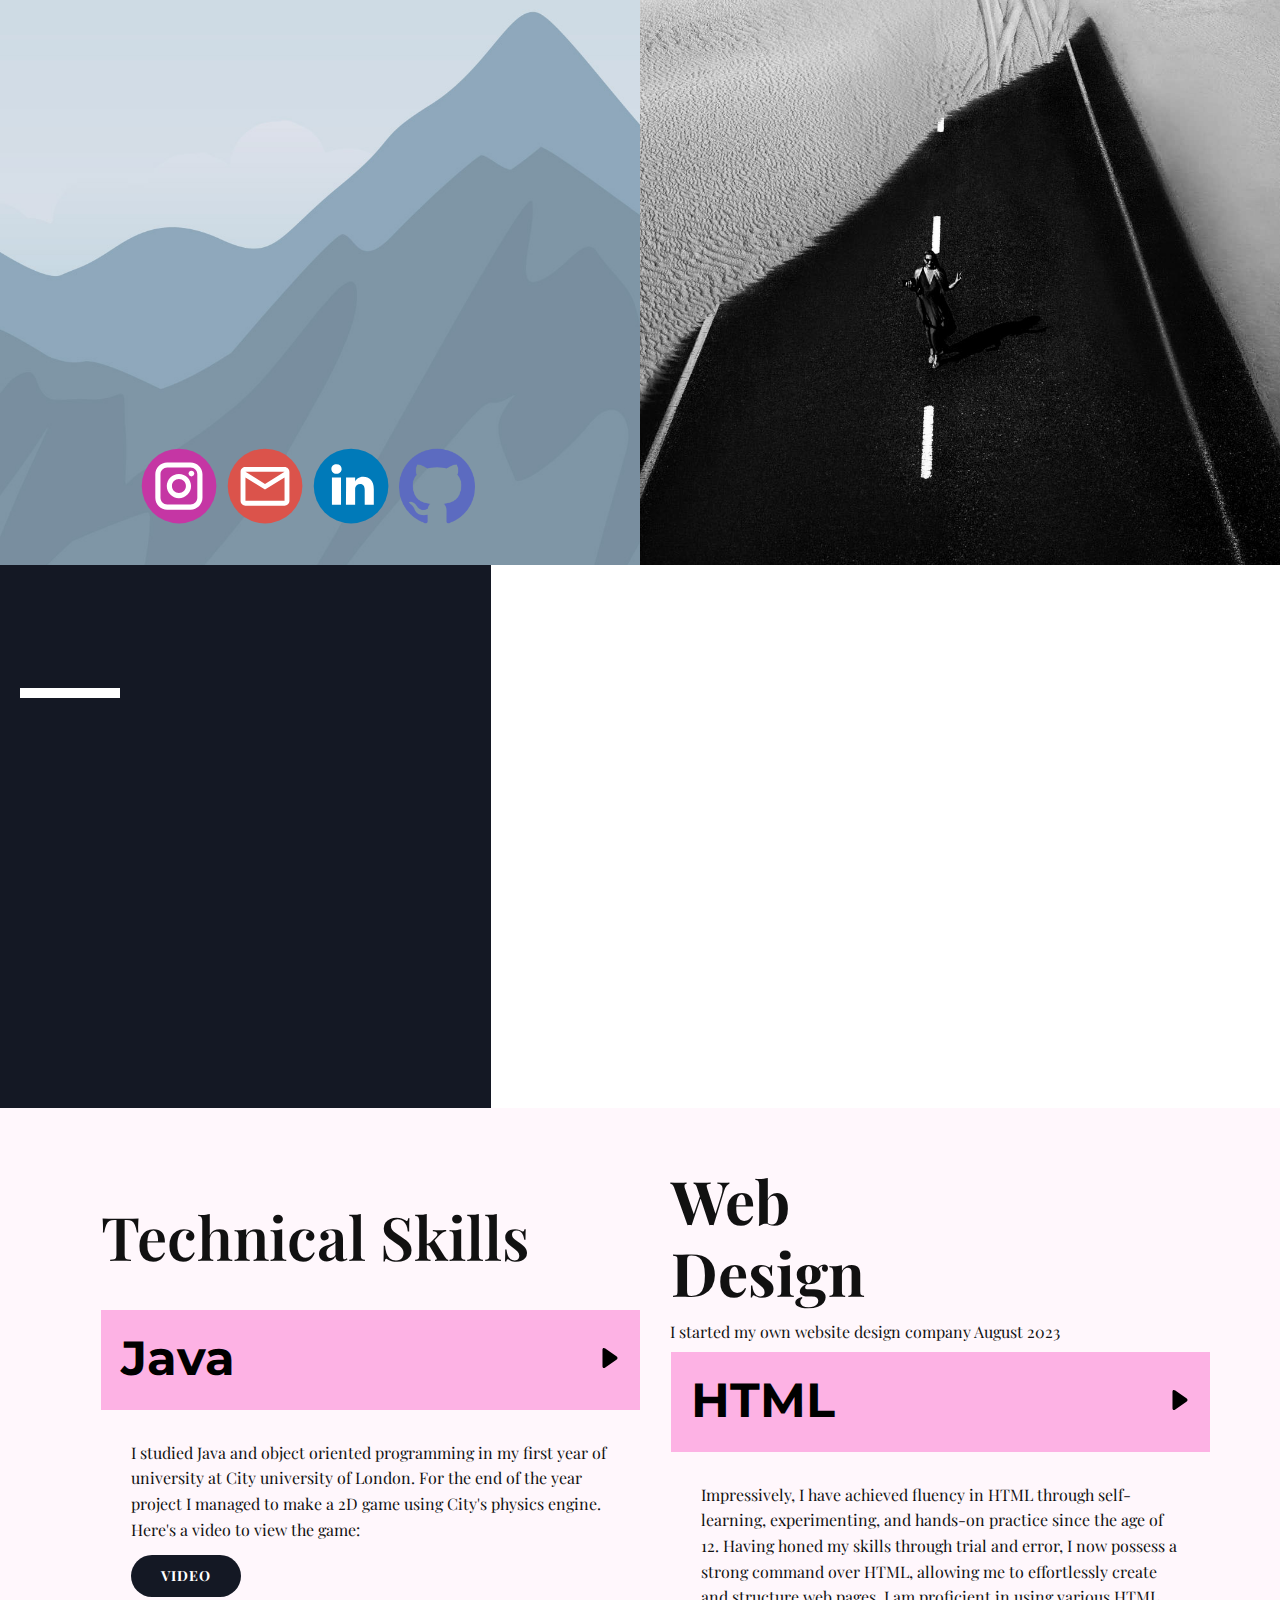
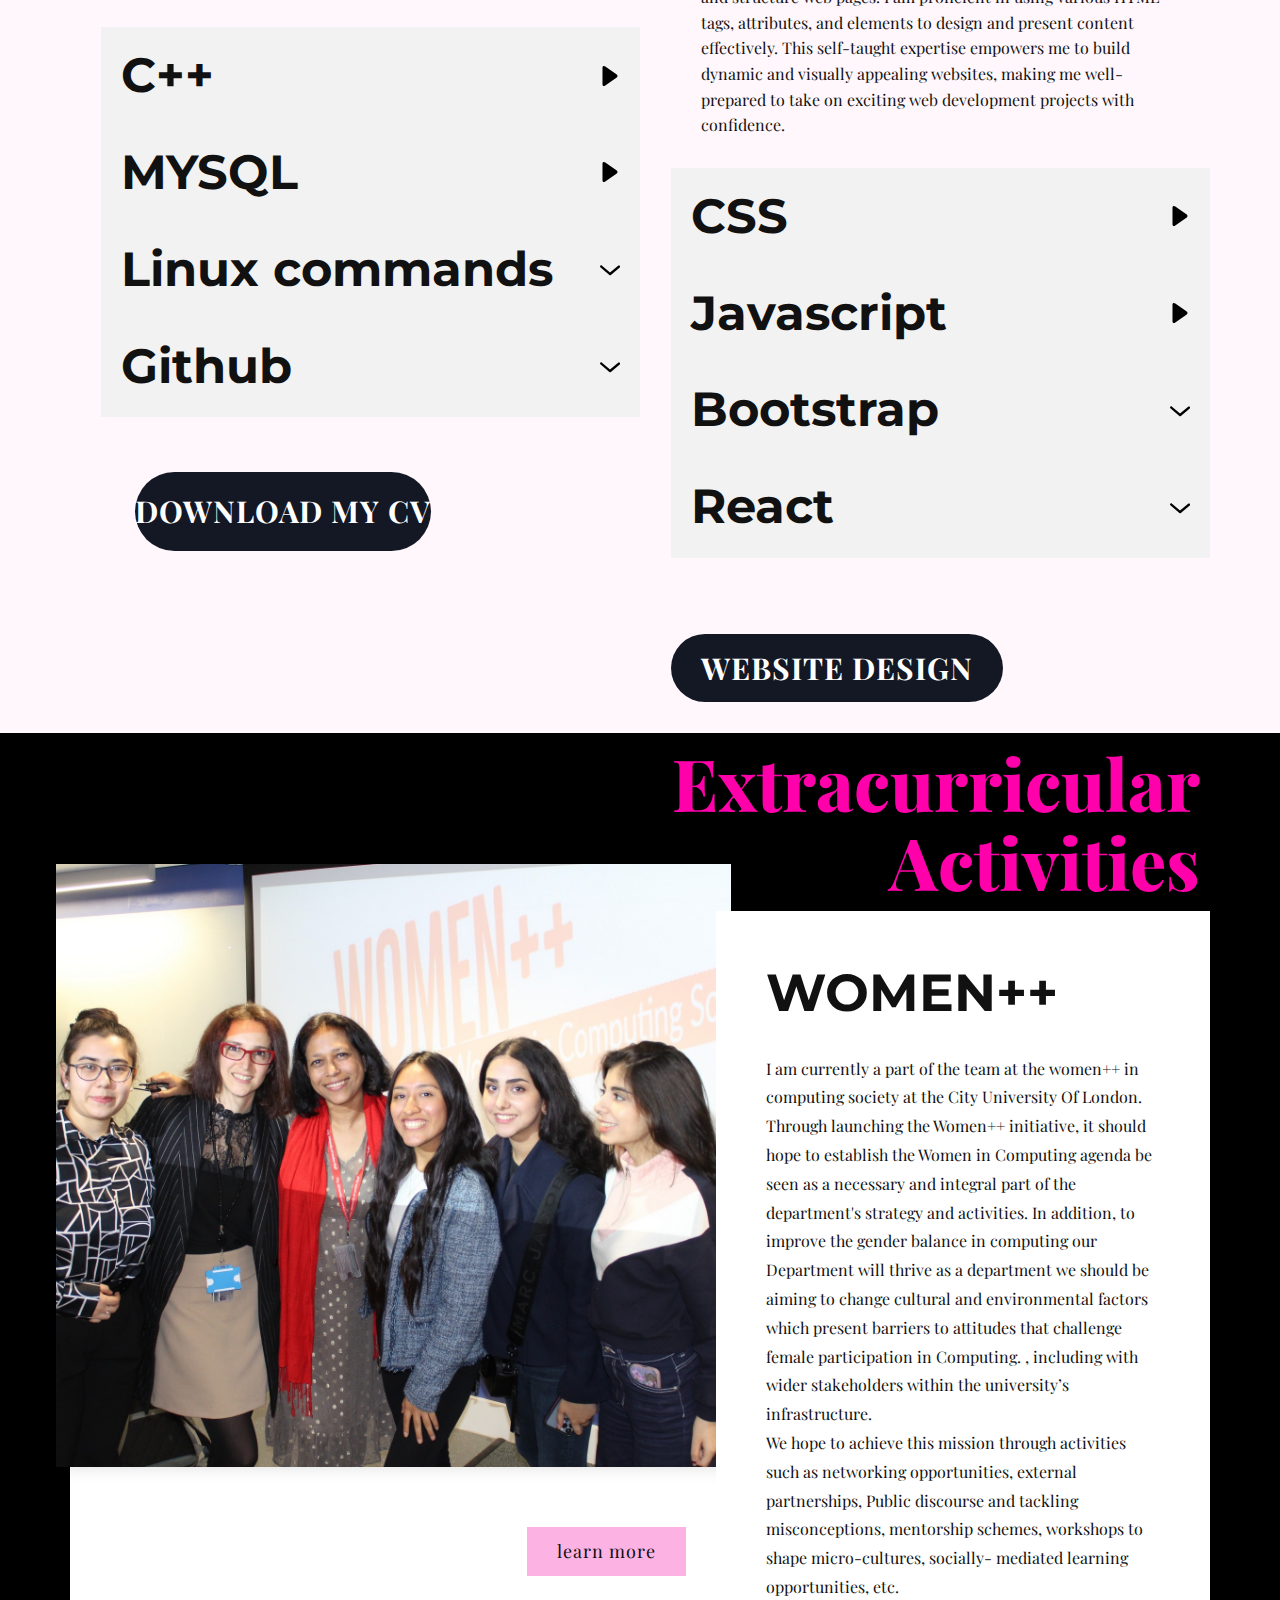
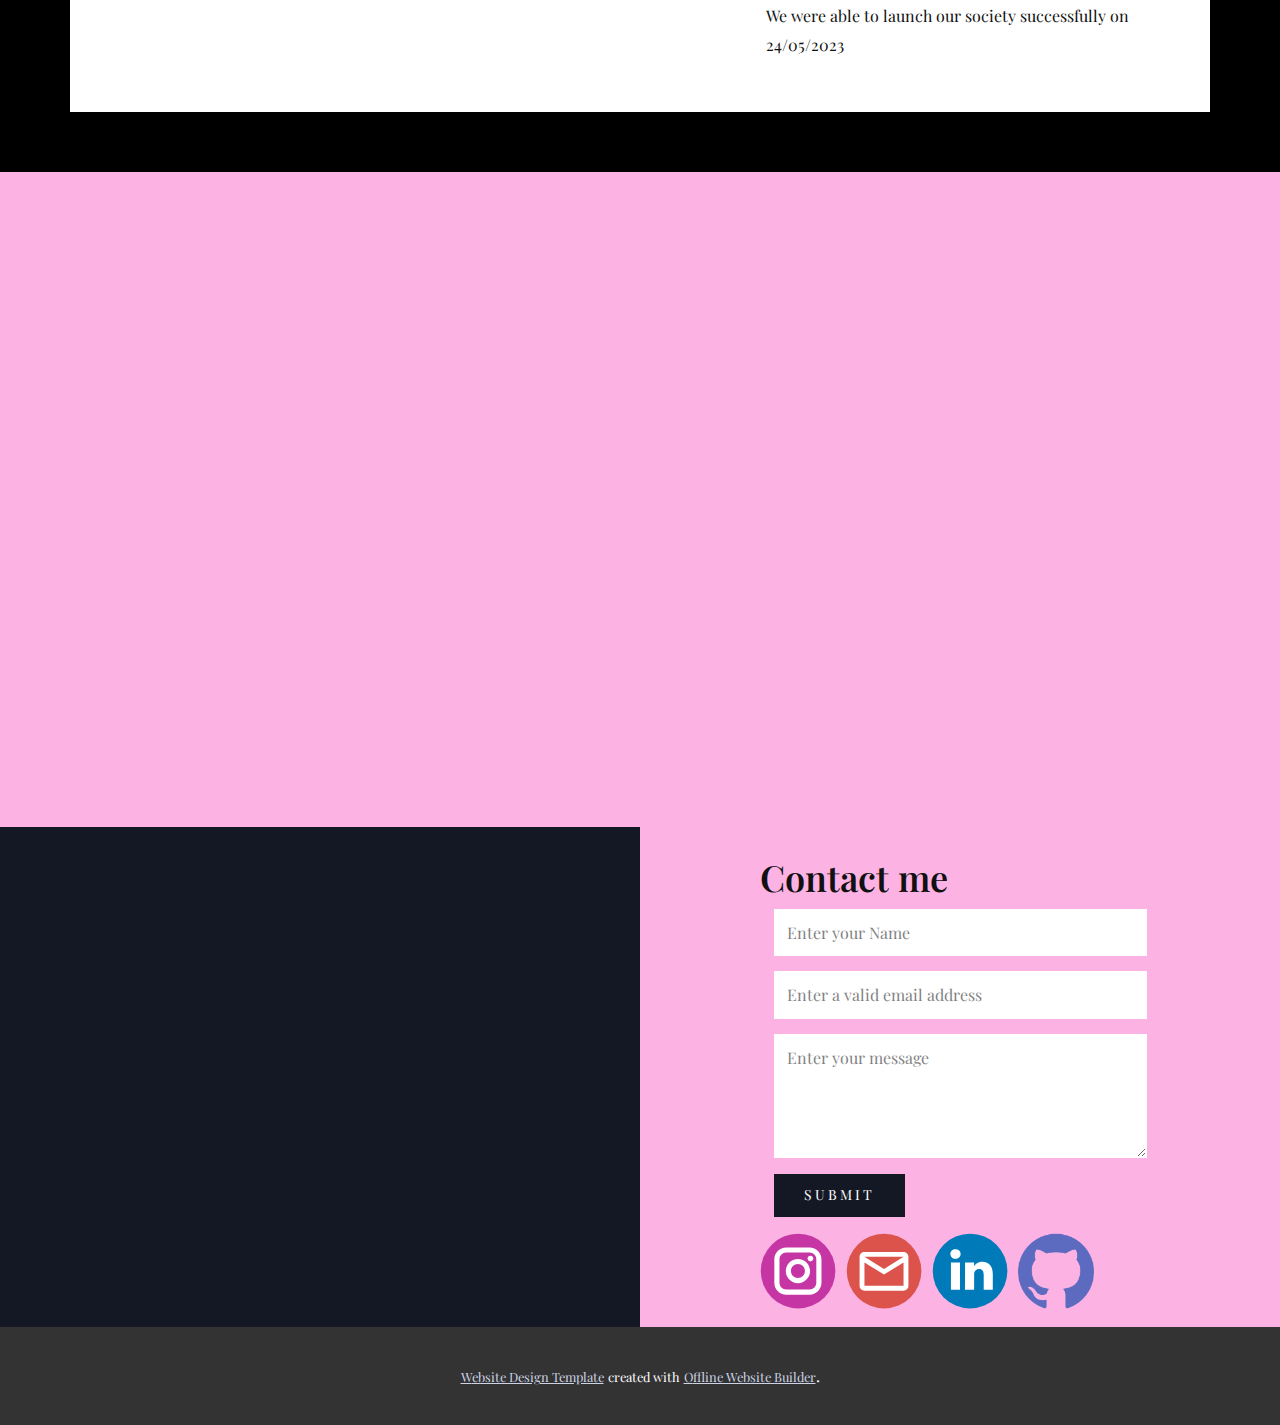
<file: Site4/Home.html>
<!DOCTYPE html>
<html style="font-size: 16px;" lang="en"><head>
    <meta name="viewport" content="width=device-width, initial-scale=1.0">
    <meta charset="utf-8">
    <meta name="keywords" content="Photo Studio, Fighting Fashion Stereotypes, We believe that high-end fashion photography shouldn’t be exclusive to high-end fashion models., Get signed with a standout modelling portfolio, Portrait Photography, The artist creates, but the photographer reveals., Contact">
    <meta name="description" content="">
    <title>Home</title>
    <link rel="stylesheet" href="nicepage.css" media="screen">
<link rel="stylesheet" href="Home.css" media="screen">
    <script class="u-script" type="text/javascript" src="jquery.js" defer=""></script>
    <script class="u-script" type="text/javascript" src="nicepage.js" defer=""></script>
    <meta name="generator" content="Nicepage 5.13.1, nicepage.com">
    <meta name="referrer" content="origin">
    <link id="u-theme-google-font" rel="stylesheet" href="https://fonts.googleapis.com/css?family=Playfair+Display:400,400i,500,500i,600,600i,700,700i,800,800i,900,900i">
    <link id="u-page-google-font" rel="stylesheet" href="https://fonts.googleapis.com/css?family=Playfair+Display:400,400i,500,500i,600,600i,700,700i,800,800i,900,900i|Montserrat:100,100i,200,200i,300,300i,400,400i,500,500i,600,600i,700,700i,800,800i,900,900i|Montserrat:100,100i,200,200i,300,300i,400,400i,500,500i,600,600i,700,700i,800,800i,900,900i">
    
    
    
    
    
    
    
    
    
    <script type="application/ld+json">{
		"@context": "http://schema.org",
		"@type": "Organization",
		"name": ""
}</script>
    <meta name="theme-color" content="#141824">
    <meta property="og:title" content="Home">
    <meta property="og:type" content="website">
  <meta data-intl-tel-input-cdn-path="intlTelInput/"></head>
  <body class="u-body u-xl-mode" data-lang="en"> 
    <section class="u-clearfix u-section-1" id="sec-571c">
      <div class="u-clearfix u-expanded-width u-layout-wrap u-layout-wrap-1">
        <div class="u-layout">
          <div class="u-layout-row">
            <div class="u-size-20">
              <div class="u-layout-col">
                <div class="u-container-style u-layout-cell u-left-cell u-palette-1-base u-size-40 u-layout-cell-1">
                  <div class="u-container-layout u-valign-bottom u-container-layout-1">
                    <h2 class="u-heading-font u-subtitle u-text u-text-1">Hi, I am</h2>
                    <h1 class="u-heading-font u-text u-title u-text-2">Yasamin Kardar</h1>
                  </div>
                </div>
                <div class="u-container-style u-layout-cell u-left-cell u-palette-3-base u-size-40 u-layout-cell-2">
                  <div class="u-container-layout u-container-layout-2">
                    <p class="u-text u-text-grey-90 u-text-3">I'm a computer science student studying at City university of London. Scroll to find out more about me.</p>
                    <div class="u-border-10 u-border-white u-line u-line-horizontal u-line-1"></div>
                  </div>
                </div>
              </div>
            </div>
            <div class="u-size-40">
              <div class="u-layout-col">
                <div class="u-container-style u-image u-layout-cell u-right-cell u-size-50 u-image-1" data-image-width="2048" data-image-height="3072">
                  <div class="u-container-layout u-container-layout-3"></div>
                </div>
              </div>
            </div>
          </div>
        </div>
      </div>
    </section>
    <section class="u-clearfix u-valign-top u-section-2" id="sec-d360">
      <div class="u-clearfix u-expanded-width u-layout-wrap u-layout-wrap-1">
        <div class="u-layout">
          <div class="u-layout-row">
            <div class="u-container-style u-layout-cell u-left-cell u-size-20 u-layout-cell-1" data-animation-name="customAnimationIn" data-animation-duration="1000" data-animation-delay="1000">
              <div class="u-container-layout u-container-layout-1">
                <h5 class="u-text u-text-1">Technical skills</h5>
                <ul class="u-text u-text-body-color u-text-2">
                  <li> Java: I've passed the Java module in my course with 86%. In my final project I have made a 2D game using city's physics engine and object oriented programming.&nbsp;</li>
                  <li>Web Design: I've worked with websites for a few years before I started university. These are all the technical skills that I've exelled:<br>HTML, CSS, Bootstrap, React, Javascript, Jquery, SEO
                  </li>
                  <li>MYSQL</li>
                  <li>Linux Commands</li>
                  <li>Swift</li>
                  <li>C++</li>
                  <li>Github</li>
                </ul>
                <a href="Home.html#carousel_23b9" class="u-border-none u-btn u-btn-round u-button-style u-hover-palette-3-dark-1 u-radius-6 u-btn-1">Learn more</a>
              </div>
            </div>
            <div class="u-container-style u-layout-cell u-palette-1-base u-size-20 u-layout-cell-2" data-animation-name="customAnimationIn" data-animation-duration="1000" data-animation-delay="500">
              <div class="u-container-layout u-container-layout-2">
                <h5 class="u-text u-text-3">About me</h5>
                <h2 class="u-text u-text-4">
                  <a class="u-active-none u-border-none u-btn u-button-link u-button-style u-hover-none u-none u-text-hover-palette-3-light-2 u-text-white u-btn-2" href="https://www.city.ac.uk/prospective-students/courses/undergraduate/computer-science-msci" target="_blank">I'm studying Computer science with integrated master's (with Honours) at City university of London</a>
                </h2>
                <p class="u-text u-text-5">Graduating in 2026</p>
              </div>
            </div>
            <div class="u-container-style u-layout-cell u-palette-3-base u-right-cell u-size-20 u-layout-cell-3" data-animation-name="customAnimationIn" data-animation-duration="1000">
              <div class="u-container-layout u-container-layout-3">
                <p class="u-custom-font u-font-playfair-display u-text u-text-body-color u-text-6"> My Extracurriculars</p>
                <ul class="u-custom-font u-file-icon u-font-playfair-display u-text u-text-7">
                  <li>President and founder of the computer science society</li>
                  <li>Founding member of Women++ in computing society</li>
                  <li>Program representitive</li>
                  <li>University Ambassador&nbsp;</li>
                </ul>
                <div class="u-border-10 u-border-white u-line u-line-horizontal u-line-1"></div>
                <p class="u-custom-font u-font-playfair-display u-text u-text-body-color u-text-default u-text-8">It's worth to mention that I've also successed to pass with a 1:1 (above 80%) avarage grade so far.&nbsp;</p>
                <a href="Home.html#carousel_2050" class="u-btn u-btn-round u-button-style u-hover-palette-1-light-1 u-palette-1-base u-radius-6 u-btn-3">Learn more<br>
                </a>
              </div>
            </div>
          </div>
        </div>
      </div>
    </section>
    <section class="u-clearfix u-image u-section-3" id="sec-4ad6">
      <div class="u-clearfix u-expanded-width u-layout-wrap u-layout-wrap-1">
        <div class="u-gutter-0 u-layout">
          <div class="u-layout-row">
            <div class="u-size-30 u-size-60-md">
              <div class="u-layout-col">
                <div class="u-container-style u-layout-cell u-palette-3-base u-right-cell u-size-20 u-layout-cell-1" data-animation-name="customAnimationIn" data-animation-duration="1000" data-animation-delay="500">
                  <div class="u-container-layout u-valign-middle u-container-layout-1">
                    <p class="u-text u-text-1">I like to think that what makes me valuable is not my coding skills or how many awards I've won. I think it's important to judge a person on all of their qualities because real life is not social media and people are not rated based on how many followers and likes they have. Because technically you can assign a number to each person based on their year's of experience, their skills and their network. But I like to judge myself off of the road that I'm pacing. I like to turn around and look at where I've came from because when I was younger there was no way I could believe that I'm here today. And I like to look ahead at the road in front of me because I know that I'm going to enjoy every step in this way. Also if I've made it so far, I know I can make it.&nbsp;</p>
                  </div>
                </div>
                <div class="u-container-style u-layout-cell u-palette-1-base u-right-cell u-size-40 u-layout-cell-2" data-animation-name="customAnimationIn" data-animation-duration="1000" data-animation-delay="0">
                  <div class="u-container-layout u-container-layout-2">
                    <p class="u-text u-text-2">Full name: Yasamin Kardar<br>Birthday: 20/08/2003<br>Email:&nbsp; yasamin.kardar@city.ac.uk
                    </p>
                    <div class="u-border-10 u-border-white u-line u-line-horizontal u-line-1"></div>
                  </div>
                </div>
              </div>
            </div>
            <div class="u-size-30 u-size-60-md">
              <div class="u-layout-row">
                <div class="u-container-style u-effect-hover-slide u-image u-layout-cell u-left-cell u-size-60 u-image-1">
                  <div class="u-container-layout u-container-layout-3"></div>
                </div>
              </div>
            </div>
          </div>
        </div>
      </div>
    </section>
    <section class="u-clearfix u-valign-middle u-section-4" id="carousel_bc33">
      <div class="u-clearfix u-expanded-width u-layout-wrap u-layout-wrap-1">
        <div class="u-layout">
          <div class="u-layout-row">
            <div class="u-container-style u-layout-cell u-palette-1-base u-size-23 u-layout-cell-1">
              <div class="u-container-layout u-container-layout-1">
                <div class="u-border-10 u-border-white u-line u-line-horizontal u-line-1"></div>
                <img class="u-image u-image-contain u-image-default u-image-1" src="images/IMG_1927.png" alt="" data-image-width="3024" data-image-height="4032" data-animation-name="customAnimationIn" data-animation-duration="1000">
                <div class="u-social-icons u-spacing-10 u-social-icons-1">
                  <a class="u-social-url" title="instagram" target="_blank" href="https://instagram.com/thisisyasamin_"><span class="u-icon u-social-icon u-social-instagram u-icon-1"><svg class="u-svg-link" preserveAspectRatio="xMidYMin slice" viewBox="0 0 112 112" style=""><use xmlns:xlink="http://www.w3.org/1999/xlink" xlink:href="#svg-30bd"></use></svg><svg class="u-svg-content" viewBox="0 0 112 112" x="0" y="0" id="svg-30bd"><circle fill="currentColor" cx="56.1" cy="56.1" r="55"></circle><path fill="#FFFFFF" d="M55.9,38.2c-9.9,0-17.9,8-17.9,17.9C38,66,46,74,55.9,74c9.9,0,17.9-8,17.9-17.9C73.8,46.2,65.8,38.2,55.9,38.2
z M55.9,66.4c-5.7,0-10.3-4.6-10.3-10.3c-0.1-5.7,4.6-10.3,10.3-10.3c5.7,0,10.3,4.6,10.3,10.3C66.2,61.8,61.6,66.4,55.9,66.4z"></path><path fill="#FFFFFF" d="M74.3,33.5c-2.3,0-4.2,1.9-4.2,4.2s1.9,4.2,4.2,4.2s4.2-1.9,4.2-4.2S76.6,33.5,74.3,33.5z"></path><path fill="#FFFFFF" d="M73.1,21.3H38.6c-9.7,0-17.5,7.9-17.5,17.5v34.5c0,9.7,7.9,17.6,17.5,17.6h34.5c9.7,0,17.5-7.9,17.5-17.5V38.8
C90.6,29.1,82.7,21.3,73.1,21.3z M83,73.3c0,5.5-4.5,9.9-9.9,9.9H38.6c-5.5,0-9.9-4.5-9.9-9.9V38.8c0-5.5,4.5-9.9,9.9-9.9h34.5
c5.5,0,9.9,4.5,9.9,9.9V73.3z"></path></svg></span>
                  </a>
                  <a class="u-social-url" target="_blank" data-type="Email" title="Email" href="mailto:yasamin.kardar@city.ac.uk"><span class="u-icon u-social-email u-social-icon u-icon-2"><svg class="u-svg-link" preserveAspectRatio="xMidYMin slice" viewBox="0 0 112 112" style=""><use xmlns:xlink="http://www.w3.org/1999/xlink" xlink:href="#svg-fe02"></use></svg><svg class="u-svg-content" viewBox="0 0 112 112" x="0" y="0" id="svg-fe02"><circle fill="currentColor" cx="56.1" cy="56.1" r="55"></circle><path id="path3864" fill="#FFFFFF" d="M27.2,28h57.6c4,0,7.2,3.2,7.2,7.2l0,0v42.7c0,3.9-3.2,7.2-7.2,7.2l0,0H27.2
	c-4,0-7.2-3.2-7.2-7.2V35.2C20,31.1,23.2,28,27.2,28 M56,52.9l28.8-17.8H27.2L56,52.9 M27.2,77.7h57.6V43.5L56,61.3L27.2,43.5V77.7z
	"></path></svg></span>
                  </a>
                  <a class="u-social-url" target="_blank" data-type="LinkedIn" title="linkedin" href="www.linkedin.com/in/yasamin-kardar"><span class="u-icon u-social-icon u-social-linkedin u-icon-3"><svg class="u-svg-link" preserveAspectRatio="xMidYMin slice" viewBox="0 0 112 112" style=""><use xmlns:xlink="http://www.w3.org/1999/xlink" xlink:href="#svg-c2b3"></use></svg><svg class="u-svg-content" viewBox="0 0 112 112" x="0" y="0" id="svg-c2b3"><circle fill="currentColor" cx="56.1" cy="56.1" r="55"></circle><path fill="#FFFFFF" d="M41.3,83.7H27.9V43.4h13.4V83.7z M34.6,37.9L34.6,37.9c-4.6,0-7.5-3.1-7.5-7c0-4,3-7,7.6-7s7.4,3,7.5,7
      C42.2,34.8,39.2,37.9,34.6,37.9z M89.6,83.7H76.2V62.2c0-5.4-1.9-9.1-6.8-9.1c-3.7,0-5.9,2.5-6.9,4.9c-0.4,0.9-0.4,2.1-0.4,3.3v22.5
      H48.7c0,0,0.2-36.5,0-40.3h13.4v5.7c1.8-2.7,5-6.7,12.1-6.7c8.8,0,15.4,5.8,15.4,18.1V83.7z"></path></svg></span>
                  </a>
                  <a class="u-social-url" target="_blank" data-type="Custom" title="Custom" href="https://github.com/kardaryasamin"><span class="u-file-icon u-icon u-social-custom u-social-icon u-icon-4"><img src="images/733553.png" alt=""></span>
                  </a>
                </div>
              </div>
            </div>
            <div class="u-container-style u-layout-cell u-size-37 u-layout-cell-2">
              <div class="u-container-layout u-container-layout-2">
                <div class="u-expanded-width u-list u-list-1">
                  <div class="u-repeater u-repeater-1">
                    <div class="u-align-center-xs u-container-style u-list-item u-repeater-item u-list-item-1" data-animation-name="customAnimationIn" data-animation-duration="1000" data-animation-delay="2000">
                      <div class="u-container-layout u-similar-container u-container-layout-3">
                        <h3 class="u-custom-font u-font-montserrat u-text u-text-default u-text-1">2018</h3>
                        <div class="u-palette-3-base u-preserve-proportions u-shape u-shape-circle u-shape-1"></div>
                        <p class="u-text u-text-default u-text-grey-50 u-text-2">I managed to get into the special talent school in Tehran, Iran (Farzanegan) where I studied for math olympiads and managed to pass the national exam. Unfortunetly I had to move before the international exam</p>
                      </div>
                    </div>
                    <div class="u-align-center-xs u-container-style u-list-item u-repeater-item u-list-item-2" data-animation-name="customAnimationIn" data-animation-duration="1000" data-animation-delay="1000">
                      <div class="u-container-layout u-similar-container u-container-layout-4">
                        <h3 class="u-custom-font u-font-montserrat u-text u-text-default u-text-3">2020</h3>
                        <div class="u-palette-3-base u-preserve-proportions u-shape u-shape-circle u-shape-2"></div>
                        <p class="u-text u-text-default u-text-grey-50 u-text-4">I moved to Goteborg, Sweden, with my family. I entered International Highschool of goteborg region and started studying in IB (​international baccalaureate)</p>
                      </div>
                    </div>
                    <div class="u-align-center-xs u-container-style u-list-item u-repeater-item u-list-item-3" data-animation-name="customAnimationIn" data-animation-duration="1000">
                      <div class="u-container-layout u-similar-container u-container-layout-5">
                        <h3 class="u-custom-font u-font-montserrat u-text u-text-default u-text-5">2022</h3>
                        <div class="u-palette-3-base u-preserve-proportions u-shape u-shape-circle u-shape-3"></div>
                        <p class="u-text u-text-default u-text-grey-50 u-text-6">Graduated from IHGR with my&nbsp;international baccalaureate diploma</p>
                      </div>
                    </div>
                  </div>
                </div>
              </div>
            </div>
          </div>
        </div>
      </div>
    </section>
    <section class="u-align-center u-clearfix u-palette-3-light-3 u-section-5" id="carousel_23b9">
      <div class="u-clearfix u-sheet u-valign-middle u-sheet-1">
        <div class="u-clearfix u-expanded-width u-layout-wrap u-layout-wrap-1">
          <div class="u-layout">
            <div class="u-layout-row">
              <div class="u-align-left u-container-style u-layout-cell u-size-30 u-layout-cell-1">
                <div class="u-container-layout u-container-layout-1">
                  <h1 class="u-text u-text-default u-text-1">Technical Skills</h1>
                  <div class="u-accordion u-accordion-1">
                    <div class="u-accordion-item">
                      <a class="active u-accordion-link u-active-palette-3-base u-border-active-palette-3-base u-button-style u-custom-font u-font-montserrat u-grey-5 u-text-active-black u-text-body-color u-accordion-link-1" id="link-accordion-f752" aria-controls="accordion-f752" aria-selected="true">
                        <span class="u-accordion-link-text">Java</span><span class="u-accordion-link-icon u-icon u-text-black u-icon-1"><svg class="u-svg-link" preserveAspectRatio="xMidYMin slice" viewBox="0 0 494.148 494.148" style=""><use xmlns:xlink="http://www.w3.org/1999/xlink" xlink:href="#svg-7114"></use></svg><svg class="u-svg-content" viewBox="0 0 494.148 494.148" x="0px" y="0px" id="svg-7114" style="enable-background:new 0 0 494.148 494.148;"><g><g><path d="M405.284,201.188L130.804,13.28C118.128,4.596,105.356,0,94.74,0C74.216,0,61.52,16.472,61.52,44.044v406.124    c0,27.54,12.68,43.98,33.156,43.98c10.632,0,23.2-4.6,35.904-13.308l274.608-187.904c17.66-12.104,27.44-28.392,27.44-45.884    C432.632,229.572,422.964,213.288,405.284,201.188z"></path>
</g>
</g></svg></span>
                      </a>
                      <div class="u-accordion-active u-accordion-pane u-container-style u-accordion-pane-1" id="accordion-f752" aria-labelledby="link-accordion-f752">
                        <div class="u-container-layout u-container-layout-2">
                          <p class="u-text u-text-default u-text-2">I studied Java and object oriented programming in my first year of university at City university of London. For the end of the year project I managed to make a 2D game using City's physics engine.&nbsp;<br>Here's a video to view the game:<br>
                            <br>
                          </p>
                          <a href="https://cityuni-my.sharepoint.com/personal/yasamin_kardar_city_ac_uk/_layouts/15/stream.aspx?id=%2Fpersonal%2Fyasamin%5Fkardar%5Fcity%5Fac%5Fuk%2FDocuments%2FRecording%2D20230507%5F165407%2Ewebm" class="u-btn u-btn-round u-button-style u-hover-palette-1-light-1 u-palette-1-base u-radius-50 u-btn-1" target="_blank">Video<br>
                          </a>
                        </div>
                      </div>
                    </div>
                    <div class="u-accordion-item">
                      <a class="u-accordion-link u-active-palette-3-base u-border-active-palette-3-base u-button-style u-custom-font u-font-montserrat u-grey-5 u-text-active-black u-text-body-color u-accordion-link-2" id="link-accordion-c23a" aria-controls="accordion-c23a" aria-selected="false">
                        <span class="u-accordion-link-text">C++</span><span class="u-accordion-link-icon u-icon u-text-black u-icon-2"><svg class="u-svg-link" preserveAspectRatio="xMidYMin slice" viewBox="0 0 494.148 494.148" style=""><use xmlns:xlink="http://www.w3.org/1999/xlink" xlink:href="#svg-479a"></use></svg><svg class="u-svg-content" viewBox="0 0 494.148 494.148" x="0px" y="0px" id="svg-479a" style="enable-background:new 0 0 494.148 494.148;"><g><g><path d="M405.284,201.188L130.804,13.28C118.128,4.596,105.356,0,94.74,0C74.216,0,61.52,16.472,61.52,44.044v406.124    c0,27.54,12.68,43.98,33.156,43.98c10.632,0,23.2-4.6,35.904-13.308l274.608-187.904c17.66-12.104,27.44-28.392,27.44-45.884    C432.632,229.572,422.964,213.288,405.284,201.188z"></path>
</g>
</g></svg></span>
                      </a>
                      <div class="u-accordion-pane u-container-style u-accordion-pane-2" id="accordion-c23a" aria-labelledby="link-accordion-c23a">
                        <div class="u-container-layout u-container-layout-3">
                          <p class="u-text u-text-default u-text-3">I'm going to learn it fully next year</p>
                        </div>
                      </div>
                    </div>
                    <div class="u-accordion-item">
                      <a class="u-accordion-link u-active-palette-3-base u-border-active-palette-3-base u-button-style u-custom-font u-font-montserrat u-grey-5 u-text-active-black u-text-body-color u-accordion-link-3" id="link-accordion-aae7" aria-controls="accordion-aae7" aria-selected="false">
                        <span class="u-accordion-link-text">MYSQL</span><span class="u-accordion-link-icon u-icon u-text-black u-icon-3"><svg class="u-svg-link" preserveAspectRatio="xMidYMin slice" viewBox="0 0 494.148 494.148" style=""><use xmlns:xlink="http://www.w3.org/1999/xlink" xlink:href="#svg-e074"></use></svg><svg class="u-svg-content" viewBox="0 0 494.148 494.148" x="0px" y="0px" id="svg-e074" style="enable-background:new 0 0 494.148 494.148;"><g><g><path d="M405.284,201.188L130.804,13.28C118.128,4.596,105.356,0,94.74,0C74.216,0,61.52,16.472,61.52,44.044v406.124    c0,27.54,12.68,43.98,33.156,43.98c10.632,0,23.2-4.6,35.904-13.308l274.608-187.904c17.66-12.104,27.44-28.392,27.44-45.884    C432.632,229.572,422.964,213.288,405.284,201.188z"></path>
</g>
</g></svg></span>
                      </a>
                      <div class="u-accordion-pane u-container-style u-accordion-pane-3" id="accordion-aae7" aria-labelledby="link-accordion-aae7">
                        <div class="u-container-layout u-container-layout-4">
                          <p class="u-text u-text-default u-text-4"> After completing the databases class, I have gained a comprehensive understanding of MySQL. I now possess the skills to design efficient database schemas, execute complex queries, and ensure data integrity. This knowledge equips me to confidently work with real-world data scenarios and effectively handle various database-related tasks in my future projects or professional endeavors.</p>
                        </div>
                      </div>
                    </div>
                    <div class="u-accordion-item">
                      <a class="u-accordion-link u-active-palette-3-base u-border-active-palette-3-base u-button-style u-custom-font u-font-montserrat u-grey-5 u-text-active-black u-text-body-color u-accordion-link-4" id="link-d42b" aria-controls="d42b" aria-selected="false">
                        <span class="u-accordion-link-text">Linux commands</span><span class="u-accordion-link-icon u-icon u-text-black u-icon-4"><svg class="u-svg-link" preserveAspectRatio="xMidYMin slice" viewBox="0 0 16 16" style=""><use xmlns:xlink="http://www.w3.org/1999/xlink" xlink:href="#svg-0c85"></use></svg><svg class="u-svg-content" viewBox="0 0 16 16" x="0px" y="0px" id="svg-0c85"><path d="M8,10.7L1.6,5.3c-0.4-0.4-1-0.4-1.3,0c-0.4,0.4-0.4,0.9,0,1.3l7.2,6.1c0.1,0.1,0.4,0.2,0.6,0.2s0.4-0.1,0.6-0.2l7.1-6
	c0.4-0.4,0.4-0.9,0-1.3c-0.4-0.4-1-0.4-1.3,0L8,10.7z"></path></svg></span>
                      </a>
                      <div class="u-accordion-pane u-container-style u-accordion-pane-4" id="d42b" aria-labelledby="link-d42b">
                        <div class="u-container-layout u-container-layout-5">
                          <p class="u-text u-text-default u-text-5"> I am now proficient in utilizing various simple Linux commands. I have gained the ability to navigate the file system, manage files and directories, manipulate file content, and execute essential administrative tasks on a Linux system. This newfound knowledge empowers me to work efficiently in the Linux environment and accomplish basic tasks with ease.</p>
                        </div>
                      </div>
                    </div>
                    <div class="u-accordion-item">
                      <a class="u-accordion-link u-active-palette-3-base u-border-active-palette-3-base u-button-style u-custom-font u-font-montserrat u-grey-5 u-text-active-black u-text-body-color u-accordion-link-5" id="link-d919" aria-controls="d919" aria-selected="false">
                        <span class="u-accordion-link-text">Github</span><span class="u-accordion-link-icon u-icon u-text-black u-icon-5"><svg class="u-svg-link" preserveAspectRatio="xMidYMin slice" viewBox="0 0 16 16" style=""><use xmlns:xlink="http://www.w3.org/1999/xlink" xlink:href="#svg-1ded"></use></svg><svg class="u-svg-content" viewBox="0 0 16 16" x="0px" y="0px" id="svg-1ded"><path d="M8,10.7L1.6,5.3c-0.4-0.4-1-0.4-1.3,0c-0.4,0.4-0.4,0.9,0,1.3l7.2,6.1c0.1,0.1,0.4,0.2,0.6,0.2s0.4-0.1,0.6-0.2l7.1-6
	c0.4-0.4,0.4-0.9,0-1.3c-0.4-0.4-1-0.4-1.3,0L8,10.7z"></path></svg></span>
                      </a>
                      <div class="u-accordion-pane u-container-style u-accordion-pane-5" id="d919" aria-labelledby="link-d919">
                        <div class="u-container-layout u-container-layout-6">
                          <p class="u-text u-text-default u-text-6">You can check my projects on github in the link bellow:</p>
                          <a href="https://nicepage.com/k/membership-website-templates" class="u-btn u-btn-round u-button-style u-hover-palette-1-light-1 u-palette-1-base u-radius-50 u-btn-2">Github<br>
                          </a>
                        </div>
                      </div>
                    </div>
                  </div>
                  <a href="https://nicepage.com/html-website-builder" class="u-btn u-btn-round u-button-style u-hover-palette-1-light-1 u-palette-1-base u-radius-50 u-btn-3">Download my CV</a>
                </div>
              </div>
              <div class="u-container-style u-layout-cell u-size-30 u-layout-cell-2">
                <div class="u-container-layout u-container-layout-7">
                  <h3 class="u-text u-text-7">Web Design</h3>
                  <p class="u-text u-text-default u-text-8">I started my own website design company August 2023<span style="font-size: 1.25rem;"></span>
                  </p>
                  <div class="u-accordion u-accordion-2">
                    <div class="u-accordion-item">
                      <a class="active u-accordion-link u-active-palette-3-base u-border-active-palette-3-base u-button-style u-custom-font u-font-montserrat u-grey-5 u-text-active-black u-text-body-color u-accordion-link-6" id="link-accordion-f752" aria-controls="accordion-f752" aria-selected="true">
                        <span class="u-accordion-link-text">HTML</span><span class="u-accordion-link-icon u-icon u-text-black u-icon-6"><svg class="u-svg-link" preserveAspectRatio="xMidYMin slice" viewBox="0 0 494.148 494.148" style=""><use xmlns:xlink="http://www.w3.org/1999/xlink" xlink:href="#svg-66c9"></use></svg><svg class="u-svg-content" viewBox="0 0 494.148 494.148" x="0px" y="0px" id="svg-66c9" style="enable-background:new 0 0 494.148 494.148;"><g><g><path d="M405.284,201.188L130.804,13.28C118.128,4.596,105.356,0,94.74,0C74.216,0,61.52,16.472,61.52,44.044v406.124    c0,27.54,12.68,43.98,33.156,43.98c10.632,0,23.2-4.6,35.904-13.308l274.608-187.904c17.66-12.104,27.44-28.392,27.44-45.884    C432.632,229.572,422.964,213.288,405.284,201.188z"></path>
</g>
</g></svg></span>
                      </a>
                      <div class="u-accordion-active u-accordion-pane u-container-style u-accordion-pane-6" id="accordion-f752" aria-labelledby="link-accordion-f752">
                        <div class="u-container-layout u-container-layout-8">
                          <p class="u-text u-text-default u-text-9"> Impressively, I have achieved fluency in HTML through self-learning, experimenting, and hands-on practice since the age of 12. Having honed my skills through trial and error, I now possess a strong command over HTML, allowing me to effortlessly create and structure web pages. I am proficient in using various HTML tags, attributes, and elements to design and present content effectively. This self-taught expertise empowers me to build dynamic and visually appealing websites, making me well-prepared to take on exciting web development projects with confidence.<br>
                          </p>
                        </div>
                      </div>
                    </div>
                    <div class="u-accordion-item">
                      <a class="u-accordion-link u-active-palette-3-base u-border-active-palette-3-base u-button-style u-custom-font u-font-montserrat u-grey-5 u-text-active-black u-text-body-color u-accordion-link-7" id="link-accordion-c23a" aria-controls="accordion-c23a" aria-selected="false">
                        <span class="u-accordion-link-text">CSS</span><span class="u-accordion-link-icon u-icon u-text-black u-icon-7"><svg class="u-svg-link" preserveAspectRatio="xMidYMin slice" viewBox="0 0 494.148 494.148" style=""><use xmlns:xlink="http://www.w3.org/1999/xlink" xlink:href="#svg-d74b"></use></svg><svg class="u-svg-content" viewBox="0 0 494.148 494.148" x="0px" y="0px" id="svg-d74b" style="enable-background:new 0 0 494.148 494.148;"><g><g><path d="M405.284,201.188L130.804,13.28C118.128,4.596,105.356,0,94.74,0C74.216,0,61.52,16.472,61.52,44.044v406.124    c0,27.54,12.68,43.98,33.156,43.98c10.632,0,23.2-4.6,35.904-13.308l274.608-187.904c17.66-12.104,27.44-28.392,27.44-45.884    C432.632,229.572,422.964,213.288,405.284,201.188z"></path>
</g>
</g></svg></span>
                      </a>
                      <div class="u-accordion-pane u-container-style u-accordion-pane-7" id="accordion-c23a" aria-labelledby="link-accordion-c23a">
                        <div class="u-container-layout u-container-layout-9">
                          <p class="u-text u-text-default u-text-10"> I have acquired fluency in CSS and can seamlessly use it in conjunction with HTML to create stunning and visually captivating web designs. Through dedicated practice and self-learning, I have mastered the art of CSS styling, enabling me to customize the layout, colors, fonts, and overall appearance of web pages with ease. My proficiency in CSS empowers me to implement responsive design principles, ensuring that websites adapt flawlessly to various devices and screen sizes. With this skill set, I can bring life and creativity to web projects, making them not only functional but also aesthetically appealing. Whether it's building modern user interfaces or crafting engaging user experiences, my expertise in CSS allows me to leave a lasting impression in the digital landscape.</p>
                        </div>
                      </div>
                    </div>
                    <div class="u-accordion-item">
                      <a class="u-accordion-link u-active-palette-3-base u-border-active-palette-3-base u-button-style u-custom-font u-font-montserrat u-grey-5 u-text-active-black u-text-body-color u-accordion-link-8" id="link-accordion-aae7" aria-controls="accordion-aae7" aria-selected="false">
                        <span class="u-accordion-link-text">Javascript</span><span class="u-accordion-link-icon u-icon u-text-black u-icon-8"><svg class="u-svg-link" preserveAspectRatio="xMidYMin slice" viewBox="0 0 494.148 494.148" style=""><use xmlns:xlink="http://www.w3.org/1999/xlink" xlink:href="#svg-f4cc"></use></svg><svg class="u-svg-content" viewBox="0 0 494.148 494.148" x="0px" y="0px" id="svg-f4cc" style="enable-background:new 0 0 494.148 494.148;"><g><g><path d="M405.284,201.188L130.804,13.28C118.128,4.596,105.356,0,94.74,0C74.216,0,61.52,16.472,61.52,44.044v406.124    c0,27.54,12.68,43.98,33.156,43.98c10.632,0,23.2-4.6,35.904-13.308l274.608-187.904c17.66-12.104,27.44-28.392,27.44-45.884    C432.632,229.572,422.964,213.288,405.284,201.188z"></path>
</g>
</g></svg></span>
                      </a>
                      <div class="u-accordion-pane u-container-style u-accordion-pane-8" id="accordion-aae7" aria-labelledby="link-accordion-aae7">
                        <div class="u-container-layout u-container-layout-10">
                          <p class="u-text u-text-default u-text-11"> Having acquired a profound understanding of JavaScript during my studies in the International Baccalaureate (IB) program, I am now proficient in using this versatile programming language in conjunction with CSS and HTML. Through hands-on projects and extensive practice, I have mastered manipulating the Document Object Model (DOM), creating dynamic web elements, and handling events seamlessly. My expertise in JavaScript allows me to build interactive and responsive websites, implement complex functionalities, and create engaging user experiences. This well-rounded skill set empowers me to combine JavaScript with CSS and HTML effectively, enabling me to develop innovative and user-centric web applications that leave a lasting impact in the digital world.</p>
                        </div>
                      </div>
                    </div>
                    <div class="u-accordion-item">
                      <a class="u-accordion-link u-active-palette-3-base u-border-active-palette-3-base u-button-style u-custom-font u-font-montserrat u-grey-5 u-text-active-black u-text-body-color u-accordion-link-9" id="link-d42b" aria-controls="d42b" aria-selected="false">
                        <span class="u-accordion-link-text">Bootstrap</span><span class="u-accordion-link-icon u-icon u-text-black u-icon-9"><svg class="u-svg-link" preserveAspectRatio="xMidYMin slice" viewBox="0 0 16 16" style=""><use xmlns:xlink="http://www.w3.org/1999/xlink" xlink:href="#svg-1e41"></use></svg><svg class="u-svg-content" viewBox="0 0 16 16" x="0px" y="0px" id="svg-1e41"><path d="M8,10.7L1.6,5.3c-0.4-0.4-1-0.4-1.3,0c-0.4,0.4-0.4,0.9,0,1.3l7.2,6.1c0.1,0.1,0.4,0.2,0.6,0.2s0.4-0.1,0.6-0.2l7.1-6
	c0.4-0.4,0.4-0.9,0-1.3c-0.4-0.4-1-0.4-1.3,0L8,10.7z"></path></svg></span>
                      </a>
                      <div class="u-accordion-pane u-container-style u-accordion-pane-9" id="d42b" aria-labelledby="link-d42b">
                        <div class="u-container-layout u-container-layout-11">
                          <p class="u-text u-text-default u-text-12"> I am proficient in Bootstrap, using its pre-designed components and responsive grid system to create visually appealing and mobile-friendly websites efficiently. It streamlines the development process and ensures a consistent user experience across different devices, making it an indispensable tool in my web development toolkit.</p>
                        </div>
                      </div>
                    </div>
                    <div class="u-accordion-item">
                      <a class="u-accordion-link u-active-palette-3-base u-border-active-palette-3-base u-button-style u-custom-font u-font-montserrat u-grey-5 u-text-active-black u-text-body-color u-accordion-link-10" id="link-d919" aria-controls="d919" aria-selected="false">
                        <span class="u-accordion-link-text">React</span><span class="u-accordion-link-icon u-icon u-text-black u-icon-10"><svg class="u-svg-link" preserveAspectRatio="xMidYMin slice" viewBox="0 0 16 16" style=""><use xmlns:xlink="http://www.w3.org/1999/xlink" xlink:href="#svg-35ca"></use></svg><svg class="u-svg-content" viewBox="0 0 16 16" x="0px" y="0px" id="svg-35ca"><path d="M8,10.7L1.6,5.3c-0.4-0.4-1-0.4-1.3,0c-0.4,0.4-0.4,0.9,0,1.3l7.2,6.1c0.1,0.1,0.4,0.2,0.6,0.2s0.4-0.1,0.6-0.2l7.1-6
	c0.4-0.4,0.4-0.9,0-1.3c-0.4-0.4-1-0.4-1.3,0L8,10.7z"></path></svg></span>
                      </a>
                      <div class="u-accordion-pane u-container-style u-accordion-pane-10" id="d919" aria-labelledby="link-d919">
                        <div class="u-container-layout u-container-layout-12">
                          <p class="u-text u-text-default u-text-13"> my React proficiency enables me to create dynamic user interfaces and high-performance web applications. I build reusable components, manage state efficiently, and deliver seamless user experiences with React's virtual DOM.</p>
                        </div>
                      </div>
                    </div>
                  </div>
                  <a href="https://nicepage.com/k/birthday-html-templates" class="u-btn u-btn-round u-button-style u-hover-palette-1-light-1 u-palette-1-base u-radius-50 u-btn-4">Website design<br>
                  </a>
                </div>
              </div>
            </div>
          </div>
        </div>
      </div>
    </section>
    <section class="u-align-center u-black u-clearfix u-section-6" id="carousel_2050">
      <div class="u-clearfix u-sheet u-sheet-1">
        <h1 class="u-align-right u-text u-text-custom-color-1 u-text-1"> Extracurricular Activities</h1>
        <div class="u-clearfix u-expanded-width u-gutter-0 u-layout-wrap u-layout-wrap-1">
          <div class="u-layout" style="">
            <div class="u-layout-row" style="">
              <div class="u-align-center u-container-style u-layout-cell u-left-cell u-size-34 u-size-xs-60 u-white u-layout-cell-1" src="">
                <div class="u-container-layout u-container-layout-1" src="">
                  <img src="images/IMG_2430.jpg" alt="" class="u-image u-image-default u-image-1" data-image-width="5184" data-image-height="3456">
                  <a href="https://nicepage.com/html-website-builder" class="u-border-none u-btn u-button-style u-palette-3-base u-btn-1">learn more</a>
                </div>
              </div>
              <div class="u-align-left u-container-style u-layout-cell u-right-cell u-size-26 u-size-xs-60 u-white u-layout-cell-2">
                <div class="u-container-layout u-container-layout-2">
                  <h3 class="u-text u-text-2">women++</h3>
                  <p class="u-text u-text-3"> I am currently a part of the team at the women++ in computing society at the City University Of London. Through launching the Women++ initiative, it should hope to establish the Women in Computing agenda be seen as a necessary and integral part of the department's strategy and activities. In addition, to improve the gender balance in computing our Department will thrive as a department we should be aiming to change cultural and environmental factors which present barriers to attitudes that challenge female participation in Computing. , including with wider stakeholders within the university’s infrastructure.<br>We hope to achieve this mission through activities such as networking opportunities, external partnerships, Public discourse and tackling misconceptions, mentorship schemes, workshops to shape micro-cultures, socially- mediated learning opportunities, etc. <br>We were able to launch our society successfully on 24/05/2023
                  </p>
                </div>
              </div>
            </div>
          </div>
        </div>
      </div>
    </section>
    <section class="u-clearfix u-palette-3-base u-section-7" id="sec-38d0">
      <div class="u-clearfix u-gutter-0 u-layout-wrap u-layout-wrap-1">
        <div class="u-layout" style="">
          <div class="u-layout-row" style="">
            <div class="u-container-style u-layout-cell u-left-cell u-palette-3-base u-size-30 u-size-xs-60 u-layout-cell-1" src="" data-animation-name="customAnimationIn" data-animation-duration="500">
              <div class="u-container-layout u-valign-middle u-container-layout-1">
                <h2 class="u-align-center u-text u-text-default u-text-1">Computer science society</h2>
                <p class="u-align-left u-text u-text-2"> Co-Founded the Computer Science society in my first term now consisting of over 75 paid members with a dual president system, successfully managed a team of committee members delegating tasks and responsibilities to ensure that all aspects of the society were running smoothly and efficiently.<br>▪ Organized and hosted various successful events including tournaments, movie nights, tech talks with lecturers, and revision sessions with an average attendance rate of 50% which is within the top 3% at City.<br>▪ Finalised a faculty deal to secure additional funding for the society in-exchange for the assistance and promotion of future faculty led events which led to a 60% increase in attendance for said events.<br>▪ Actively promoted diversity and inclusion within the Computer Science society, working to create a welcoming and supportive environment for members from all backgrounds.<br>→ Attended the Royal Hackaway V6 at Royal Holloway, University of London with fellow society members.
                </p>
                <a href="" class="u-btn u-button-style u-hover-palette-1-dark-1 u-palette-1-base u-btn-1">learn more</a>
              </div>
            </div>
            <div class="u-align-center u-container-style u-image u-layout-cell u-right-cell u-size-30 u-size-xs-60 u-image-1" src="" data-image-width="1042" data-image-height="1280" data-animation-name="customAnimationIn" data-animation-duration="500" data-animation-delay="500">
              <div class="u-container-layout u-valign-middle u-container-layout-2" src=""></div>
            </div>
          </div>
        </div>
      </div>
    </section>
    <section class="u-clearfix u-section-8" id="carousel_e8d9">
      <div class="u-clearfix u-expanded-width u-layout-wrap u-palette-1-base u-layout-wrap-1">
        <div class="u-layout">
          <div class="u-layout-row">
            <div class="u-container-style u-layout-cell u-left-cell u-size-30 u-video u-video-contain u-video-1">
              <div class="u-absolute-hcenter u-background-video u-expanded" style="">
                <div class="embed-responsive embed-responsive-1">
                  <iframe style="position: absolute;top: 0;left: 0;width: 100%;height: 100%;" class="embed-responsive-item" src="https://www.youtube.com/embed/9CN-4cY9pfM?playlist=9CN-4cY9pfM&amp;loop=1&amp;mute=1&amp;showinfo=0&amp;controls=0&amp;start=0&amp;autoplay=1" data-autoplay="1" frameborder="0" allowfullscreen=""></iframe>
                </div>
                <div class="u-video-shading"></div>
              </div>
              <div class="u-container-layout u-container-layout-1"></div>
            </div>
            <div class="u-container-style u-layout-cell u-palette-3-base u-right-cell u-size-30 u-layout-cell-2">
              <div class="u-container-layout u-container-layout-2">
                <h2 class="u-text u-text-default u-text-1">Contact me</h2>
                <div class="u-form u-form-1">
                  <form action="https://forms.nicepagesrv.com/v2/form/process" class="u-block-330f-20 u-clearfix u-form-spacing-15 u-form-vertical u-inner-form" source="email"><!-- hidden inputs for siteId and pageId -->
                    <div class="u-form-group u-form-name">
                      <label for="name-3f33" class="u-form-control-hidden u-label">Name</label>
                      <input type="text" placeholder="Enter your Name" id="name-3f33" name="name" class="u-border-white u-input u-input-rectangle" required="">
                    </div><!-- always visible -->
                    <div class="u-form-email u-form-group">
                      <label for="email-3f33" class="u-form-control-hidden u-label">Email</label>
                      <input type="email" placeholder="Enter a valid email address" id="email-3f33" name="email" class="u-border-white u-input u-input-rectangle" required="">
                    </div>
                    <div class="u-form-group u-form-message">
                      <label for="message-3f33" class="u-form-control-hidden u-label">Message</label>
                      <textarea placeholder="Enter your message" rows="4" cols="50" id="message-3f33" name="message" class="u-border-white u-input u-input-rectangle" required=""></textarea>
                    </div>
                    <div class="u-form-group u-form-submit">
                      <a href="#" class="u-btn u-btn-submit u-button-style u-palette-1-base u-btn-1">Submit</a>
                      <input type="submit" value="submit" class="u-form-control-hidden">
                    </div>
                    <div class="u-form-send-message u-form-send-success"> Thank you! Your message has been sent. </div>
                    <div class="u-form-send-error u-form-send-message"> Unable to send your message. Please fix errors then try again. </div>
                    <input type="hidden" name="formServices" value="0b1ec2e16897c9f89f6596006bcbd600">
                  </form>
                </div>
                <div class="u-social-icons u-spacing-10 u-social-icons-1">
                  <a class="u-social-url" title="instagram" target="_blank" href="https://instagram.com/thisisyasamin_"><span class="u-icon u-social-icon u-social-instagram u-icon-1"><svg class="u-svg-link" preserveAspectRatio="xMidYMin slice" viewBox="0 0 112 112" style=""><use xmlns:xlink="http://www.w3.org/1999/xlink" xlink:href="#svg-9785"></use></svg><svg class="u-svg-content" viewBox="0 0 112 112" x="0" y="0" id="svg-9785"><circle fill="currentColor" cx="56.1" cy="56.1" r="55"></circle><path fill="#FFFFFF" d="M55.9,38.2c-9.9,0-17.9,8-17.9,17.9C38,66,46,74,55.9,74c9.9,0,17.9-8,17.9-17.9C73.8,46.2,65.8,38.2,55.9,38.2
z M55.9,66.4c-5.7,0-10.3-4.6-10.3-10.3c-0.1-5.7,4.6-10.3,10.3-10.3c5.7,0,10.3,4.6,10.3,10.3C66.2,61.8,61.6,66.4,55.9,66.4z"></path><path fill="#FFFFFF" d="M74.3,33.5c-2.3,0-4.2,1.9-4.2,4.2s1.9,4.2,4.2,4.2s4.2-1.9,4.2-4.2S76.6,33.5,74.3,33.5z"></path><path fill="#FFFFFF" d="M73.1,21.3H38.6c-9.7,0-17.5,7.9-17.5,17.5v34.5c0,9.7,7.9,17.6,17.5,17.6h34.5c9.7,0,17.5-7.9,17.5-17.5V38.8
C90.6,29.1,82.7,21.3,73.1,21.3z M83,73.3c0,5.5-4.5,9.9-9.9,9.9H38.6c-5.5,0-9.9-4.5-9.9-9.9V38.8c0-5.5,4.5-9.9,9.9-9.9h34.5
c5.5,0,9.9,4.5,9.9,9.9V73.3z"></path></svg></span>
                  </a>
                  <a class="u-social-url" target="_blank" data-type="Email" title="Email" href="mailto:yasamin.kardar@city.ac.uk"><span class="u-icon u-social-email u-social-icon u-icon-2"><svg class="u-svg-link" preserveAspectRatio="xMidYMin slice" viewBox="0 0 112 112" style=""><use xmlns:xlink="http://www.w3.org/1999/xlink" xlink:href="#svg-d0bf"></use></svg><svg class="u-svg-content" viewBox="0 0 112 112" x="0" y="0" id="svg-d0bf"><circle fill="currentColor" cx="56.1" cy="56.1" r="55"></circle><path id="path3864" fill="#FFFFFF" d="M27.2,28h57.6c4,0,7.2,3.2,7.2,7.2l0,0v42.7c0,3.9-3.2,7.2-7.2,7.2l0,0H27.2
	c-4,0-7.2-3.2-7.2-7.2V35.2C20,31.1,23.2,28,27.2,28 M56,52.9l28.8-17.8H27.2L56,52.9 M27.2,77.7h57.6V43.5L56,61.3L27.2,43.5V77.7z
	"></path></svg></span>
                  </a>
                  <a class="u-social-url" target="_blank" data-type="LinkedIn" title="linkedin" href="www.linkedin.com/in/yasamin-kardar"><span class="u-icon u-social-icon u-social-linkedin u-icon-3"><svg class="u-svg-link" preserveAspectRatio="xMidYMin slice" viewBox="0 0 112 112" style=""><use xmlns:xlink="http://www.w3.org/1999/xlink" xlink:href="#svg-b9d7"></use></svg><svg class="u-svg-content" viewBox="0 0 112 112" x="0" y="0" id="svg-b9d7"><circle fill="currentColor" cx="56.1" cy="56.1" r="55"></circle><path fill="#FFFFFF" d="M41.3,83.7H27.9V43.4h13.4V83.7z M34.6,37.9L34.6,37.9c-4.6,0-7.5-3.1-7.5-7c0-4,3-7,7.6-7s7.4,3,7.5,7
      C42.2,34.8,39.2,37.9,34.6,37.9z M89.6,83.7H76.2V62.2c0-5.4-1.9-9.1-6.8-9.1c-3.7,0-5.9,2.5-6.9,4.9c-0.4,0.9-0.4,2.1-0.4,3.3v22.5
      H48.7c0,0,0.2-36.5,0-40.3h13.4v5.7c1.8-2.7,5-6.7,12.1-6.7c8.8,0,15.4,5.8,15.4,18.1V83.7z"></path></svg></span>
                  </a>
                  <a class="u-social-url" target="_blank" data-type="Custom" title="Custom" href="https://github.com/kardaryasamin"><span class="u-file-icon u-icon u-social-custom u-social-icon u-icon-4"><img src="images/733553.png" alt=""></span>
                  </a>
                </div>
              </div>
            </div>
          </div>
        </div>
      </div>
    </section>
    
    
    
    <section class="u-backlink u-clearfix u-grey-80">
      <a class="u-link" href="https://nicepage.com/website-design" target="_blank">
        <span>Website Design Template</span>
      </a>
      <p class="u-text">
        <span>created with</span>
      </p>
      <a class="u-link" href="" target="_blank">
        <span>Offline Website Builder</span>
      </a>. 
    </section>
  
</body></html>
</file>
